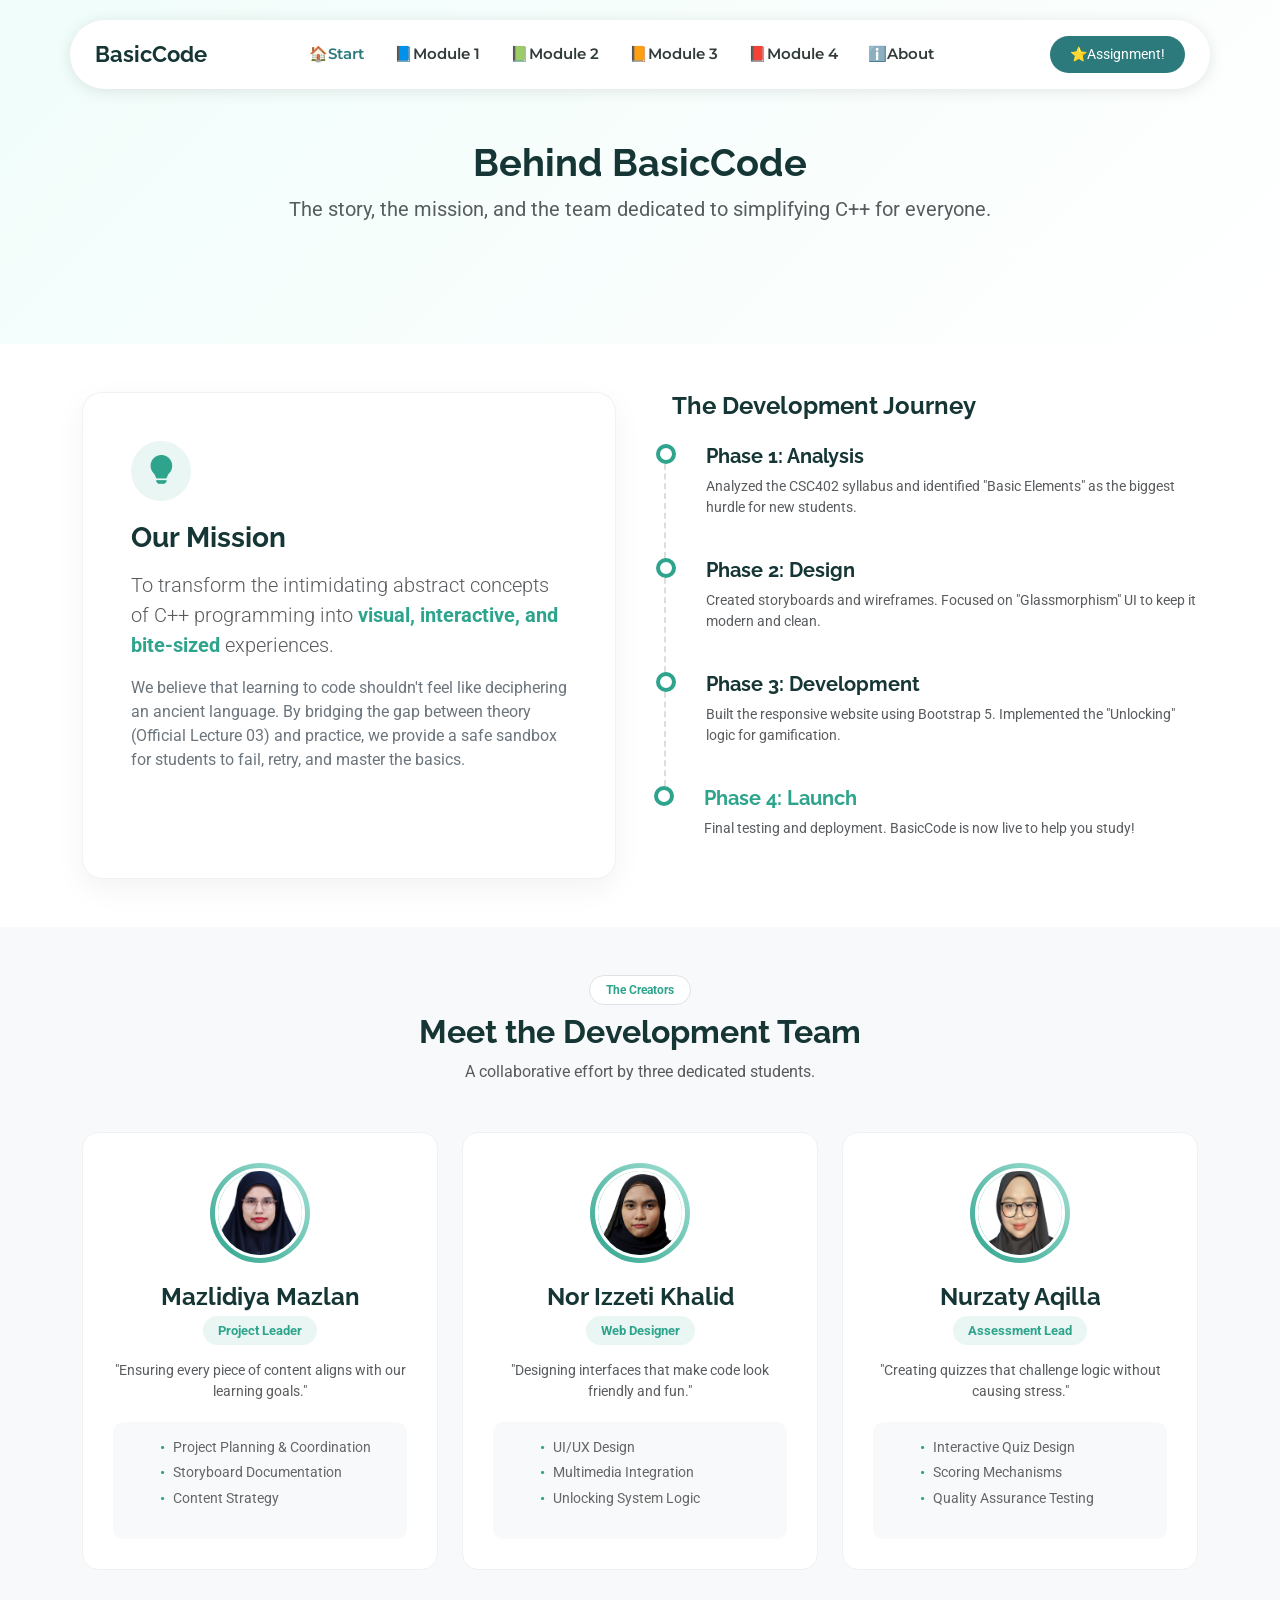
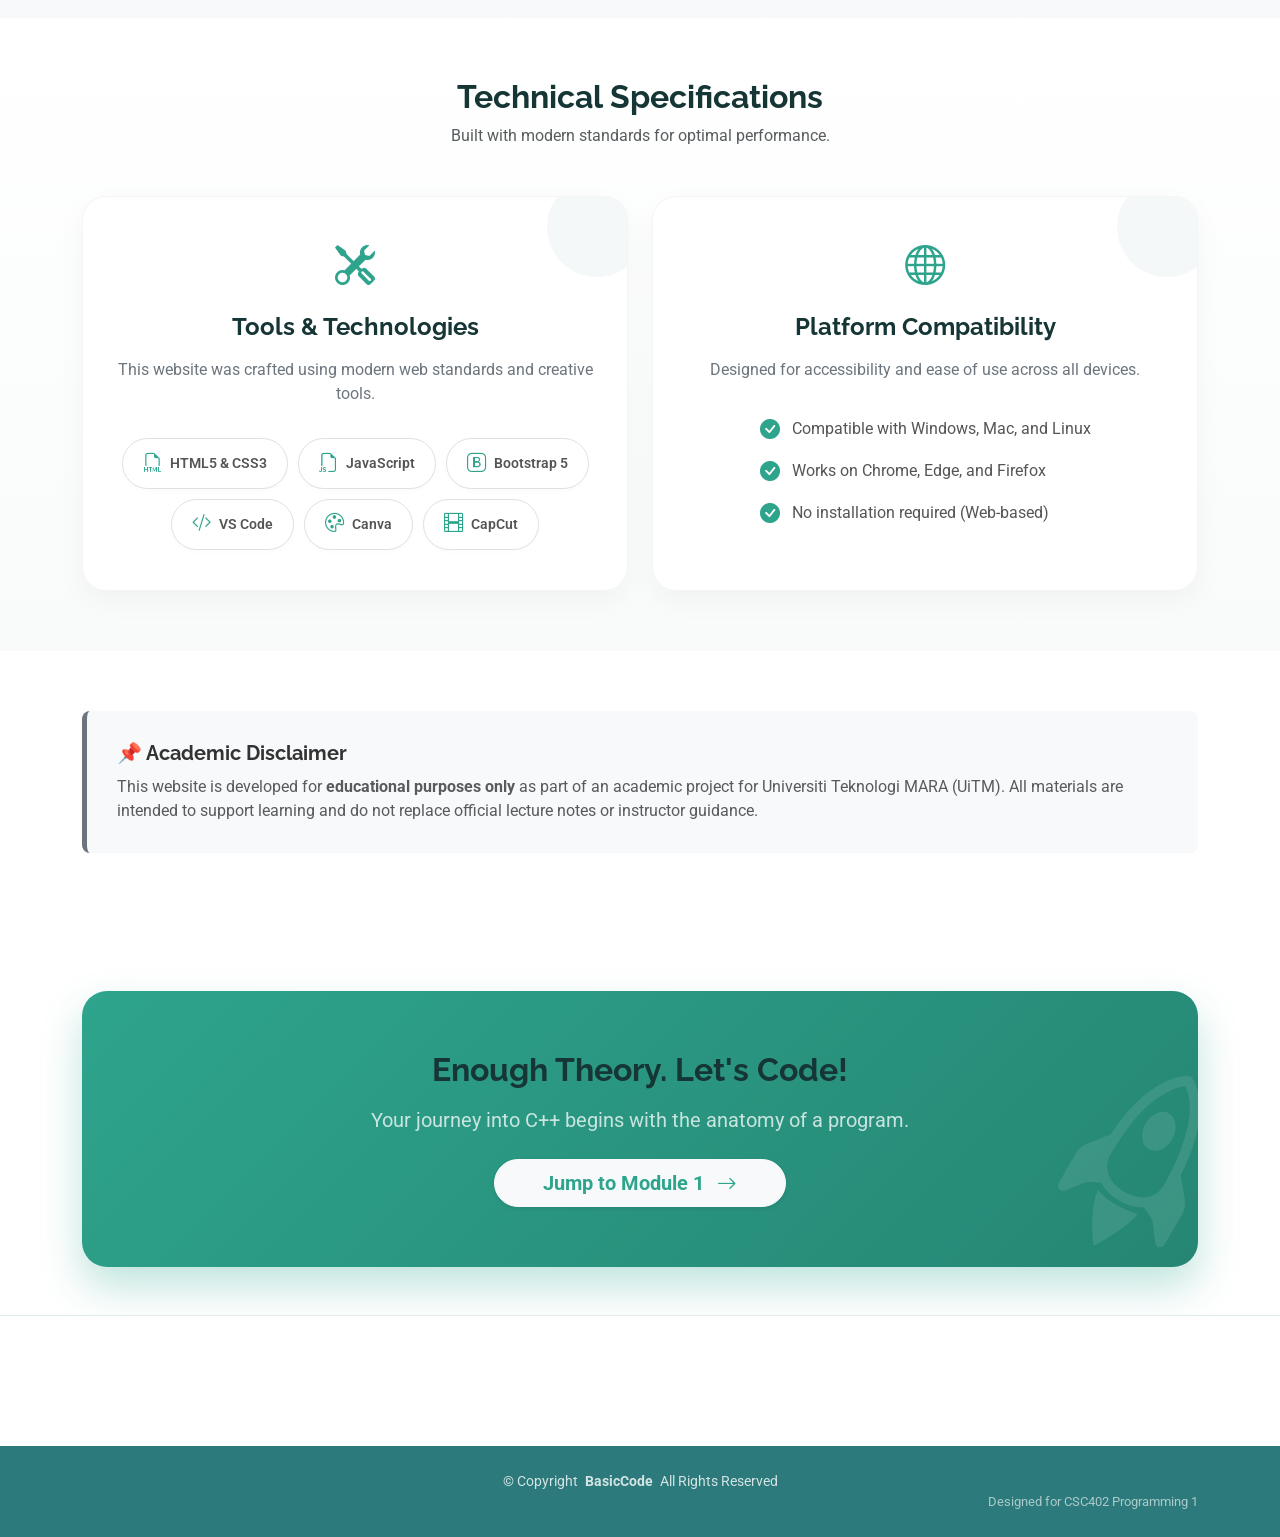
<file: about.html>
<!DOCTYPE html>
<html lang="en">

<head>
  <meta charset="utf-8">
  <meta content="width=device-width, initial-scale=1.0" name="viewport">
  <title>About</title>
  <meta name="description" content="">
  <meta name="keywords" content="">

  <link href="assets/img/favicon.png" rel="icon">
  <link href="assets/img/apple-touch-icon.png" rel="apple-touch-icon">

  <link href="https://fonts.googleapis.com" rel="preconnect">
  <link href="https://fonts.gstatic.com" rel="preconnect" crossorigin>
  <link href="https://fonts.googleapis.com/css2?family=Roboto:ital,wght@0,100;0,300;0,400;0,500;0,700;0,900;1,100;1,300;1,400;1,500;1,700;1,900&family=Montserrat:ital,wght@0,100;0,200;0,300;0,400;0,500;0,600;0,700;0,800;0,900;1,100;1,200;1,300;1,400;1,500;1,600;1,700;1,800;1,900&family=Raleway:ital,wght@0,100;0,200;0,300;0,400;0,500;0,600;0,700;0,800;0,900;1,100;1,200;1,300;1,400;1,500;1,600;1,700;1,800;1,900&display=swap" rel="stylesheet">

  <link href="assets/vendor/bootstrap/css/bootstrap.min.css" rel="stylesheet">
  <link href="assets/vendor/bootstrap-icons/bootstrap-icons.css" rel="stylesheet">
  <link href="assets/vendor/aos/aos.css" rel="stylesheet">
  <link href="assets/vendor/glightbox/css/glightbox.min.css" rel="stylesheet">
  <link href="assets/vendor/swiper/swiper-bundle.min.css" rel="stylesheet">
  <link href="assets/vendor/drift-zoom/drift-basic.css" rel="stylesheet">

  <link href="assets/css/main.css" rel="stylesheet">

  <style>
    /* --- Jump Section Styles --- */
.jump-card {
    background: linear-gradient(135deg, #2ea48d 0%, #258673 100%);
    border-radius: 25px;
    padding: 60px 40px;
    position: relative;
    overflow: hidden;
    box-shadow: 0 20px 40px rgba(46, 164, 141, 0.3);
}

.jump-btn {
    color: #2ea48d;
    transition: all 0.3s ease;
}
.jump-btn:hover {
    transform: scale(1.05);
    background: #fff;
    box-shadow: 0 10px 20px rgba(0,0,0,0.2);
}

.jump-bg-icon {
    position: absolute;
    right: -20px;
    bottom: -30px;
    font-size: 10rem;
    color: rgba(255, 255, 255, 0.1);
    transform: rotate(-15deg);
    pointer-events: none;
}
    /* =========================================
   LOCK POPUP STYLES 
   ========================================= */
    .popup {
      position: fixed;
      inset: 0;
      background: rgba(0, 0, 0, 0.7);
      display: flex;
      justify-content: center;
      align-items: center;
      z-index: 9999;
      transition: opacity 0.3s ease;
    }

    .popup.hidden {
      display: none;
      opacity: 0;
      pointer-events: none;
    }

    .popup-content {
      background: white;
      padding: 30px;
      border-radius: 15px;
      width: 90%;
      max-width: 400px;
      text-align: center;
      box-shadow: 0 10px 30px rgba(0, 0, 0, 0.3);
      position: relative;
      animation: popIn 0.3s ease-out;
    }

    @keyframes popIn {
      from {
        transform: scale(0.8);
        opacity: 0;
      }

      to {
        transform: scale(1);
        opacity: 1;
      }
    }

    .close-btn {
      position: absolute;
      top: 15px;
      right: 20px;
      font-size: 24px;
      cursor: pointer;
      color: #888;
    }

    .close-btn:hover {
      color: #ff4444;
    }

    .popup-content h3 {
      color: #e74c3c;
      margin-bottom: 15px;
      font-weight: 700;
    }

    .popup-content p {
      color: #555;
      margin-bottom: 20px;
    }

    .popup-btn-ok {
      background-color: #2ea48d;
      color: white;
      border: none;
      padding: 10px 25px;
      border-radius: 50px;
      font-weight: 600;
      cursor: pointer;
      transition: 0.3s;
    }

    .popup-btn-ok:hover {
      background-color: #258673;
      transform: translateY(-2px);
    }

    /* Team Card Styles */
    .team-preview .team-member {
      position: relative;
      height: 400px;
      width: 100%;
      background-color: #ffffff;
      border: 1px solid #e0e0e0;
      border-radius: 15px;
      display: flex;
      align-items: center;
      justify-content: center;
      overflow: hidden;
      perspective: 1000px;
      transition: all 0.8s cubic-bezier(0.175, 0.885, 0.32, 1.275);
      box-shadow: 0 5px 15px rgba(0, 0, 0, 0.05);
    }

    .team-preview .team-member:hover {
      transform: scale(1.05);
      box-shadow: 0 8px 16px rgba(0, 0, 0, 0.2);
      border-color: #22c55e;
      background-color: #ffffff;
    }

    .team-preview .team-member .initial-view {
      width: 100%;
      display: flex;
      flex-direction: column;
      align-items: center;
      justify-content: center;
      transition: all 0.6s cubic-bezier(0.175, 0.885, 0.32, 1.275);
    }

    .team-preview .team-member:hover .initial-view {
      transform: scale(0);
      opacity: 0;
    }

    .team-preview .team-member .member-details {
      position: absolute;
      top: 0;
      left: 0;
      width: 100%;
      height: 100%;
      padding: 25px;
      box-sizing: border-box;
      background-color: #ffffff;
      transform: rotateX(-90deg);
      transform-origin: bottom;
      transition: all 0.6s cubic-bezier(0.175, 0.885, 0.32, 1.275);
      display: flex;
      flex-direction: column;
      justify-content: center;
      text-align: left;
    }

    .team-preview .team-member:hover .member-details {
      transform: rotateX(0deg);
    }

    .team-preview .member-image {
      width: 120px;
      height: 120px;
      border-radius: 50%;
      overflow: hidden;
      margin-bottom: 1.5rem;
      border: 4px solid var(--accent-color);
    }

    .team-preview .member-image img {
      width: 100%;
      height: 100%;
      object-fit: cover;
    }

    .team-preview h5 {
      font-weight: 700;
      margin-bottom: 5px;
      color: var(--heading-color);
      font-size: 1.25rem;
    }

    .team-preview span {
      color: var(--accent-color);
      font-size: 0.9rem;
      font-weight: 500;
    }

    .member-details h4 {
      color: #22c55e;
      font-weight: 700;
      margin-bottom: 15px;
      border-bottom: 1px solid #eee;
      padding-bottom: 10px;
      font-size: 1.1rem;
    }

    .member-details ul {
      list-style: none;
      padding-left: 0;
      margin: 0;
    }

    .member-details ul li {
      font-size: 0.9rem;
      margin-bottom: 8px;
      color: #555;
      padding-left: 20px;
      position: relative;
    }

    .member-details ul li::before {
      content: "✓";
      color: #22c55e;
      position: absolute;
      left: 0;
      font-weight: bold;
    }

    /* Learning Objectives */
    .learning-objectives {
      background-color: #f9fbfb;
      padding: 80px 0;
    }

    .objective-card {
      background: white;
      padding: 30px 25px;
      border-radius: 20px;
      position: relative;
      overflow: hidden;
      height: 100%;
      border: 1px solid rgba(0, 0, 0, 0.05);
      box-shadow: 0 10px 30px rgba(0, 0, 0, 0.05);
      transition: all 0.4s ease;
      z-index: 1;
    }

    .objective-card:hover {
      transform: translateY(-10px);
      box-shadow: 0 20px 40px rgba(0, 0, 0, 0.12);
    }

    .card-number {
      position: absolute;
      top: -10px;
      right: 15px;
      font-size: 5rem;
      font-weight: 900;
      color: rgba(0, 0, 0, 0.03);
      z-index: -1;
      font-family: var(--heading-font);
      transition: color 0.3s;
    }

    .objective-card:hover .card-number {
      color: rgba(0, 0, 0, 0.08);
    }

    .objective-card .icon-wrapper {
      width: 60px;
      height: 60px;
      border-radius: 50%;
      display: flex;
      align-items: center;
      justify-content: center;
      font-size: 1.5rem;
      margin-bottom: 20px;
      transition: transform 0.4s cubic-bezier(0.175, 0.885, 0.32, 1.275);
    }

    .objective-card:hover .icon-wrapper {
      transform: scale(1.1) rotate(5deg);
    }

    .objective-card h3 {
      font-size: 1.25rem;
      font-weight: 700;
      margin-bottom: 15px;
      color: var(--heading-color);
    }

    .objective-card p {
      font-size: 0.95rem;
      color: #6c757d;
      line-height: 1.6;
      margin-bottom: 15px;
    }

    .progress-line {
      position: absolute;
      bottom: 0;
      left: 0;
      width: 0%;
      height: 4px;
      transition: width 0.5s ease;
    }

    .objective-card:hover .progress-line {
      width: 100%;
    }

    .card-blue .icon-wrapper { background: rgba(13, 110, 253, 0.1); color: #0d6efd; }
    .card-blue .progress-line { background: #0d6efd; }
    .card-teal .icon-wrapper { background: rgba(44, 122, 123, 0.1); color: var(--accent-color); }
    .card-teal .progress-line { background: var(--accent-color); }
    .card-orange .icon-wrapper { background: rgba(253, 126, 20, 0.1); color: #fd7e14; }
    .card-orange .progress-line { background: #fd7e14; }
    .card-purple .icon-wrapper { background: rgba(111, 66, 193, 0.1); color: #6f42c1; }
    .card-purple .progress-line { background: #6f42c1; }

    /* Intro Card */
    .intro-card {
      background: #ffffff;
      border-radius: 20px;
      box-shadow: 0 15px 40px rgba(0, 0, 0, 0.08);
      border: 1px solid rgba(0, 0, 0, 0.05);
      padding: 40px 20px;
      position: relative;
    }

    .code-bg-pattern {
      position: absolute;
      top: 0;
      right: 0;
      width: 100%;
      height: 100%;
      z-index: 1;
      pointer-events: none;
      opacity: 0.05;
      overflow: hidden;
      display: flex;
      flex-wrap: wrap;
      justify-content: space-around;
      align-items: center;
      font-family: monospace;
      font-size: 5rem;
      color: var(--heading-color);
    }

    .bg-accent {
      background-color: var(--accent-color);
      color: white;
      font-weight: 500;
      letter-spacing: 0.5px;
    }

    .intro-title {
      font-weight: 800;
      color: var(--heading-color);
    }

    .highlight-text {
      color: var(--accent-color);
      position: relative;
      display: inline-block;
    }

    .highlight-text::after {
      content: '';
      position: absolute;
      bottom: 2px;
      left: 0;
      width: 100%;
      height: 8px;
      background-color: rgba(44, 122, 123, 0.2);
      z-index: -1;
      border-radius: 4px;
    }

    .features-stack {
      display: flex;
      flex-direction: column;
      gap: 20px;
    }

    .feature-pill {
      display: flex;
      align-items: center;
      background: white;
      padding: 15px 20px;
      border-radius: 15px;
      box-shadow: 0 5px 15px rgba(0, 0, 0, 0.05);
      transition: all 0.3s cubic-bezier(0.175, 0.885, 0.32, 1.275);
      border-left: 5px solid transparent;
      cursor: default;
    }

    .feature-pill:hover {
      transform: translateX(-10px) scale(1.02);
      box-shadow: 0 8px 25px rgba(0, 0, 0, 0.1);
    }

    .feature-pill .icon-box {
      font-size: 2rem;
      margin-right: 20px;
      display: flex;
      align-items: center;
    }

    .feature-pill .text-box h5 {
      margin: 0;
      font-size: 1.1rem;
      font-weight: 700;
      color: var(--heading-color);
    }

    .feature-pill .text-box small {
      color: #6c757d;
      font-size: 0.9rem;
    }

    .pill-video { border-left-color: #ff5722; }
    .pill-video .icon-box { color: #ff5722; }
    .pill-notes { border-left-color: #2c7a7b; }
    .pill-notes .icon-box { color: #2c7a7b; }
    .pill-quiz { border-left-color: #673ab7; }
    .pill-quiz .icon-box { color: #673ab7; }

    .section-badge {
      display: inline-flex;
      align-items: center;
      gap: 10px;
      background-color: rgba(46, 164, 141, 0.1);
      color: #2ea48d;
      padding: 8px 16px;
      border-radius: 50px;
      font-weight: 600;
      font-size: 0.9rem;
      margin-bottom: 20px;
    }

    .about .card {
      border: none;
      border-radius: 20px;
      background: linear-gradient(145deg, #ffffff, #f0fdfa);
      transition: transform 0.3s ease, box-shadow 0.3s ease;
    }

    .about .card:hover {
      transform: translateY(-5px);
      box-shadow: 0 15px 30px rgba(46, 164, 141, 0.1) !important;
    }

    .about .icon-box {
      width: 80px;
      height: 80px;
      display: flex;
      align-items: center;
      justify-content: center;
      background-color: #fff;
      border-radius: 50%;
      box-shadow: 0 5px 15px rgba(0, 0, 0, 0.05);
      margin: 0 auto 15px auto;
    }

    .about .bi-check-circle-fill {
      color: #2ea48d;
    }

    /* Tools & Technologies */
    .tools-section {
      background: linear-gradient(to bottom, #ffffff, #f9fbfb);
    }

    .interactive-card {
      background: #ffffff;
      border-radius: 24px;
      padding: 40px 30px;
      height: 100%;
      text-align: center;
      position: relative;
      border: 1px solid rgba(0, 0, 0, 0.04);
      box-shadow: 0 10px 30px rgba(0, 0, 0, 0.04);
      transition: all 0.4s cubic-bezier(0.175, 0.885, 0.32, 1.275);
      overflow: hidden;
    }

    .interactive-card:hover {
      transform: translateY(-10px);
      box-shadow: 0 20px 50px rgba(46, 164, 141, 0.15);
      border-color: #2ea48d;
    }

    .interactive-card::before {
      content: '';
      position: absolute;
      top: -20px;
      right: -20px;
      width: 100px;
      height: 100px;
      background: var(--accent-color);
      opacity: 0.05;
      border-radius: 50%;
      transition: all 0.5s ease;
    }

    .interactive-card:hover::before {
      transform: scale(1.5);
      opacity: 0.1;
    }

    .interactive-card h3 {
      font-size: 1.5rem;
      font-weight: 700;
      color: var(--heading-color);
      margin-bottom: 1rem;
    }

    .interactive-card p {
      color: #6c757d;
      margin-bottom: 2rem;
    }

    .tech-badge-container {
      display: flex;
      flex-wrap: wrap;
      justify-content: center;
      gap: 10px;
    }

    .tech-badge {
      display: inline-flex;
      align-items: center;
      padding: 10px 20px;
      margin: 0;
      background: #ffffff;
      border: 1px solid #e0e0e0;
      border-radius: 50px;
      color: #555;
      font-weight: 600;
      font-size: 0.9rem;
      transition: all 0.3s ease;
      box-shadow: 0 2px 5px rgba(0, 0, 0, 0.02);
    }

    .tech-badge i {
      margin-right: 8px;
      color: #2ea48d;
      font-size: 1.2rem;
    }

    .tech-badge:hover {
      transform: translateY(-3px);
      border-color: #2ea48d;
      color: #2ea48d;
      box-shadow: 0 5px 15px rgba(46, 164, 141, 0.15);
    }

    .custom-check-list {
      list-style: none;
      padding: 0;
      margin: 0;
      display: inline-block;
      text-align: left;
    }

    .custom-check-list li {
      margin-bottom: 12px;
      color: #555;
      font-size: 1rem;
      display: flex;
      align-items: center;
    }

    .custom-check-list li i {
      color: #2ea48d;
      font-size: 1.25rem;
      margin-right: 12px;
      flex-shrink: 0;
    }

    /* FAQ */
    #faq .accordion-item {
      border: 1px solid #e0e0e0;
      border-radius: 10px;
      margin-bottom: 15px;
      overflow: hidden;
      background-color: #fff;
    }

    #faq .accordion-button {
      font-weight: 600;
      color: #333;
      background-color: #fff;
      box-shadow: none;
      padding: 20px;
    }

    #faq .accordion-button:not(.collapsed) {
      color: #2ea48d;
      background-color: #f0fdfa;
    }

    #faq .accordion-button:focus {
      box-shadow: none;
      border-color: rgba(46, 164, 141, 0.5);
    }

    #faq .accordion-body {
      font-size: 0.95rem;
      color: #666;
      line-height: 1.6;
    }

    /* Disclaimer */
    .disclaimer-box {
      background-color: #f8f9fa;
      border-left: 5px solid #6c757d;
      padding: 30px;
      border-radius: 8px;
      margin-bottom: 30px;
    }

    .disclaimer-box h5 {
      font-weight: 700;
      color: #333;
      margin-bottom: 10px;
    }

    
    /* --- General Page Styling --- */
    .page-title {
        background: linear-gradient(135deg, #f0fdfa 0%, #ffffff 100%);
        padding: 60px 0 40px;
        margin-bottom: 0;
    }
    .text-accent { color: #2ea48d; }
    
    /* --- Mission Card --- */
    .mission-card {
        background: #fff;
        border-radius: 20px;
        box-shadow: 0 10px 30px rgba(0,0,0,0.05);
        overflow: hidden;
        border: 1px solid rgba(0,0,0,0.05);
    }
    .mission-icon {
        width: 60px; height: 60px;
        background: rgba(46, 164, 141, 0.1);
        color: #2ea48d;
        border-radius: 50%;
        display: flex; align-items: center; justify-content: center;
        font-size: 1.8rem;
        margin-bottom: 20px;
    }

    /* --- Timeline Section (New) --- */
    .timeline-step {
        position: relative;
        padding-bottom: 40px;
        padding-left: 40px;
        border-left: 2px dashed #ddd;
    }
    .timeline-step:last-child { border-left: none; }
    .timeline-step::before {
        content: '';
        position: absolute;
        left: -10px; top: 0;
        width: 20px; height: 20px;
        border-radius: 50%;
        background: #fff;
        border: 4px solid #2ea48d;
    }
    .timeline-step:hover::before {
        background: #2ea48d;
        box-shadow: 0 0 0 5px rgba(46, 164, 141, 0.2);
        transition: all 0.3s ease;
    }

    /* --- Team Profile Cards (Redesigned) --- */
    .team-card {
        background: #ffffff;
        border-radius: 16px;
        padding: 30px;
        text-align: center;
        transition: all 0.4s ease;
        border: 1px solid #f0f0f0;
        position: relative;
        overflow: hidden;
    }
    .team-card:hover {
        transform: translateY(-10px);
        box-shadow: 0 20px 40px rgba(0,0,0,0.08);
        border-color: #2ea48d;
    }
    .team-card::before {
        content: "";
        position: absolute;
        top: 0; left: 0; width: 100%; height: 5px;
        background: #2ea48d;
        transform: scaleX(0);
        transition: transform 0.4s ease;
    }
    .team-card:hover::before { transform: scaleX(1); }
    
    .member-img-box {
        width: 100px; height: 100px;
        margin: 0 auto 20px;
        border-radius: 50%;
        padding: 5px;
        background: linear-gradient(45deg, #2ea48d, #a7e2d6);
    }
    .member-img-box img {
        width: 100%; height: 100%;
        border-radius: 50%;
        object-fit: cover;
        border: 3px solid #fff;
    }
    .role-badge {
        background: rgba(46, 164, 141, 0.1);
        color: #2ea48d;
        padding: 5px 15px;
        border-radius: 20px;
        font-size: 0.8rem;
        font-weight: 700;
        display: inline-block;
        margin-bottom: 15px;
    }
    .task-list {
        text-align: left;
        background: #f8f9fa;
        padding: 15px;
        border-radius: 10px;
        margin-top: 20px;
    }
    .task-list li {
        font-size: 0.85rem;
        color: #666;
        margin-bottom: 5px;
        list-style: none;
        display: flex;
        align-items: start;
    }
    .task-list li::before {
        content: "•";
        color: #2ea48d;
        font-weight: bold;
        margin-right: 8px;
    }

    /* --- Existing Styles Preserved for Tech Specs --- */
    .tools-section { background: linear-gradient(to bottom, #ffffff, #f9fbfb); }
    .interactive-card {
        background: #ffffff; border-radius: 24px; padding: 40px 30px; height: 100%;
        text-align: center; position: relative; border: 1px solid rgba(0, 0, 0, 0.04);
        box-shadow: 0 10px 30px rgba(0, 0, 0, 0.04); transition: all 0.4s cubic-bezier(0.175, 0.885, 0.32, 1.275);
    }
    .interactive-card:hover { transform: translateY(-10px); box-shadow: 0 20px 50px rgba(46, 164, 141, 0.15); border-color: #2ea48d; }
    .tech-badge-container { display: flex; flex-wrap: wrap; justify-content: center; gap: 10px; }
    .tech-badge { display: inline-flex; align-items: center; padding: 10px 20px; margin: 0; background: #ffffff; border: 1px solid #e0e0e0; border-radius: 50px; color: #555; font-weight: 600; font-size: 0.9rem; transition: all 0.3s ease; box-shadow: 0 2px 5px rgba(0, 0, 0, 0.02); }
    .tech-badge i { margin-right: 8px; color: #2ea48d; font-size: 1.2rem; }
    .custom-check-list { list-style: none; padding: 0; margin: 0; display: inline-block; text-align: left; }
    .custom-check-list li { margin-bottom: 12px; color: #555; font-size: 1rem; display: flex; align-items: center; }
    .custom-check-list li i { color: #2ea48d; font-size: 1.25rem; margin-right: 12px; flex-shrink: 0; }
    
    /* Disclaimer & Popup */
    .disclaimer-box { background-color: #f8f9fa; border-left: 5px solid #6c757d; padding: 30px; border-radius: 8px; margin-bottom: 30px; }
    .popup { position: fixed; inset: 0; background: rgba(0,0,0,0.5); display: flex; justify-content: center; align-items: center; z-index: 9999; }
    .popup.hidden { display: none; }
    .popup-content { background: white; padding: 20px; border-radius: 10px; width: 320px; text-align: center; box-shadow: 0 0 10px rgba(0,0,0,0.2); }
    .close-btn { float: right; font-size: 20px; cursor: pointer; }


  </style>
</head>

<body class="about-page">

  <header id="header" class="header d-flex align-items-center fixed-top">
    <div class="header-container container-fluid container-xl position-relative d-flex align-items-center justify-content-between">

      <a href="index.html" class="logo d-flex align-items-center me-auto me-xl-0">
        <h1 class="sitename">BasicCode</h1>
      </a>

      <nav id="navmenu" class="navmenu">
        <ul>
          <li><a href="index.html" class="active">🏠Start</a></li>
          <li><a href="module1.html">📘Module 1</a></li>
          <li><a href="module2.html"> 📗Module 2</a></li>
          <li><a href="module3.html">📙Module 3</a></li>
          <li><a href="module4.html">📕Module 4</a></li>
          <li><a href="about.html">ℹ️About</a></li>
        </ul>
        <i class="mobile-nav-toggle d-xl-none bi bi-list"></i>
      </nav>

      <a class="btn-getstarted" href="assignment.html">⭐Assignment!</a>

    </div>
  </header>

  <main class="main">

    <div class="page-title">
      <div class="heading">
        <div class="container">
          <div class="row d-flex justify-content-center text-center">
            <div class="col-lg-8">
              <h1 class="heading-title display-4 fw-bold">Behind BasicCode</h1>
              <p class="mb-0 text-muted fs-5">
                The story, the mission, and the team dedicated to simplifying C++ for everyone.
              </p>
            </div>
          </div>
        </div>
      </div>
    </div>

    <section class="section py-5">
      <div class="container" data-aos="fade-up">
        <div class="row g-5">
          <div class="col-lg-6">
            <div class="mission-card p-5 h-100">
              <div class="mission-icon">
                <i class="bi bi-lightbulb-fill"></i>
              </div>
              <h3 class="fw-bold mb-3">Our Mission</h3>
              <p class="lead text-muted">
                To transform the intimidating abstract concepts of C++ programming into 
                <span class="text-accent fw-bold">visual, interactive, and bite-sized</span> experiences.
              </p>
              <p class="text-secondary">
                We believe that learning to code shouldn't feel like deciphering an ancient language. 
                By bridging the gap between theory (Official Lecture 03) and practice, we provide a 
                safe sandbox for students to fail, retry, and master the basics.
              </p>
            </div>
          </div>

          <div class="col-lg-6">
            <h4 class="fw-bold mb-4 ps-2">The Development Journey</h4>
            <div class="timeline-step" data-aos="fade-left" data-aos-delay="100">
              <h5 class="fw-bold">Phase 1: Analysis</h5>
              <p class="small text-muted mb-0">Analyzed the CSC402 syllabus and identified "Basic Elements" as the biggest hurdle for new students.</p>
            </div>
            <div class="timeline-step" data-aos="fade-left" data-aos-delay="200">
              <h5 class="fw-bold">Phase 2: Design</h5>
              <p class="small text-muted mb-0">Created storyboards and wireframes. Focused on "Glassmorphism" UI to keep it modern and clean.</p>
            </div>
            <div class="timeline-step" data-aos="fade-left" data-aos-delay="300">
              <h5 class="fw-bold">Phase 3: Development</h5>
              <p class="small text-muted mb-0">Built the responsive website using Bootstrap 5. Implemented the "Unlocking" logic for gamification.</p>
            </div>
            <div class="timeline-step" data-aos="fade-left" data-aos-delay="400">
              <h5 class="fw-bold text-accent">Phase 4: Launch</h5>
              <p class="small text-muted mb-0">Final testing and deployment. BasicCode is now live to help you study!</p>
            </div>
          </div>
        </div>
      </div>
    </section>

    

    <section class="section bg-light py-5">
      <div class="container" data-aos="fade-up">
        <div class="section-header text-center mb-5">
          <span class="badge bg-white border text-accent px-3 py-2 rounded-pill fw-bold mb-2">The Creators</span>
          <h2 class="fw-bold">Meet the Development Team</h2>
          <p class="text-muted">A collaborative effort by three dedicated students.</p>
        </div>

        <div class="row g-4 justify-content-center">
          
          <div class="col-md-6 col-lg-4" data-aos="zoom-in" data-aos-delay="100">
            <div class="team-card">
              <div class="member-img-box">
                <img src="assets/img/lidiya.png" alt="Mazlidiya">
              </div>
              <h4 class="fw-bold mb-1">Mazlidiya Mazlan</h4>
              <span class="role-badge">Project Leader</span>
              <p class="small text-muted">"Ensuring every piece of content aligns with our learning goals."</p>
              
              <div class="task-list">
                <ul>
                  <li>Project Planning & Coordination</li>
                  <li>Storyboard Documentation</li>
                  <li>Content Strategy</li>
                </ul>
              </div>
            </div>
          </div>

          <div class="col-md-6 col-lg-4" data-aos="zoom-in" data-aos-delay="200">
            <div class="team-card">
              <div class="member-img-box">
                <img src="assets/img/izzet.png" alt="Nor Izzeti">
              </div>
              <h4 class="fw-bold mb-1">Nor Izzeti Khalid</h4>
              <span class="role-badge">Web Designer</span>
              <p class="small text-muted">"Designing interfaces that make code look friendly and fun."</p>
              
              <div class="task-list">
                <ul>
                  <li>UI/UX Design</li>
                  <li>Multimedia Integration</li>
                  <li>Unlocking System Logic</li>
                </ul>
              </div>
            </div>
          </div>

          <div class="col-md-6 col-lg-4" data-aos="zoom-in" data-aos-delay="300">
            <div class="team-card">
              <div class="member-img-box">
                <img src="assets/img/zaty.png" alt="Nurzaty">
              </div>
              <h4 class="fw-bold mb-1">Nurzaty Aqilla</h4>
              <span class="role-badge">Assessment Lead</span>
              <p class="small text-muted">"Creating quizzes that challenge logic without causing stress."</p>
              
              <div class="task-list">
                <ul>
                  <li>Interactive Quiz Design</li>
                  <li>Scoring Mechanisms</li>
                  <li>Quality Assurance Testing</li>
                </ul>
              </div>
            </div>
          </div>

        </div>
      </div>
    </section>

    <section class="section tools-section">
      <div class="container" data-aos="fade-up">
        <div class="section-header text-center mb-5">
          <h2 class="fw-bold">Technical Specifications</h2>
          <p class="text-muted">Built with modern standards for optimal performance.</p>
        </div>

        <div class="row gy-5 justify-content-center">
          <div class="col-lg-6 col-md-10" data-aos="fade-right" data-aos-delay="100">
            <div class="interactive-card">
              <div class="icon-box mb-3">
                <i class="bi bi-tools fs-1" style="color: #2ea48d;"></i>
              </div>
              <h3>Tools & Technologies</h3>
              <p>This website was crafted using modern web standards and creative tools.</p>
              <div class="tech-badge-container">
                <div class="tech-badge"><i class="bi bi-filetype-html"></i> HTML5 & CSS3</div>
                <div class="tech-badge"><i class="bi bi-filetype-js"></i> JavaScript</div>
                <div class="tech-badge"><i class="bi bi-bootstrap"></i> Bootstrap 5</div>
                <div class="tech-badge"><i class="bi bi-code-slash"></i> VS Code</div>
                <div class="tech-badge"><i class="bi bi-palette"></i> Canva</div>
                <div class="tech-badge"><i class="bi bi-film"></i> CapCut</div>
              </div>
            </div>
          </div>

          <div class="col-lg-6 col-md-10" data-aos="fade-left" data-aos-delay="200">
            <div class="interactive-card">
              <div class="icon-box mb-3">
                <i class="bi bi-globe fs-1" style="color: #2ea48d;"></i>
              </div>
              <h3>Platform Compatibility</h3>
              <p>Designed for accessibility and ease of use across all devices.</p>
              <ul class="custom-check-list">
                <li><i class="bi bi-check-circle-fill"></i> Compatible with Windows, Mac, and Linux</li>
                <li><i class="bi bi-check-circle-fill"></i> Works on Chrome, Edge, and Firefox</li>
                <li><i class="bi bi-check-circle-fill"></i> No installation required (Web-based)</li>
              </ul>
            </div>
          </div>
        </div>
      </div>
    </section>

    <section class="section">
      <div class="container" data-aos="fade-up">
        <div class="disclaimer-box">
          <h5>📌 Academic Disclaimer</h5>
          <p class="mb-0 text-muted">
            This website is developed for <strong>educational purposes only</strong> as part of an academic project for Universiti Teknologi MARA (UiTM). All materials are intended to support learning and do not replace official lecture notes or instructor guidance.
          </p>
        </div>
      </div>
    </section>

    <section class="section py-5">
  <div class="container" data-aos="zoom-in">
    <div class="jump-card text-center text-white">
      <div class="jump-content">
        <h2 class="fw-bold mb-3">Enough Theory. Let's Code!</h2>
        <p class="mb-4 opacity-75 fs-5">Your journey into C++ begins with the anatomy of a program.</p>
        <a href="module1.html" class="btn btn-light btn-lg rounded-pill px-5 fw-bold shadow-sm jump-btn">
          Jump to Module 1 <i class="bi bi-arrow-right ms-2"></i>
        </a>
      </div>
      <div class="jump-bg-icon"><i class="bi bi-rocket-takeoff"></i></div>
    </div>
  </div>
</section>

  </main>

  <footer id="footer" class="footer position-relative">
    <div class="footer-bottom">
      <div class="container">
        <div class="row align-items-center text-center">
          <div class="col-lg-12">
            <div class="copyright">
              <p>© <span>Copyright</span> <strong class="px-1 sitename">BasicCode</strong> <span>All Rights Reserved</span></p>
            </div>
            <div class="credits">
              Designed for CSC402 Programming 1
            </div>
          </div>
        </div>
      </div>
    </div>
  </footer>

  <a href="#" id="scroll-top" class="scroll-top d-flex align-items-center justify-content-center"><i class="bi bi-arrow-up-short"></i></a>

  <div id="preloader"></div>

  <div id="popup" class="popup hidden">
    <div class="popup-content">
      <span class="close-btn" id="closePopup">&times;</span>
      <div style="font-size: 3rem; margin-bottom: 10px;">🔒</div>
      <h3 id="popup-title">Module Locked</h3>
      <p id="popup-message">Please complete the previous module to proceed.</p>
      <button class="popup-btn-ok" onclick="document.getElementById('popup').classList.add('hidden')">Got it!</button>
    </div>
  </div>

  <script src="assets/vendor/bootstrap/js/bootstrap.bundle.min.js"></script>
  <script src="assets/vendor/php-email-form/validate.js"></script>
  <script src="assets/vendor/aos/aos.js"></script>
  <script src="assets/vendor/purecounter/purecounter_vanilla.js"></script>
  <script src="assets/vendor/glightbox/js/glightbox.min.js"></script>
  <script src="assets/vendor/swiper/swiper-bundle.min.js"></script>
  <script src="assets/vendor/drift-zoom/Drift.min.js"></script>

  <script src="assets/js/main.js"></script>

  <script>
    document.addEventListener('DOMContentLoaded', () => {

      // 1. SETUP POPUP ELEMENTS
      const popup = document.getElementById('popup');
      const popupTitle = document.getElementById('popup-title');
      const popupMessage = document.getElementById('popup-message');
      const closePopup = document.getElementById('closePopup');

      // Close popup logic
      if (closePopup) {
        closePopup.addEventListener('click', () => popup.classList.add('hidden'));
      }

      function showLockPopup(title, msg) {
        popupTitle.innerText = title;
        popupMessage.innerText = msg;
        popup.classList.remove('hidden');
      }

      // 2. CHECK SCORE FROM LOCAL STORAGE
      // We use localStorage so the browser "remembers" the score from Module 1
      const mod1Score = parseInt(localStorage.getItem('module1Score')) || 0;
      const PASS_THRESHOLD = 3; // Minimum score to unlock Module 2

      // 3. LOCKING LOGIC ON NAVIGATION CLICKS
      // Select Navbar links AND the Test Your Skills button
      const protectedLinks = document.querySelectorAll('#navmenu a, .btn-getstarted');

      protectedLinks.forEach(link => {
        link.addEventListener('click', (e) => {
          const href = link.getAttribute('href');

          // Ignore empty links or #
          if (!href || href === '#' || href === 'javascript:void(0)') return;

          // --- RULE 1: MODULE 2 LOCK ---
          if (href.includes('module2')) {
            if (mod1Score < PASS_THRESHOLD) {
              e.preventDefault(); // Stop navigation
              showLockPopup("Module 2 Locked", "You must score at least 3/5 in Module 1 to unlock this.");
            }
          }

          // --- RULE 2: MODULE 3 & 4 LOCK (Hard Locked) ---
          else if (href.includes('module3') || href.includes('module4')) {
            e.preventDefault();
            showLockPopup("Coming Soon", "This module is currently locked until you complete the previous modules.");
          }

          // --- RULE 3: ASSIGNMENT LOCK ---
          else if (href.includes('assignment')) {
            e.preventDefault();
            showLockPopup("Assignment Locked", "Master all 4 modules before taking the final assignment!");
          }

          // Note: index.html, about.html, and module1.html are always allowed.
        });
      });

    });
  </script>

</body>

</html>
</file>
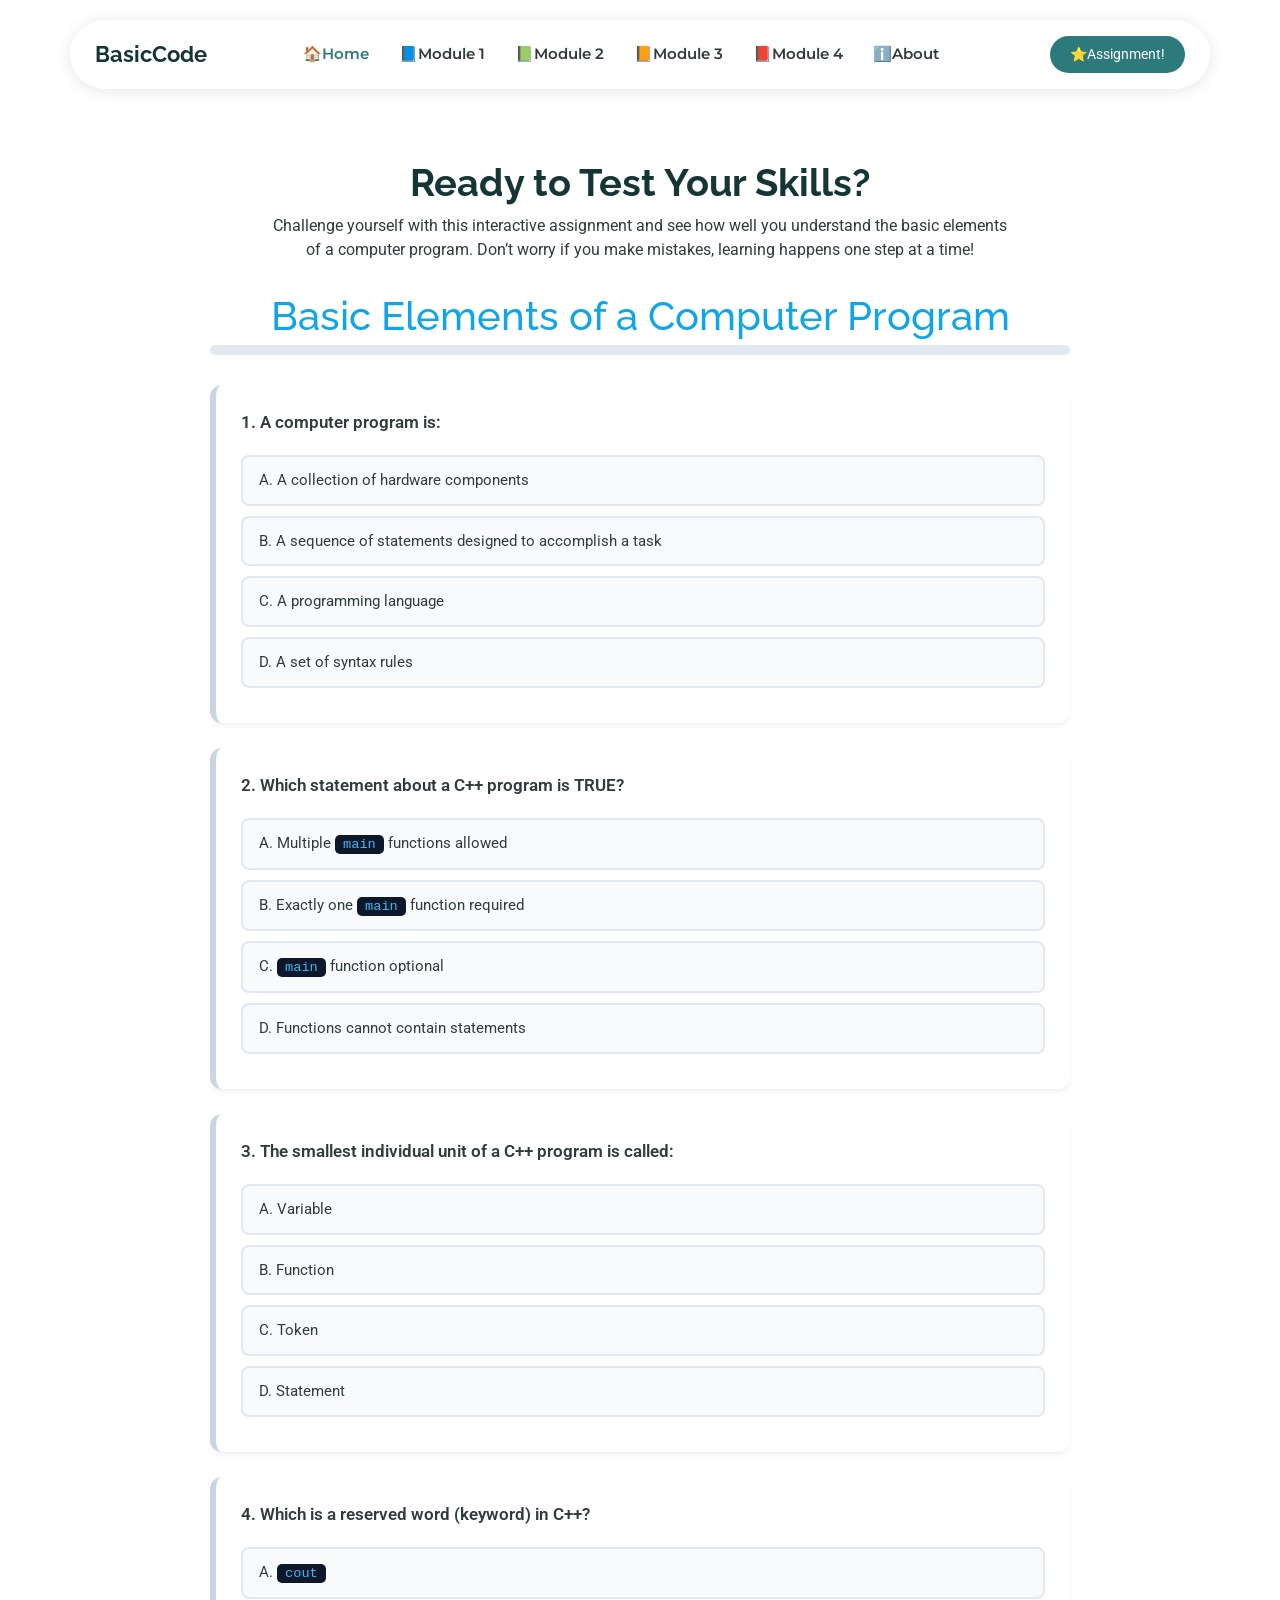
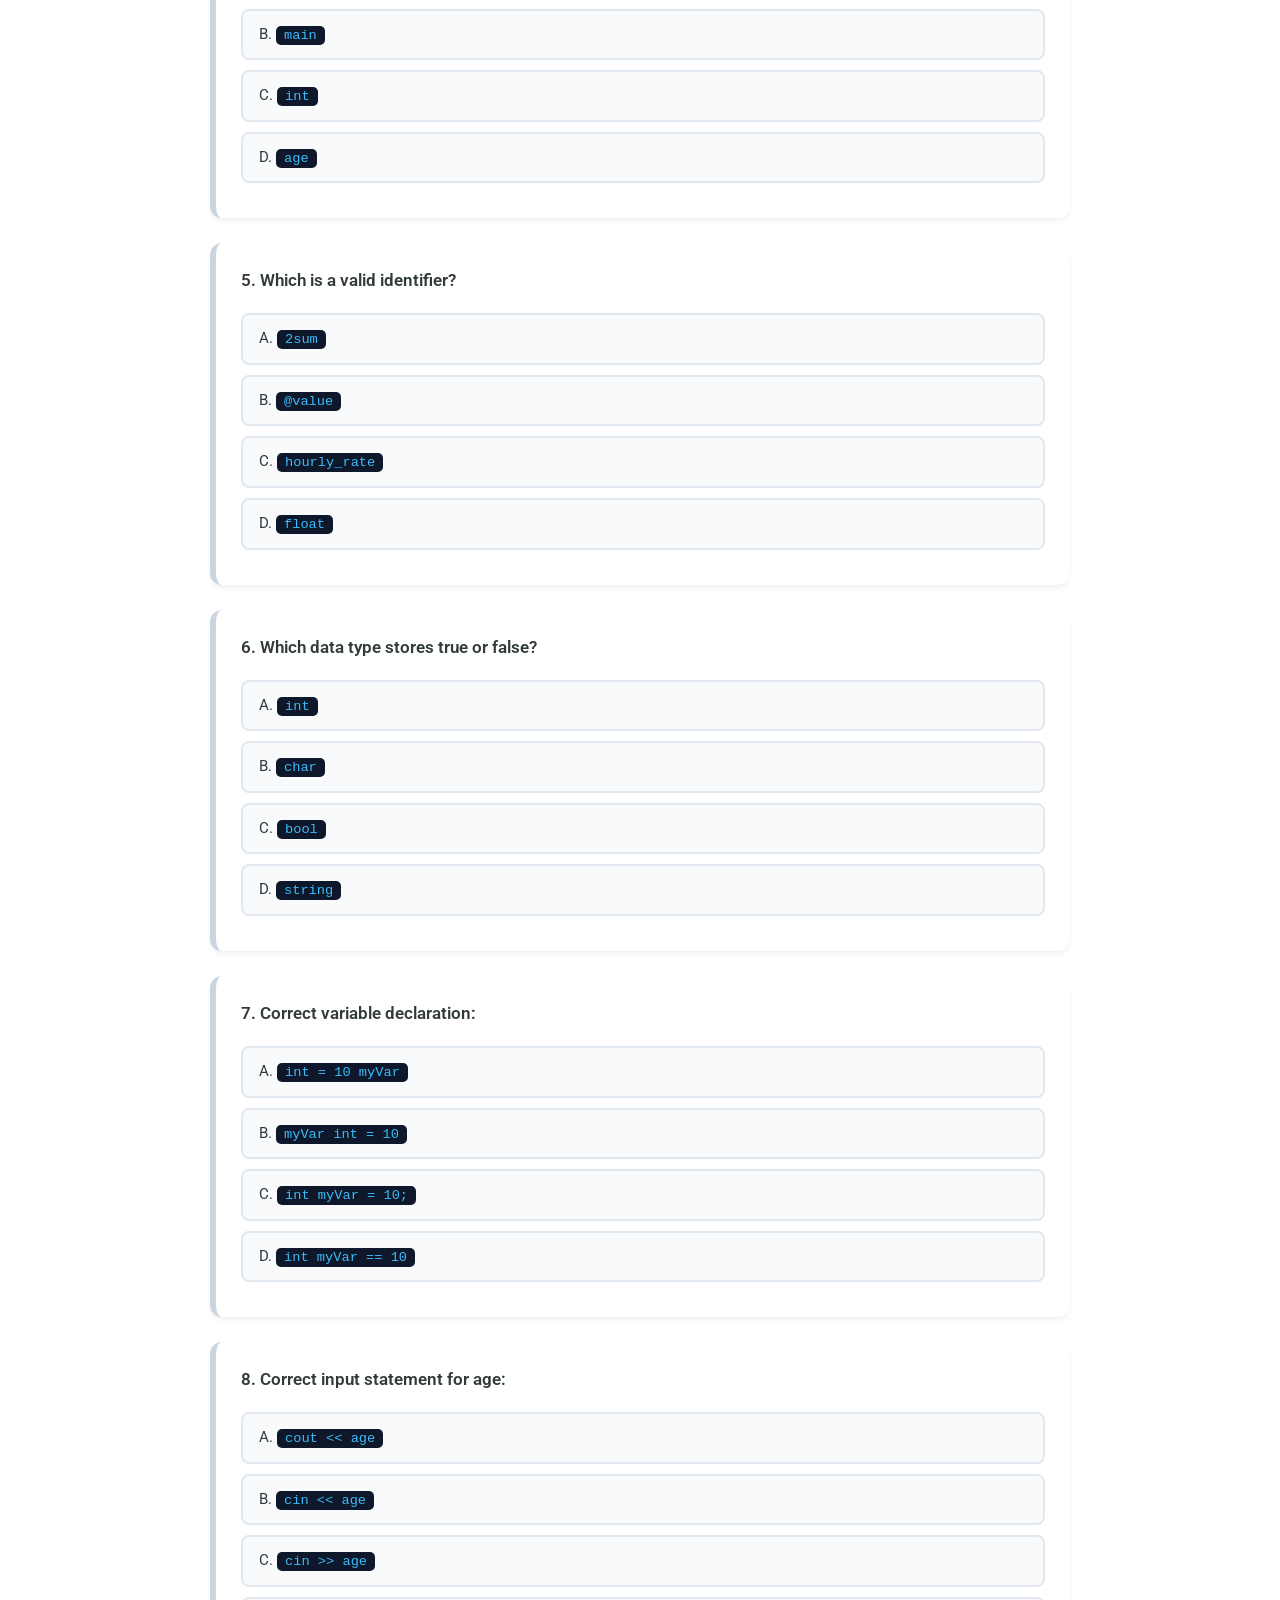
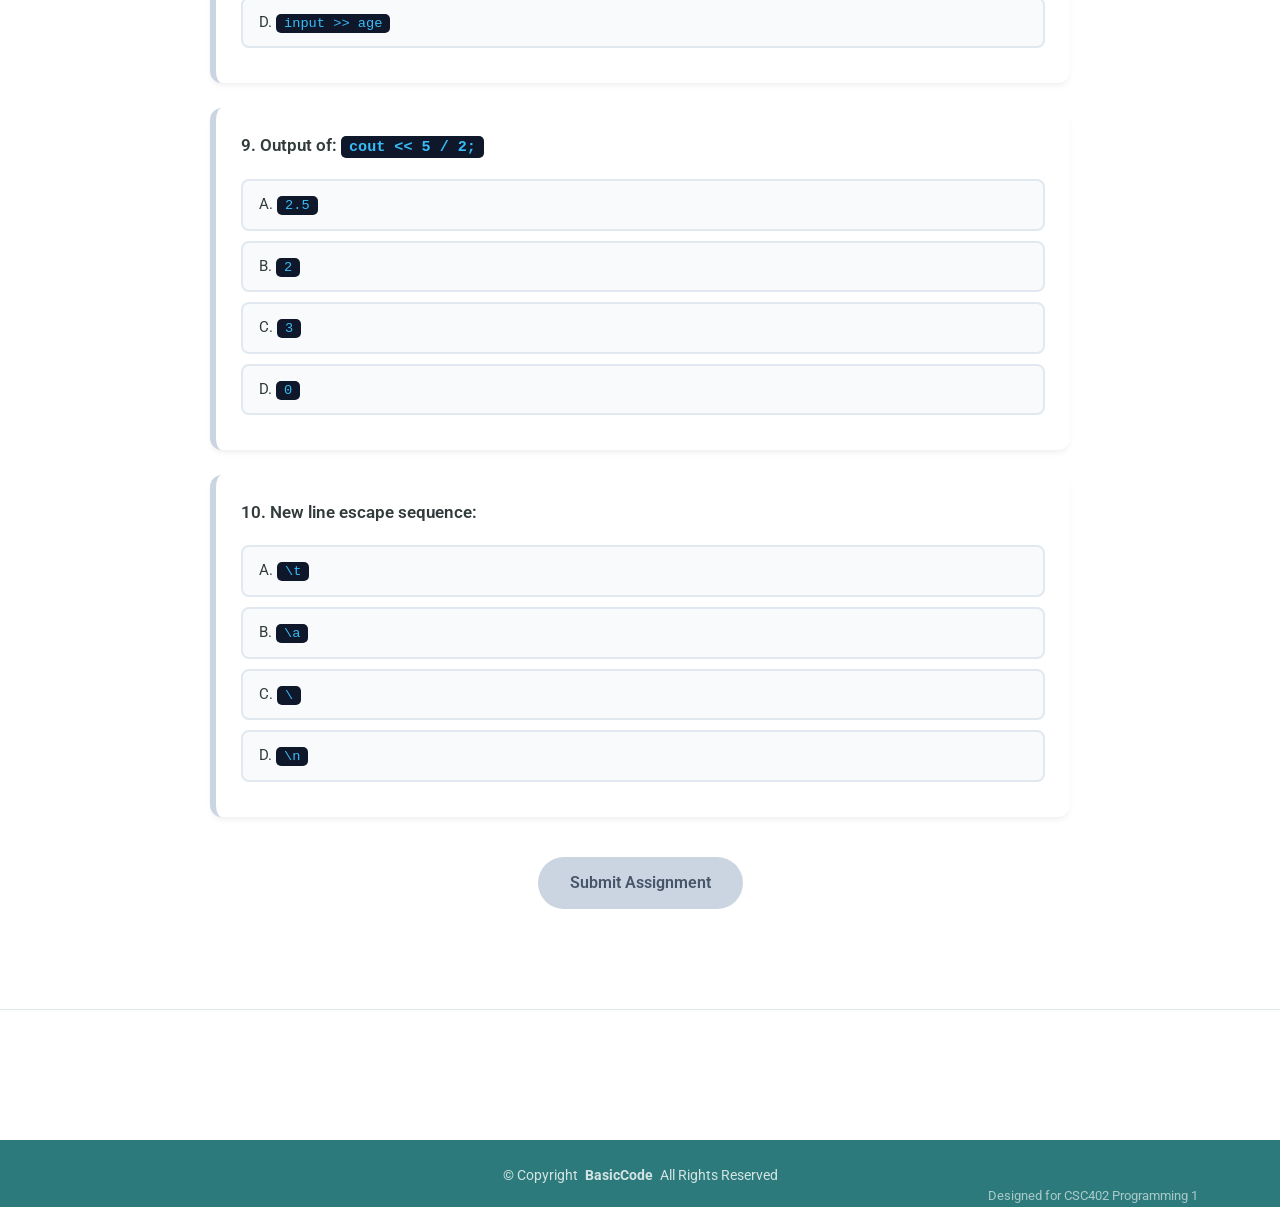
<file: assignment.html>
<!DOCTYPE html>
<html lang="en">

<head>
  <style>
/* ===== Global Styles (Renamed Classes) ===== */
body {
    background: #f1f5f9;
    color: #334155;
    font-family: "Inter", sans-serif;
    margin: 0;
}

/* === SPACER FIX: Overriding external template styles to reduce gap === */
.page-title {
    padding-bottom: 0 !important;
    margin-bottom: 0 !important;
}
.page-title .heading {
    padding-bottom: 20px !important; /* Reduced bottom space of the intro text */
}

/* Renamed: container -> quiz-wrapper-main */
.quiz-wrapper-main {
    max-width: 900px;
    margin: auto;
    /* FIX: Reduced top padding to 0 to remove the large gap */
    padding: 0px 20px 40px 20px; 
}

.quiz-wrapper-main h1 {
    text-align: center;
    color: #0ea5e9;
    margin-bottom: 5px;
    /* FIX: Ensure the title doesn't push itself down too far */
    margin-top: 10px; 
}

/* Renamed: subtitle -> sub-header-text-xyz */
.sub-header-text-xyz {
    text-align: center;
    color: #64748b;
    margin-bottom: 40px;
    font-size: 0.95rem;
}

/* ===== Coding Snippet Style ===== */
.quiz-wrapper-main code {
    background: #0f172a; /* Dark background */
    color: #38bdf8;      /* Cyan code text */
    font-family: "Fira Code", monospace;
    padding: 2px 8px;
    border-radius: 5px;
    font-size: 0.9em;
}

/* ===== Progress Bar (Renamed) ===== */
/* Renamed: progress-container -> prog-track-box */
.prog-track-box {
    background: #e2e8f0;
    border-radius: 20px;
    overflow: hidden;
    margin-bottom: 30px;
    height: 10px;
}

/* Renamed: progress-bar -> prog-fill-line */
.prog-fill-line {
    height: 100%;
    width: 0%;
    background: linear-gradient(90deg, #22c55e, #0ea5e9);
    transition: width 0.4s ease;
}

/* ===== Card Styling (Renamed) ===== */
/* Renamed: card -> question-block-item */
.question-block-item {
    background: #ffffff;
    border-left: 6px solid #cbd5e1;
    padding: 25px;
    border-radius: 12px;
    margin-bottom: 25px;
    box-shadow: 0 4px 6px -1px rgba(0, 0, 0, 0.05), 0 2px 4px -1px rgba(0, 0, 0, 0.03);
    
    /* Animation settings */
    opacity: 0;
    transform: translateY(20px);
    animation: anim-fade-up-custom 0.6s forwards;
}

.question-block-item:nth-child(n) {
    animation-delay: calc(0.1s * var(--i));
}

@keyframes anim-fade-up-custom {
    to {
        opacity: 1;
        transform: translateY(0);
    }
}

/* Feedback borders (Renamed) */
.question-block-item.status-right-answer { border-left-color: #22c55e; }
.question-block-item.status-wrong-answer { border-left-color: #ef4444; }

/* Renamed: question -> q-text-bold */
.q-text-bold {
    margin-bottom: 20px;
    font-weight: 600;
    font-size: 1.05rem;
}

/* ===== Options (Renamed) ===== */
/* Renamed: options -> choice-container-div */
.choice-container-div label {
    display: block;
    padding: 12px 16px;
    margin-bottom: 10px;
    border-radius: 8px;
    background: #f8fafc;
    border: 2px solid #e2e8f0;
    cursor: pointer;
    transition: all 0.2s ease;
    font-size: 0.95rem;
}

.choice-container-div label:hover {
    background: #f1f5f9;
    border-color: #cbd5e1;
}

.choice-container-div input { display: none; }

.choice-container-div input:checked + label {
    background: #0ea5e9;
    color: white;
    border-color: #0ea5e9;
}

.choice-container-div input:checked + label code {
    background: rgba(0,0,0,0.2);
    color: #fff;
}

/* After submit (Renamed) */
.choice-correct-green {
    background: #dcfce7 !important;
    border-color: #22c55e !important;
    color: #166534 !important;
}

.choice-wrong-red {
    background: #fee2e2 !important;
    border-color: #ef4444 !important;
    color: #991b1b !important;
}

/* ===== Buttons (Renamed) ===== */
.btn-group-area {
    text-align: center;
    margin-top: 40px;
    margin-bottom: 60px;
}

.btn-group-area button {
    padding: 14px 32px;
    border-radius: 50px;
    border: none;
    font-family: inherit;
    font-weight: 600;
    font-size: 16px;
    cursor: pointer;
    transition: transform 0.2s;
}

.btn-group-area button:active {
    transform: scale(0.98);
}

/* Renamed: submitBtn -> action-btn-submit-99 */
#action-btn-submit-99 {
    background: #cbd5e1;
    color: #475569;
    cursor: not-allowed;
}

/* Renamed: enabled -> state-active-btn */
#action-btn-submit-99.state-active-btn {
    background: #0ea5e9;
    color: white;
    cursor: pointer;
    box-shadow: 0 4px 12px rgba(14, 165, 233, 0.3);
}

/* Renamed: retryBtn -> action-btn-retry-99 */
#action-btn-retry-99 {
    background: #22c55e;
    color: white;
    display: none;
    box-shadow: 0 4px 12px rgba(34, 197, 94, 0.3);
}

/* ===== NEW: Result Card Styling ===== */
.result-card-container-99 {
    background: #ffffff;
    padding: 40px 30px;
    border-radius: 16px;
    box-shadow: 0 4px 20px rgba(0,0,0,0.08);
    text-align: center;
    max-width: 500px;
    margin: 20px auto 0; /* Auto margins to center */
    border: 1px solid #e2e8f0;
    display: none; /* Hidden by default, shown via JS */
    transition: all 0.3s ease;
    animation: popIn 0.5s cubic-bezier(0.175, 0.885, 0.32, 1.275);
}

/* Hover Effect */
.result-card-container-99:hover {
    transform: translateY(-8px);
    box-shadow: 0 15px 35px rgba(14, 165, 233, 0.15);
    border-color: #0ea5e9;
}

/* Score Text inside Card */
#final-score-display {
    font-size: 2.5rem;
    font-weight: 800;
    color: #0ea5e9; /* Theme Blue */
    margin: 0;
    line-height: 1.2;
}

/* Message Text inside Card */
#motivational-msg-text {
    margin-top: 15px;
    font-size: 1.1rem;
    color: #64748b;
    font-weight: 500;
}

@keyframes popIn {
    0% { opacity: 0; transform: scale(0.8) translateY(20px); }
    100% { opacity: 1; transform: scale(1) translateY(0); }
}

/* ===== NEW: Explanation Box Style ===== */
.explanation-box {
    margin-top: 15px;
    padding: 15px;
    background-color: #f0f9ff; /* Very light blue */
    border-left: 5px solid #0ea5e9; /* Matches Theme Blue */
    border-radius: 6px;
    font-size: 0.95rem;
    color: #475569;
    line-height: 1.5;
    display: none; /* Hidden by default */
    animation: slide-in 0.4s ease-out;
}

.explanation-title {
    display: block;
    font-weight: 700;
    color: #0369a1;
    margin-bottom: 5px;
    text-transform: uppercase;
    font-size: 0.8rem;
    letter-spacing: 0.5px;
}

@keyframes slide-in {
    from { opacity: 0; transform: translateY(-5px); }
    to { opacity: 1; transform: translateY(0); }
}
</style>

  <meta charset="utf-8">
  <meta content="width=device-width, initial-scale=1.0" name="viewport">
  <title>Assignment</title>
  <meta name="description" content="">
  <meta name="keywords" content="">

  <link href="assets/img/favicon.png" rel="icon">
  <link href="assets/img/apple-touch-icon.png" rel="apple-touch-icon">

  <link href="https://fonts.googleapis.com" rel="preconnect">
  <link href="https://fonts.gstatic.com" rel="preconnect" crossorigin>
  <link href="https://fonts.googleapis.com/css2?family=Roboto:ital,wght@0,100;0,300;0,400;0,500;0,700;0,900;1,100;1,300;1,400;1,500;1,700;1,900&family=Montserrat:ital,wght@0,100;0,200;0,300;0,400;0,500;0,600;0,700;0,800;0,900;1,100;1,200;1,300;1,400;1,500;1,600;1,700;1,800;1,900&family=Raleway:ital,wght@0,100;0,200;0,300;0,400;0,500;0,600;0,700;0,800;0,900;1,100;1,200;1,300;1,400;1,500;1,600;1,700;1,800;1,900&display=swap" rel="stylesheet">

  <link href="assets/vendor/bootstrap/css/bootstrap.min.css" rel="stylesheet">
  <link href="assets/vendor/bootstrap-icons/bootstrap-icons.css" rel="stylesheet">
  <link href="assets/vendor/aos/aos.css" rel="stylesheet">
  <link href="assets/vendor/glightbox/css/glightbox.min.css" rel="stylesheet">
  <link href="assets/vendor/swiper/swiper-bundle.min.css" rel="stylesheet">
  <link href="assets/vendor/drift-zoom/drift-basic.css" rel="stylesheet">

  <link href="assets/css/main.css" rel="stylesheet">

  </head>

<body class="about-page">

  <header id="header" class="header d-flex align-items-center fixed-top">
    <div class="header-container container-fluid container-xl position-relative d-flex align-items-center justify-content-between">

      <a href="index.html" class="logo d-flex align-items-center me-auto me-xl-0">
        <h1 class="sitename">BasicCode</h1>
      </a>

      <nav id="navmenu" class="navmenu">
        <ul>
          <li><a href="index.html" class="active">🏠Home</a></li>
        
          <li><a href="module1.html">📘Module 1</a></li>
          <li><a href="module2.html"> 📗Module 2</a></li>
          <li><a href="module3.html">📙Module 3</a></li>
          <li><a href="module4.html">📕Module 4</a></li>
          <li><a href="about.html">ℹ️About</a></li>
        </ul>
        <i class="mobile-nav-toggle d-xl-none bi bi-list"></i>
      </nav>

      <a class="btn-getstarted" href="assignment.html">⭐Assignment!</a>

    </div>
  </header>

  <main class="main">

    <div class="page-title">
      <div class="heading">
        <div class="container">
          <div class="row d-flex justify-content-center text-center">
            <div class="col-lg-8">
              <h1 class="heading-title">Ready to Test Your Skills?</h1>
              <p class="mb-0">
                Challenge yourself with this interactive assignment and see how well you understand the basic 
                elements of a computer program. Don’t worry if you make mistakes, learning happens one step at a time!
              </p>
            </div>
          </div>
        </div>
      </div>
      
    </div><div class="quiz-wrapper-main">
    <h1>Basic Elements of a Computer Program</h1>
    <div class="prog-track-box">
        <div class="prog-fill-line" id="prog-fill-line"></div>
    </div>

    <div id="quiz-content-area"></div>

    <div class="btn-group-area">
        <button id="action-btn-submit-99" disabled>Submit Assignment</button>
        <button id="action-btn-retry-99" onclick="resetQuizUnique()">Try Again</button>
    </div>

    <div id="result-card-container-99" class="result-card-container-99">
        <div id="final-score-display"></div>
        <div id="motivational-msg-text"></div>
    </div>
</div>

<script>
// ADDED: "e" field for Explanations
const questions = [
    {
        q: "A computer program is:", 
        o: ["A collection of hardware components", "A sequence of statements designed to accomplish a task", "A programming language", "A set of syntax rules"], 
        a: 1,
        e: "A computer program is defined as a sequence of statements (instructions) whose objective is to accomplish a specific task."
    },
    {
        q: "Which statement about a C++ program is TRUE?", 
        o: ["Multiple <code>main</code> functions allowed", "Exactly one <code>main</code> function required", "<code>main</code> function optional", "Functions cannot contain statements"], 
        a: 1,
        e: "Every C++ program must have one and ONLY one function called <code>main</code>. This is where program execution begins."
    },
    {
        q: "The smallest individual unit of a C++ program is called:", 
        o: ["Variable", "Function", "Token", "Statement"], 
        a: 2,
        e: "The smallest individual unit of a program written in any language is called a <strong>token</strong>. Tokens include special symbols, keywords, and identifiers."
    },
    {
        q: "Which is a reserved word (keyword) in C++?", 
        o: ["<code>cout</code>", "<code>main</code>", "<code>int</code>", "<code>age</code>"], 
        a: 2,
        e: "<code>int</code> is a reserved word used to define integer data types. <code>cout</code> is an object, and <code>main</code> is a function name."
    },
    {
        q: "Which is a valid identifier?", 
        o: ["<code>2sum</code>", "<code>@value</code>", "<code>hourly_rate</code>", "<code>float</code>"], 
        a: 2,
        e: "Identifiers must start with a letter or underscore and cannot contain special chars like <code>@</code>. <code>2sum</code> starts with a digit, and <code>float</code> is a keyword."
    },
    {
        q: "Which data type stores true or false?", 
        o: ["<code>int</code>", "<code>char</code>", "<code>bool</code>", "<code>string</code>"], 
        a: 2,
        e: "The <code>bool</code> data type is designed to store logical values: <strong>true</strong> or <strong>false</strong>."
    },
    {
        q: "Correct variable declaration:", 
        o: ["<code>int = 10 myVar</code>", "<code>myVar int = 10</code>", "<code>int myVar = 10;</code>", "<code>int myVar == 10</code>"], 
        a: 2,
        e: "The syntax is <code>dataType identifier = value;</code>. Therefore, <code>int myVar = 10;</code> is the correct way to declare and initialize a variable."
    },
    {
        q: "Correct input statement for age:", 
        o: ["<code>cout << age</code>", "<code>cin << age</code>", "<code>cin >> age</code>", "<code>input >> age</code>"], 
        a: 2,
        e: "To read data from the user, we use <code>cin</code> combined with the extraction operator <code>>></code>. E.g., <code>cin >> age;</code>."
    },
    {
        q: "Output of: <code>cout << 5 / 2;</code>", 
        o: ["<code>2.5</code>", "<code>2</code>", "<code>3</code>", "<code>0</code>"], 
        a: 1,
        e: "In C++, dividing two integers results in an integer result (truncating the decimal). 5 divided by 2 is 2.5, but the integer result is <strong>2</strong>."
    },
    {
        q: "New line escape sequence:", 
        o: ["<code>\\t</code>", "<code>\\a</code>", "<code>\\</code>", "<code>\\n</code>"], 
        a: 3,
        e: "The escape sequence <code>\\n</code> is used to move the cursor to the beginning of the next line."
    }
];

// Updated Selectors to match new IDs
const quizContainer = document.getElementById("quiz-content-area");
const submitButtonUnique = document.getElementById("action-btn-submit-99");
const progressBarUnique = document.getElementById("prog-fill-line");

questions.forEach((q,i)=>{
    const card = document.createElement("div");
    card.className = "question-block-item";
    card.style.setProperty("--i", i+1);
    card.dataset.answer = q.a;
    
    // UPDATED HTML GENERATION to include Explanation Box
    card.innerHTML = `<p class="q-text-bold">${i+1}. ${q.q}</p>` +
    q.o.map((opt,j)=>`
    <div class="choice-container-div">
    <input type="radio" name="uniq_q${i}" id="uniq_q${i}_${j}">
    <label for="uniq_q${i}_${j}">${String.fromCharCode(65+j)}. ${opt}</label>
    </div>`).join("") + 
    `<div class="explanation-box">
       <span class="explanation-title">📝 Explanation</span>
       ${q.e}
     </div>`;
    
    quizContainer.appendChild(card);
});

quizContainer.addEventListener("change", updateProgressUnique);

function updateProgressUnique() {
    const answered = new Set();
    document.querySelectorAll("input:checked").forEach(i=>{
        answered.add(i.name);
    });
    const percent = (answered.size / questions.length) * 100;
    progressBarUnique.style.width = percent + "%";
    if (answered.size === questions.length) {
        submitButtonUnique.disabled = false;
        submitButtonUnique.classList.add("state-active-btn");
    }
}

submitButtonUnique.onclick = () => {
    let score = 0;
    document.querySelectorAll(".question-block-item").forEach((card,i)=>{
        const selected = card.querySelector("input:checked");
        const correct = card.dataset.answer;
        const explanationBox = card.querySelector(".explanation-box");
        
        // Remove old status classes if any
        card.classList.remove("status-right-answer", "status-wrong-answer");
        
        if (!selected) return;
        
        const idx = [...card.querySelectorAll("input")].indexOf(selected);
        
        // Add color border to card
        card.classList.add(idx == correct ? "status-right-answer" : "status-wrong-answer");
        
        // Highlight correct answer green
        card.querySelectorAll("label")[correct].classList.add("choice-correct-green");
        
        // Highlight selected wrong answer red
        if (idx != correct) card.querySelectorAll("label")[idx].classList.add("choice-wrong-red");
        
        if (idx == correct) score++;

        // REVEAL EXPLANATION
        explanationBox.style.display = "block";
    });
    
    document.getElementById("final-score-display").innerText = `You scored ${score} / ${questions.length}`;
    
    // ===== UPDATED MESSAGE LOGIC =====
    let message = "";
    if (score === questions.length) {
        message = "Full mark?! That's amazing!🌟";
    } else if (score < 5) {
        message = "Don’t give up! Practice makes perfect💪";
    } else {
        message = "Excellent work! You’re doing great!🚀";
    }
    document.getElementById("motivational-msg-text").innerText = message;
    // =================================
    
    submitButtonUnique.style.display = "none";
    document.getElementById("action-btn-retry-99").style.display = "inline-block";
    
    // SHOW THE RESULT CARD
    document.getElementById("result-card-container-99").style.display = "block";
    
    // Auto scroll to bottom to show score
    window.scrollTo({ top: document.body.scrollHeight, behavior: 'smooth' });
};

function resetQuizUnique() {
    // 1. Scroll to top smoothly
    window.scrollTo({ top: 0, behavior: 'smooth' });

    // 2. Clear all Radio Buttons
    const allRadios = document.querySelectorAll('input[type="radio"]');
    allRadios.forEach(radio => radio.checked = false);

    // 3. Reset Styling on all Cards (remove Green/Red borders, backgrounds AND hide Explanation)
    const allCards = document.querySelectorAll('.question-block-item');
    allCards.forEach(card => {
        card.classList.remove('status-right-answer', 'status-wrong-answer');
        
        const allLabels = card.querySelectorAll('label');
        allLabels.forEach(label => {
            label.classList.remove('choice-correct-green', 'choice-wrong-red');
        });

        // HIDE EXPLANATION
        const explanationBox = card.querySelector(".explanation-box");
        explanationBox.style.display = "none";
    });

    // 4. Reset Progress Bar
    progressBarUnique.style.width = "0%";

    // 5. Reset Text (Score and Quote)
    document.getElementById("final-score-display").innerText = "";
    document.getElementById("motivational-msg-text").innerText = "";

    // 6. Hide Result Card
    document.getElementById("result-card-container-99").style.display = "none";

    // 7. Reset Buttons (Hide Retry, Show Submit, Disable Submit)
    const retryBtn = document.getElementById("action-btn-retry-99");
    
    retryBtn.style.display = "none";
    submitButtonUnique.style.display = "inline-block";
    submitButtonUnique.disabled = true;
    submitButtonUnique.classList.remove("state-active-btn");
}
</script>

  </main>

  <footer id="footer" class="footer position-relative">
    <div class="footer-bottom">
      <div class="container">
        <div class="row align-items-center text-center">
          <div class="col-lg-12">
            <div class="copyright">
              <p>© <span>Copyright</span> <strong class="px-1 sitename">BasicCode</strong> <span>All Rights Reserved</span></p>
            </div>
            <div class="credits">
              Designed for CSC402 Programming 1
            </div>
          </div>
        </div>
      </div>
    </div>
  </footer>

  <a href="#" id="scroll-top" class="scroll-top d-flex align-items-center justify-content-center"><i class="bi bi-arrow-up-short"></i></a>

  <div id="preloader"></div>

  <script src="assets/vendor/bootstrap/js/bootstrap.bundle.min.js"></script>
  <script src="assets/vendor/php-email-form/validate.js"></script>
  <script src="assets/vendor/aos/aos.js"></script>
  <script src="assets/vendor/purecounter/purecounter_vanilla.js"></script>
  <script src="assets/vendor/glightbox/js/glightbox.min.js"></script>
  <script src="assets/vendor/swiper/swiper-bundle.min.js"></script>
  <script src="assets/vendor/drift-zoom/Drift.min.js"></script>

  <script src="assets/js/main.js"></script>

</body>

</html>
</file>
<file: assets/vendor/drift-zoom/drift-basic.css>
@keyframes drift-fadeZoomIn {
  0% {
    transform: scale(1.5);
    opacity: 0;
  }
  100% {
    transform: scale(1);
    opacity: 1;
  }
}

@keyframes drift-fadeZoomOut {
  0% {
    transform: scale(1);
    opacity: 1;
  }
  15% {
    transform: scale(1.1);
    opacity: 1;
  }
  100% {
    transform: scale(0.5);
    opacity: 0;
  }
}

@keyframes drift-loader-rotate {
  0% {
    transform: translate(-50%, -50%) rotate(0);
  }
  50% {
    transform: translate(-50%, -50%) rotate(-180deg);
  }
  100% {
    transform: translate(-50%, -50%) rotate(-360deg);
  }
}

@keyframes drift-loader-before {
  0% {
    transform: scale(1);
  }
  10% {
    transform: scale(1.2) translateX(6px);
  }
  25% {
    transform: scale(1.3) translateX(8px);
  }
  40% {
    transform: scale(1.2) translateX(6px);
  }
  50% {
    transform: scale(1);
  }
  60% {
    transform: scale(0.8) translateX(6px);
  }
  75% {
    transform: scale(0.7) translateX(8px);
  }
  90% {
    transform: scale(0.8) translateX(6px);
  }
  100% {
    transform: scale(1);
  }
}

@keyframes drift-loader-after {
  0% {
    transform: scale(1);
  }
  10% {
    transform: scale(1.2) translateX(-6px);
  }
  25% {
    transform: scale(1.3) translateX(-8px);
  }
  40% {
    transform: scale(1.2) translateX(-6px);
  }
  50% {
    transform: scale(1);
  }
  60% {
    transform: scale(0.8) translateX(-6px);
  }
  75% {
    transform: scale(0.7) translateX(-8px);
  }
  90% {
    transform: scale(0.8) translateX(-6px);
  }
  100% {
    transform: scale(1);
  }
}

@-webkit-keyframes drift-fadeZoomIn {
  0% {
    -webkit-transform: scale(1.5);
    opacity: 0;
  }
  100% {
    -webkit-transform: scale(1);
    opacity: 1;
  }
}

@-webkit-keyframes drift-fadeZoomOut {
  0% {
    -webkit-transform: scale(1);
    opacity: 1;
  }
  15% {
    -webkit-transform: scale(1.1);
    opacity: 1;
  }
  100% {
    -webkit-transform: scale(0.5);
    opacity: 0;
  }
}

@-webkit-keyframes drift-loader-rotate {
  0% {
    -webkit-transform: translate(-50%, -50%) rotate(0);
  }
  50% {
    -webkit-transform: translate(-50%, -50%) rotate(-180deg);
  }
  100% {
    -webkit-transform: translate(-50%, -50%) rotate(-360deg);
  }
}

@-webkit-keyframes drift-loader-before {
  0% {
    -webkit-transform: scale(1);
  }
  10% {
    -webkit-transform: scale(1.2) translateX(6px);
  }
  25% {
    -webkit-transform: scale(1.3) translateX(8px);
  }
  40% {
    -webkit-transform: scale(1.2) translateX(6px);
  }
  50% {
    -webkit-transform: scale(1);
  }
  60% {
    -webkit-transform: scale(0.8) translateX(6px);
  }
  75% {
    -webkit-transform: scale(0.7) translateX(8px);
  }
  90% {
    -webkit-transform: scale(0.8) translateX(6px);
  }
  100% {
    -webkit-transform: scale(1);
  }
}

@-webkit-keyframes drift-loader-after {
  0% {
    -webkit-transform: scale(1);
  }
  10% {
    -webkit-transform: scale(1.2) translateX(-6px);
  }
  25% {
    -webkit-transform: scale(1.3) translateX(-8px);
  }
  40% {
    -webkit-transform: scale(1.2) translateX(-6px);
  }
  50% {
    -webkit-transform: scale(1);
  }
  60% {
    -webkit-transform: scale(0.8) translateX(-6px);
  }
  75% {
    -webkit-transform: scale(0.7) translateX(-8px);
  }
  90% {
    -webkit-transform: scale(0.8) translateX(-6px);
  }
  100% {
    -webkit-transform: scale(1);
  }
}

.drift-zoom-pane {
  background: rgba(0, 0, 0, 0.5);
  /* This is required because of a bug that causes border-radius to not
  work with child elements in certain cases. */
  transform: translate3d(0, 0, 0);
  -webkit-transform: translate3d(0, 0, 0);
}

.drift-zoom-pane.drift-opening {
  animation: drift-fadeZoomIn 180ms ease-out;
  -webkit-animation: drift-fadeZoomIn 180ms ease-out;
}

.drift-zoom-pane.drift-closing {
  animation: drift-fadeZoomOut 210ms ease-in;
  -webkit-animation: drift-fadeZoomOut 210ms ease-in;
}

.drift-zoom-pane.drift-inline {
  position: absolute;
  width: 150px;
  height: 150px;
  border-radius: 75px;
  box-shadow: 0 6px 18px rgba(0, 0, 0, 0.3);
}

.drift-loading .drift-zoom-pane-loader {
  display: block;
  position: absolute;
  top: 50%;
  left: 50%;
  transform: translate(-50%, -50%);
  -webkit-transform: translate(-50%, -50%);
  width: 66px;
  height: 20px;
  animation: drift-loader-rotate 1800ms infinite linear;
  -webkit-animation: drift-loader-rotate 1800ms infinite linear;
}

.drift-zoom-pane-loader:before,
.drift-zoom-pane-loader:after {
  content: "";
  display: block;
  width: 20px;
  height: 20px;
  position: absolute;
  top: 50%;
  margin-top: -10px;
  border-radius: 20px;
  background: rgba(255, 255, 255, 0.9);
}

.drift-zoom-pane-loader:before {
  left: 0;
  animation: drift-loader-before 1800ms infinite linear;
  -webkit-animation: drift-loader-before 1800ms infinite linear;
}

.drift-zoom-pane-loader:after {
  right: 0;
  animation: drift-loader-after 1800ms infinite linear;
  -webkit-animation: drift-loader-after 1800ms infinite linear;
  animation-delay: -900ms;
  -webkit-animation-delay: -900ms;
}

.drift-bounding-box {
  background-color: rgba(0, 0, 0, 0.4);
}
</file>
<file: assets/css/main.css>
/**
* Template Name: TheProperty
* Template URL: https://bootstrapmade.com/theproperty-bootstrap-real-estate-template/
* Updated: Aug 05 2025 with Bootstrap v5.3.7
* Author: BootstrapMade.com
* License: https://bootstrapmade.com/license/
*/

@charset "UTF-8";

/*--------------------------------------------------------------
# Font & Color Variables
# Help: https://bootstrapmade.com/color-system/
--------------------------------------------------------------*/
/* Fonts */
:root {
  --default-font: "Roboto",  system-ui, -apple-system, "Segoe UI", Roboto, "Helvetica Neue", Arial, "Noto Sans", "Liberation Sans", sans-serif, "Apple Color Emoji", "Segoe UI Emoji", "Segoe UI Symbol", "Noto Color Emoji";
  --heading-font: "Raleway",  sans-serif;
  --nav-font: "Montserrat",  sans-serif;
}

/* Global Colors - The following color variables are used throughout the website. Updating them here will change the color scheme of the entire website */
:root { 
  --background-color: #ffffff; /* Background color for the entire website, including individual sections */
  --default-color: #323b3b; /* Default color used for the majority of the text content across the entire website */
  --heading-color: #163535; /* Color for headings, subheadings and title throughout the website */
  --accent-color: #2c7a7b; /* Accent color that represents your brand on the website. It's used for buttons, links, and other elements that need to stand out */
  --surface-color: #ffffff; /* The surface color is used as a background of boxed elements within sections, such as cards, icon boxes, or other elements that require a visual separation from the global background. */
  --contrast-color: #ffffff; /* Contrast color for text, ensuring readability against backgrounds of accent, heading, or default colors. */
}

/* Nav Menu Colors - The following color variables are used specifically for the navigation menu. They are separate from the global colors to allow for more customization options */
:root {
  --nav-color: #323b3b;  /* The default color of the main navmenu links */
  --nav-hover-color: #2c7a7b; /* Applied to main navmenu links when they are hovered over or active */
  --nav-mobile-background-color: #ffffff; /* Used as the background color for mobile navigation menu */
  --nav-dropdown-background-color: #ffffff; /* Used as the background color for dropdown items that appear when hovering over primary navigation items */
  --nav-dropdown-color: #323b3b; /* Used for navigation links of the dropdown items in the navigation menu. */
  --nav-dropdown-hover-color: #2c7a7b; /* Similar to --nav-hover-color, this color is applied to dropdown navigation links when they are hovered over. */
}

/* Color Presets - These classes override global colors when applied to any section or element, providing reuse of the sam color scheme. */

.light-background {
  --background-color: #eaf9f9;
  --surface-color: #ffffff;
}

.dark-background {
  --background-color: #081b12;
  --default-color: #ffffff;
  --heading-color: #ffffff;
  --surface-color: #1f3028;
  --contrast-color: #ffffff;
}

.accent-background {
  --background-color: #077f46;
  --default-color: #ffffff;
  --heading-color: #ffffff;
  --accent-color: #ffffff;
  --surface-color: #2a8f5f;
  --contrast-color: #ffffff;
}

/* Smooth scroll */
:root {
  scroll-behavior: smooth;
}

/*--------------------------------------------------------------
# General Styling & Shared Classes
--------------------------------------------------------------*/
body {
  color: var(--default-color);
  background-color: var(--background-color);
  font-family: var(--default-font);
}

a {
  color: var(--accent-color);
  text-decoration: none;
  transition: 0.3s;
}

a:hover {
  color: color-mix(in srgb, var(--accent-color), transparent 25%);
  text-decoration: none;
}

h1,
h2,
h3,
h4,
h5,
h6 {
  color: var(--heading-color);
  font-family: var(--heading-font);
}

/* PHP Email Form Messages
------------------------------*/
.php-email-form .error-message {
  display: none;
  background: #df1529;
  color: #ffffff;
  text-align: left;
  padding: 15px;
  margin-bottom: 24px;
  font-weight: 600;
}

.php-email-form .sent-message {
  display: none;
  color: #ffffff;
  background: #059652;
  text-align: center;
  padding: 15px;
  margin-bottom: 24px;
  font-weight: 600;
}

.php-email-form .loading {
  display: none;
  background: var(--surface-color);
  text-align: center;
  padding: 15px;
  margin-bottom: 24px;
}

.php-email-form .loading:before {
  content: "";
  display: inline-block;
  border-radius: 50%;
  width: 24px;
  height: 24px;
  margin: 0 10px -6px 0;
  border: 3px solid var(--accent-color);
  border-top-color: var(--surface-color);
  animation: php-email-form-loading 1s linear infinite;
}

@keyframes php-email-form-loading {
  0% {
    transform: rotate(0deg);
  }

  100% {
    transform: rotate(360deg);
  }
}

/*--------------------------------------------------------------
# Global Header
--------------------------------------------------------------*/
.header {
  --background-color: rgba(255, 255, 255, 0);
  color: var(--default-color);
  background-color: var(--background-color);
  padding: 20px 0;
  transition: all 0.5s;
  z-index: 997;
}

.header .header-container {
  background: var(--surface-color);
  border-radius: 50px;
  padding: 5px 25px;
  box-shadow: 0px 2px 15px rgba(0, 0, 0, 0.1);
}

.header .logo {
  line-height: 1;
}

.header .logo img {
  max-height: 36px;
  margin-right: 8px;
}

.header .logo h1 {
  font-size: 22px;
  margin: 0;
  font-weight: 700;
  color: var(--heading-color);
}

.header .btn-getstarted,
.header .btn-getstarted:focus {
  color: var(--contrast-color);
  background: var(--accent-color);
  font-size: 14px;
  padding: 8px 20px;
  margin: 0 0 0 30px;
  border-radius: 50px;
  transition: 0.3s;
}

.header .btn-getstarted:hover,
.header .btn-getstarted:focus:hover {
  color: var(--contrast-color);
  background: color-mix(in srgb, var(--accent-color), transparent 15%);
}

@media (max-width: 1200px) {
  .header {
    padding-top: 10px;
  }

  .header .header-container {
    margin-left: 10px;
    margin-right: 10px;
    padding: 10px 5px 10px 15px;
  }

  .header .logo {
    order: 1;
  }

  .header .btn-getstarted {
    order: 2;
    margin: 0 10px 0 0;
    padding: 6px 15px;
  }

  .header .navmenu {
    order: 3;
  }
}

/*--------------------------------------------------------------
# Navigation Menu
--------------------------------------------------------------*/
/* Navmenu - Desktop */
@media (min-width: 1200px) {
  .navmenu {
    padding: 0;
  }

  .navmenu ul {
    margin: 0;
    padding: 0;
    display: flex;
    list-style: none;
    align-items: center;
  }

  .navmenu li {
    position: relative;
  }

  .navmenu a,
  .navmenu a:focus {
    color: var(--nav-color);
    padding: 18px 15px;
    font-size: 15px;
    font-family: var(--nav-font);
    font-weight: 600;
    display: flex;
    align-items: center;
    justify-content: space-between;
    white-space: nowrap;
    transition: 0.3s;
  }

  .navmenu a i,
  .navmenu a:focus i {
    font-size: 12px;
    line-height: 0;
    margin-left: 5px;
    transition: 0.3s;
  }

  .navmenu li:last-child a {
    padding-right: 0;
  }

  .navmenu li:hover>a,
  .navmenu .active,
  .navmenu .active:focus {
    color: var(--nav-hover-color);
  }

  .navmenu .dropdown ul {
    margin: 0;
    padding: 10px 0;
    background: var(--nav-dropdown-background-color);
    display: block;
    position: absolute;
    visibility: hidden;
    left: 14px;
    top: 130%;
    opacity: 0;
    transition: 0.3s;
    border-radius: 4px;
    z-index: 99;
    box-shadow: 0px 0px 30px rgba(0, 0, 0, 0.1);
  }

  .navmenu .dropdown ul li {
    min-width: 200px;
  }

  .navmenu .dropdown ul a {
    padding: 10px 20px;
    font-size: 15px;
    text-transform: none;
    color: var(--nav-dropdown-color);
  }

  .navmenu .dropdown ul a i {
    font-size: 12px;
  }

  .navmenu .dropdown ul a:hover,
  .navmenu .dropdown ul .active:hover,
  .navmenu .dropdown ul li:hover>a {
    color: var(--nav-dropdown-hover-color);
  }

  .navmenu .dropdown:hover>ul {
    opacity: 1;
    top: 100%;
    visibility: visible;
  }

  .navmenu .dropdown .dropdown ul {
    top: 0;
    left: -90%;
    visibility: hidden;
  }

  .navmenu .dropdown .dropdown:hover>ul {
    opacity: 1;
    top: 0;
    left: -100%;
    visibility: visible;
  }
}

/* Navmenu - Mobile */
@media (max-width: 1199px) {
  .mobile-nav-toggle {
    color: var(--nav-color);
    font-size: 28px;
    line-height: 0;
    margin-right: 10px;
    cursor: pointer;
    transition: color 0.3s;
  }

  .navmenu {
    padding: 0;
    z-index: 9997;
  }

  .navmenu ul {
    display: none;
    list-style: none;
    position: absolute;
    inset: 60px 20px 20px 20px;
    padding: 10px 0;
    margin: 0;
    border-radius: 6px;
    background-color: var(--nav-mobile-background-color);
    overflow-y: auto;
    transition: 0.3s;
    z-index: 9998;
    box-shadow: 0px 0px 30px rgba(0, 0, 0, 0.1);
  }

  .navmenu a,
  .navmenu a:focus {
    color: var(--nav-dropdown-color);
    padding: 10px 20px;
    font-family: var(--nav-font);
    font-size: 17px;
    font-weight: 500;
    display: flex;
    align-items: center;
    justify-content: space-between;
    white-space: nowrap;
    transition: 0.3s;
  }

  .navmenu a i,
  .navmenu a:focus i {
    font-size: 12px;
    line-height: 0;
    margin-left: 5px;
    width: 30px;
    height: 30px;
    display: flex;
    align-items: center;
    justify-content: center;
    border-radius: 50%;
    transition: 0.3s;
    background-color: color-mix(in srgb, var(--accent-color), transparent 90%);
  }

  .navmenu a i:hover,
  .navmenu a:focus i:hover {
    background-color: var(--accent-color);
    color: var(--contrast-color);
  }

  .navmenu a:hover,
  .navmenu .active,
  .navmenu .active:focus {
    color: var(--nav-dropdown-hover-color);
  }

  .navmenu .active i,
  .navmenu .active:focus i {
    background-color: var(--accent-color);
    color: var(--contrast-color);
    transform: rotate(180deg);
  }

  .navmenu .dropdown ul {
    position: static;
    display: none;
    z-index: 99;
    padding: 10px 0;
    margin: 10px 20px;
    background-color: var(--nav-dropdown-background-color);
    border: 1px solid color-mix(in srgb, var(--default-color), transparent 90%);
    box-shadow: none;
    transition: all 0.5s ease-in-out;
  }

  .navmenu .dropdown ul ul {
    background-color: rgba(33, 37, 41, 0.1);
  }

  .navmenu .dropdown>.dropdown-active {
    display: block;
    background-color: rgba(33, 37, 41, 0.03);
  }

  .mobile-nav-active {
    overflow: hidden;
  }

  .mobile-nav-active .mobile-nav-toggle {
    color: #fff;
    position: absolute;
    font-size: 32px;
    top: 15px;
    right: 15px;
    margin-right: 0;
    z-index: 9999;
  }

  .mobile-nav-active .navmenu {
    position: fixed;
    overflow: hidden;
    inset: 0;
    background: rgba(33, 37, 41, 0.8);
    transition: 0.3s;
  }

  .mobile-nav-active .navmenu>ul {
    display: block;
  }
}

/*--------------------------------------------------------------
# Global Footer
--------------------------------------------------------------*/
.footer {
  color: var(--default-color);
  background: var(--background-color);
  font-size: 14px;
  padding: 80px 0 0;
  position: relative;
  border-top: 1px solid color-mix(in srgb, var(--accent-color), transparent 85%);
}

.footer .footer-content .logo {
  line-height: 1;
}

.footer .footer-content .logo span {
  color: var(--heading-color);
  font-size: 28px;
  font-weight: 700;
  letter-spacing: 0.5px;
  font-family: var(--heading-font);
}

.footer .footer-content p {
  font-size: 15px;
  line-height: 1.6;
  color: color-mix(in srgb, var(--default-color), transparent 15%);
}

.footer .newsletter-form {
  margin-top: 30px;
}

.footer .newsletter-form h5 {
  color: var(--heading-color);
  font-size: 16px;
  font-weight: 600;
  margin-bottom: 15px;
  font-family: var(--heading-font);
}

.footer .newsletter-form .input-group {
  position: relative;
  display: flex;
  border-radius: 50px;
  overflow: hidden;
  box-shadow: 0 2px 10px color-mix(in srgb, var(--default-color), transparent 90%);
}

.footer .newsletter-form input[type=email] {
  flex: 1;
  padding: 12px 20px;
  border: none;
  background-color: var(--surface-color);
  color: var(--default-color);
  font-size: 14px;
}

.footer .newsletter-form input[type=email]:focus {
  outline: none;
  box-shadow: none;
}

.footer .newsletter-form input[type=email]::placeholder {
  color: color-mix(in srgb, var(--default-color), transparent 60%);
}

.footer .newsletter-form .btn-subscribe {
  background-color: var(--accent-color);
  color: var(--contrast-color);
  border: none;
  padding: 12px 20px;
  cursor: pointer;
  transition: 0.3s;
}

.footer .newsletter-form .btn-subscribe:hover {
  background-color: color-mix(in srgb, var(--accent-color), black 10%);
}

.footer .newsletter-form .btn-subscribe i {
  font-size: 16px;
}

.footer .newsletter-form .loading,
.footer .newsletter-form .error-message,
.footer .newsletter-form .sent-message {
  font-size: 13px;
  margin-top: 8px;
}

.footer h4 {
  color: var(--heading-color);
  font-size: 18px;
  font-weight: 600;
  margin-bottom: 25px;
  position: relative;
  font-family: var(--heading-font);
}

.footer h4:after {
  content: "";
  position: absolute;
  left: 0;
  bottom: -8px;
  width: 30px;
  height: 2px;
  background-color: var(--accent-color);
}

.footer .footer-links ul {
  list-style: none;
  padding: 0;
  margin: 0;
}

.footer .footer-links ul li {
  padding: 8px 0;
  display: flex;
  align-items: center;
  transition: 0.3s;
}

.footer .footer-links ul li:hover {
  transform: translateX(5px);
}

.footer .footer-links ul a {
  color: color-mix(in srgb, var(--default-color), transparent 25%);
  text-decoration: none;
  display: flex;
  align-items: center;
  font-size: 14px;
  transition: 0.3s;
}

.footer .footer-links ul a:hover {
  color: var(--accent-color);
}

.footer .footer-links ul a i {
  margin-right: 8px;
  font-size: 12px;
  color: var(--accent-color);
}

.footer .footer-contact .contact-item {
  display: flex;
  align-items: flex-start;
  margin-bottom: 20px;
}

.footer .footer-contact .contact-item .contact-icon {
  width: 40px;
  height: 40px;
  background-color: color-mix(in srgb, var(--accent-color), transparent 90%);
  border-radius: 50%;
  display: flex;
  align-items: center;
  justify-content: center;
  margin-right: 15px;
  flex-shrink: 0;
}

.footer .footer-contact .contact-item .contact-icon i {
  color: var(--accent-color);
  font-size: 16px;
}

.footer .footer-contact .contact-item .contact-info p {
  margin: 0;
  color: color-mix(in srgb, var(--default-color), transparent 20%);
  font-size: 14px;
  line-height: 1.5;
}

.footer .social-links {
  display: flex;
  gap: 12px;
  margin-top: 25px;
}

.footer .social-links a {
  width: 42px;
  height: 42px;
  background-color: color-mix(in srgb, var(--default-color), transparent 92%);
  color: color-mix(in srgb, var(--default-color), transparent 30%);
  display: flex;
  align-items: center;
  justify-content: center;
  border-radius: 50%;
  transition: 0.3s;
  text-decoration: none;
}

.footer .social-links a:hover {
  background-color: var(--accent-color);
  color: var(--contrast-color);
  transform: translateY(-3px);
}

.footer .social-links a i {
  font-size: 16px;
}

.footer .footer-bottom {
  margin-top: 50px;
  padding: 25px 0;
  background-color: var(--accent-color);
  color: var(--contrast-color);
}

.footer .footer-bottom .copyright p {
  margin: 0;
  font-size: 14px;
  color: color-mix(in srgb, var(--contrast-color), transparent 20%);
}

@media (max-width: 991px) {
  .footer .footer-bottom .copyright p {
    text-align: center;
    margin-bottom: 15px;
  }
}

.footer .footer-bottom .footer-bottom-links {
  text-align: right;
  margin-bottom: 8px;
}

@media (max-width: 991px) {
  .footer .footer-bottom .footer-bottom-links {
    text-align: center;
    margin-bottom: 10px;
  }
}

.footer .footer-bottom .footer-bottom-links a {
  color: color-mix(in srgb, var(--contrast-color), transparent 30%);
  font-size: 13px;
  margin-left: 20px;
  text-decoration: none;
}

.footer .footer-bottom .footer-bottom-links a:first-child {
  margin-left: 0;
}

.footer .footer-bottom .footer-bottom-links a:hover {
  color: var(--contrast-color);
}

@media (max-width: 991px) {
  .footer .footer-bottom .footer-bottom-links a {
    margin: 0 10px;
  }
}

.footer .footer-bottom .credits {
  text-align: right;
  font-size: 13px;
  color: color-mix(in srgb, var(--contrast-color), transparent 40%);
}

@media (max-width: 991px) {
  .footer .footer-bottom .credits {
    text-align: center;
  }
}

.footer .footer-bottom .credits a {
  color: var(--contrast-color);
  text-decoration: none;
}

.footer .footer-bottom .credits a:hover {
  text-decoration: underline;
}

@media (max-width: 768px) {
  .footer {
    padding: 60px 0 0;
  }

  .footer .footer-content {
    text-align: center;
    margin-bottom: 40px;
  }

  .footer .footer-links,
  .footer .footer-contact {
    margin-bottom: 40px;
  }
}

input[type=text],
input[type=email],
textarea {
  color: var(--default-color);
  background-color: var(--surface-color);
  font-size: 14px;
  border-color: color-mix(in srgb, var(--default-color), transparent 80%);
}

input[type=text]:focus,
input[type=email]:focus,
textarea:focus {
  border-color: var(--accent-color);
}

input[type=text]::placeholder,
input[type=email]::placeholder,
textarea::placeholder {
  color: color-mix(in srgb, var(--default-color), transparent 70%);
}

/*--------------------------------------------------------------
# Preloader
--------------------------------------------------------------*/
#preloader {
  position: fixed;
  inset: 0;
  z-index: 9999;
  overflow: hidden;
  background-color: var(--background-color);
  transition: all 0.6s ease-out;
  width: 100%;
  height: 100vh;
}

#preloader:before,
#preloader:after {
  content: "";
  position: absolute;
  border: 4px solid var(--accent-color);
  border-radius: 50%;
  animation: animate-preloader 2s cubic-bezier(0, 0.2, 0.8, 1) infinite;
}

#preloader:after {
  animation-delay: -0.5s;
}

@keyframes animate-preloader {
  0% {
    width: 10px;
    height: 10px;
    top: calc(50% - 5px);
    left: calc(50% - 5px);
    opacity: 1;
  }

  100% {
    width: 72px;
    height: 72px;
    top: calc(50% - 36px);
    left: calc(50% - 36px);
    opacity: 0;
  }
}

/*--------------------------------------------------------------
# Scroll Top Button
--------------------------------------------------------------*/
.scroll-top {
  position: fixed;
  visibility: hidden;
  opacity: 0;
  right: 15px;
  bottom: -15px;
  z-index: 99999;
  background-color: color-mix(in srgb, var(--accent-color) 90%, white 15%);
  width: 44px;
  height: 44px;
  border-radius: 50px;
  transition: all 0.4s;
}

.scroll-top i {
  font-size: 24px;
  color: var(--contrast-color);
  line-height: 0;
}

.scroll-top:hover {
  background-color: color-mix(in srgb, var(--accent-color) 90%, white 25%);
  color: var(--contrast-color);
}

.scroll-top.active {
  visibility: visible;
  opacity: 1;
  bottom: 15px;
}

/*--------------------------------------------------------------
# Disable aos animation delay on mobile devices
--------------------------------------------------------------*/
@media screen and (max-width: 768px) {
  [data-aos-delay] {
    transition-delay: 0 !important;
  }
}

/*--------------------------------------------------------------
# Global Page Titles & Breadcrumbs
--------------------------------------------------------------*/
.page-title {
  color: var(--default-color);
  background-color: var(--background-color);
  position: relative;
  padding-top: 80px;
}

.page-title .heading {
  padding: 80px 0;
}

.page-title .heading h1 {
  font-size: 38px;
  font-weight: 700;
}

.page-title nav {
  background-color: color-mix(in srgb, var(--default-color), transparent 96%);
  padding: 20px 0;
}

.page-title nav ol {
  display: flex;
  flex-wrap: wrap;
  list-style: none;
  padding: 0;
  margin: 0;
  font-size: 16px;
  font-weight: 400;
}

.page-title nav ol li+li {
  padding-left: 10px;
}

.page-title nav ol li+li::before {
  content: "/";
  display: inline-block;
  padding-right: 10px;
  color: color-mix(in srgb, var(--default-color), transparent 70%);
}

/*--------------------------------------------------------------
# Global Sections
--------------------------------------------------------------*/
section,
.section {
  color: var(--default-color);
  background-color: var(--background-color);
  padding: 60px 0;
  scroll-margin-top: 90px;
  overflow: clip;
}

@media (max-width: 1199px) {

  section,
  .section {
    scroll-margin-top: 66px;
  }
}

/*--------------------------------------------------------------
# Global Section Titles
--------------------------------------------------------------*/
.section-title {
  text-align: center;
  padding-bottom: 60px;
  position: relative;
}

.section-title h2 {
  font-size: 32px;
  font-weight: 700;
  margin-bottom: 20px;
  padding-bottom: 20px;
  position: relative;
}

.section-title h2:before {
  content: "";
  position: absolute;
  display: block;
  width: 160px;
  height: 1px;
  background: color-mix(in srgb, var(--default-color), transparent 60%);
  left: 0;
  right: 0;
  bottom: 1px;
  margin: auto;
}

.section-title h2::after {
  content: "";
  position: absolute;
  display: block;
  width: 60px;
  height: 3px;
  background: var(--accent-color);
  left: 0;
  right: 0;
  bottom: 0;
  margin: auto;
}

.section-title p {
  margin-bottom: 0;
}

/*--------------------------------------------------------------
# Hero Section
--------------------------------------------------------------*/
.hero {
  position: relative;
  background: linear-gradient(135deg, color-mix(in srgb, var(--accent-color), transparent 95%) 0%, color-mix(in srgb, var(--background-color), transparent 5%) 100%);
  padding: 10px 0 -10px;
  min-height: 100vh;
  display: flex;
  align-items: center;
}

@media (max-width: 1200px) {
  .hero {
    padding: 100px 0 60px;
  }
}

.hero .hero-content {
  width: 100%;
}

.hero .hero-badge {
  display: inline-flex;
  align-items: center;
  gap: 8px;
  background: var(--accent-color);
  color: var(--contrast-color);
  padding: 8px 16px;
  border-radius: 25px;
  font-size: 14px;
  font-weight: 600;
  margin-bottom: 24px;
}

.hero .hero-badge i {
  font-size: 12px;
}

.hero .hero-text h1 {
  font-size: 3.5rem;
  font-weight: 700;
  margin-bottom: 24px;
  line-height: 1.2;
}

@media (max-width: 768px) {
  .hero .hero-text h1 {
    font-size: 2.5rem;
  }
}

.hero .hero-text p {
  font-size: 1.1rem;
  margin-bottom: 40px;
  color: color-mix(in srgb, var(--default-color), transparent 20%);
  line-height: 1.7;
}

.hero .search-form {
  background: var(--surface-color);
  padding: 32px;
  border-radius: 16px;
  box-shadow: 0 20px 40px color-mix(in srgb, var(--default-color), transparent 90%);
  margin-bottom: 40px;
  backdrop-filter: blur(10px);
  border: 1px solid color-mix(in srgb, var(--default-color), transparent 90%);
}

.hero .search-form .form-floating .form-control,
.hero .search-form .form-floating .form-select {
  color: var(--default-color);
  background-color: transparent;
  border: 1px solid color-mix(in srgb, var(--default-color), transparent 85%);
  border-radius: 8px;
  font-size: 14px;
  height: 56px;
}

.hero .search-form .form-floating .form-control:focus,
.hero .search-form .form-floating .form-select:focus {
  border-color: var(--accent-color);
  box-shadow: 0 0 0 0.25rem color-mix(in srgb, var(--accent-color), transparent 75%);
}

.hero .search-form .form-floating .form-control::placeholder,
.hero .search-form .form-floating .form-select::placeholder {
  color: color-mix(in srgb, var(--default-color), transparent 70%);
}

.hero .search-form .form-floating label {
  color: color-mix(in srgb, var(--default-color), transparent 30%);
  font-size: 14px;
}

.hero .search-form .btn-search {
  background: var(--accent-color);
  color: var(--contrast-color);
  border: none;
  padding: 16px 32px;
  font-size: 16px;
  font-weight: 600;
  border-radius: 8px;
  transition: all 0.3s ease;
  display: flex;
  align-items: center;
  justify-content: center;
  gap: 8px;
}

.hero .search-form .btn-search:hover {
  background: color-mix(in srgb, var(--accent-color), transparent 10%);
  transform: translateY(-2px);
  box-shadow: 0 8px 20px color-mix(in srgb, var(--accent-color), transparent 70%);
}

.hero .search-form .btn-search i {
  font-size: 16px;
}

.hero .hero-stats .stat-item {
  text-align: center;
  padding: 16px;
}

.hero .hero-stats .stat-item h3 {
  font-size: 2rem;
  font-weight: 700;
  margin-bottom: 8px;
  color: var(--accent-color);
}

.hero .hero-stats .stat-item p {
  font-size: 14px;
  color: color-mix(in srgb, var(--default-color), transparent 30%);
  margin: 0;
  font-weight: 500;
}

.hero .hero-images {
  position: relative;
}

.hero .hero-images .image-stack {
  position: relative;
  height: 600px;
}

.hero .hero-images .image-stack .main-image {
  position: relative;
  border-radius: 20px;
  overflow: hidden;
  box-shadow: 0 25px 50px color-mix(in srgb, var(--default-color), transparent 80%);
}

.hero .hero-images .image-stack .main-image img {
  width: 100%;
  height: 500px;
  object-fit: cover;
}

.hero .hero-images .image-stack .main-image .property-tag {
  position: absolute;
  top: 20px;
  right: 20px;
  background: var(--surface-color);
  padding: 12px 16px;
  border-radius: 12px;
  backdrop-filter: blur(10px);
  border: 1px solid color-mix(in srgb, var(--default-color), transparent 90%);
}

.hero .hero-images .image-stack .main-image .property-tag .price {
  display: block;
  font-size: 18px;
  font-weight: 700;
  color: var(--accent-color);
  margin-bottom: 4px;
}

.hero .hero-images .image-stack .main-image .property-tag .type {
  font-size: 12px;
  color: color-mix(in srgb, var(--default-color), transparent 30%);
  text-transform: uppercase;
  font-weight: 600;
}

.hero .hero-images .image-stack .secondary-image {
  position: absolute;
  top: -40px;
  left: 40px;
  width: 200px;
  height: 200px;
  border-radius: 16px;
  overflow: hidden;
  box-shadow: 0 15px 30px color-mix(in srgb, var(--default-color), transparent 85%);
  border: 4px solid var(--surface-color);
}

.hero .hero-images .image-stack .secondary-image img {
  width: 100%;
  height: 100%;
  object-fit: cover;
}

.hero .hero-images .image-stack .floating-card {
  position: absolute;
  bottom: 40px;
  left: 40px;
  background: var(--surface-color);
  padding: 20px;
  border-radius: 16px;
  box-shadow: 0 20px 40px color-mix(in srgb, var(--default-color), transparent 85%);
  backdrop-filter: blur(10px);
  border: 1px solid color-mix(in srgb, var(--default-color), transparent 90%);
  width: 280px;
}

.hero .hero-images .image-stack .floating-card .agent-info {
  display: flex;
  align-items: center;
  gap: 12px;
}

.hero .hero-images .image-stack .floating-card .agent-info .agent-avatar {
  width: 50px;
  height: 50px;
  border-radius: 50%;
  object-fit: cover;
  border: 2px solid var(--accent-color);
}

.hero .hero-images .image-stack .floating-card .agent-info .agent-details {
  flex: 1;
}

.hero .hero-images .image-stack .floating-card .agent-info .agent-details h5 {
  margin: 0 0 4px;
  font-size: 16px;
  font-weight: 600;
}

.hero .hero-images .image-stack .floating-card .agent-info .agent-details p {
  margin: 0 0 8px;
  font-size: 12px;
  color: color-mix(in srgb, var(--default-color), transparent 30%);
}

.hero .hero-images .image-stack .floating-card .agent-info .agent-details .rating {
  display: flex;
  align-items: center;
  gap: 2px;
  font-size: 12px;
}

.hero .hero-images .image-stack .floating-card .agent-info .agent-details .rating i {
  color: #ffc107;
  font-size: 10px;
}

.hero .hero-images .image-stack .floating-card .agent-info .agent-details .rating span {
  margin-left: 6px;
  color: color-mix(in srgb, var(--default-color), transparent 30%);
}

@media (max-width: 992px) {
  .hero .hero-images {
    margin-top: 60px;
  }

  .hero .hero-images .image-stack {
    height: 400px;
  }

  .hero .hero-images .image-stack .main-image img {
    height: 350px;
  }

  .hero .hero-images .image-stack .secondary-image {
    top: -20px;
    left: -40px;
    width: 150px;
    height: 150px;
  }

  .hero .hero-images .image-stack .floating-card {
    bottom: 20px;
    left: -20px;
    width: 250px;
    padding: 16px;
  }

  .hero .search-form {
    padding: 24px;
  }
}

@media (max-width: 576px) {
  .hero .search-form {
    padding: 20px;
    margin-bottom: 30px;
  }

  .hero .hero-stats .stat-item {
    padding: 12px 8px;
  }

  .hero .hero-stats .stat-item h3 {
    font-size: 1.5rem;
  }

  .hero .hero-stats .stat-item p {
    font-size: 13px;
  }

  .hero .hero-images .image-stack {
    height: 300px;
  }

  .hero .hero-images .image-stack .main-image img {
    height: 250px;
  }

  .hero .hero-images .image-stack .main-image .property-tag {
    top: 12px;
    right: 12px;
    padding: 8px 12px;
  }

  .hero .hero-images .image-stack .main-image .property-tag .price {
    font-size: 16px;
  }

  .hero .hero-images .image-stack .secondary-image {
    width: 120px;
    height: 120px;
  }

  .hero .hero-images .image-stack .floating-card {
    bottom: 10px;
    left: 10px;
    width: 220px;
    padding: 12px;
  }

  .hero .hero-images .image-stack .floating-card .agent-details h5 {
    font-size: 14px;
  }

  .hero .hero-images .image-stack .floating-card .agent-details p {
    font-size: 11px;
  }
}

/*--------------------------------------------------------------
# Home About Section
--------------------------------------------------------------*/
.home-about .image-section {
  position: relative;
}

.home-about .image-section .main-image-wrapper {
  position: relative;
  border-radius: 24px;
  overflow: hidden;
  box-shadow: 0 30px 60px rgba(0, 0, 0, 0.15);
}

.home-about .image-section .main-image-wrapper .main-image {
  width: 100%;
  height: 450px;
  object-fit: cover;
}

@media (max-width: 768px) {
  .home-about .image-section .main-image-wrapper .main-image {
    height: 350px;
  }
}

.home-about .image-section .main-image-wrapper .floating-card {
  position: absolute;
  bottom: 2rem;
  right: 2rem;
  background: var(--surface-color);
  border-radius: 20px;
  padding: 1.5rem;
  box-shadow: 0 20px 40px rgba(0, 0, 0, 0.1);
  backdrop-filter: blur(10px);
}

@media (max-width: 768px) {
  .home-about .image-section .main-image-wrapper .floating-card {
    bottom: 1rem;
    right: 1rem;
    padding: 1rem;
  }
}

.home-about .image-section .main-image-wrapper .floating-card .card-content {
  display: flex;
  align-items: center;
  gap: 1rem;
}

.home-about .image-section .main-image-wrapper .floating-card .card-content .icon {
  width: 50px;
  height: 50px;
  background: linear-gradient(135deg, var(--accent-color), color-mix(in srgb, var(--accent-color), black 10%));
  border-radius: 15px;
  display: flex;
  align-items: center;
  justify-content: center;
}

.home-about .image-section .main-image-wrapper .floating-card .card-content .icon i {
  color: var(--contrast-color);
  font-size: 1.3rem;
}

.home-about .image-section .main-image-wrapper .floating-card .card-content .text .number {
  display: block;
  font-size: 1.8rem;
  font-weight: 700;
  color: var(--heading-color);
  line-height: 1;
}

@media (max-width: 768px) {
  .home-about .image-section .main-image-wrapper .floating-card .card-content .text .number {
    font-size: 1.5rem;
  }
}

.home-about .image-section .main-image-wrapper .floating-card .card-content .text .label {
  font-size: 0.85rem;
  color: color-mix(in srgb, var(--default-color), transparent 30%);
  font-weight: 500;
}

.home-about .image-section .secondary-images {
  display: flex;
  gap: 1rem;
  margin-top: 1.5rem;
}

@media (max-width: 576px) {
  .home-about .image-section .secondary-images {
    flex-direction: column;
  }
}

.home-about .image-section .secondary-images .small-image {
  flex: 1;
  border-radius: 16px;
  overflow: hidden;
  box-shadow: 0 15px 30px rgba(0, 0, 0, 0.1);
}

.home-about .image-section .secondary-images .small-image img {
  width: 100%;
  height: 140px;
  object-fit: cover;
  transition: transform 0.3s ease;
}

.home-about .image-section .secondary-images .small-image img:hover {
  transform: scale(1.05);
}

.home-about .content-wrapper {
  padding-right: 2rem;
}

@media (max-width: 992px) {
  .home-about .content-wrapper {
    padding-right: 0;
    margin-top: 3rem;
  }
}

.home-about .content-wrapper .section-badge {
  display: inline-flex;
  align-items: center;
  gap: 0.5rem;
  background: linear-gradient(135deg, var(--accent-color), color-mix(in srgb, var(--accent-color), black 15%));
  color: var(--contrast-color);
  padding: 0.75rem 1.5rem;
  border-radius: 50px;
  font-size: 0.9rem;
  font-weight: 600;
  margin-bottom: 1.5rem;
}

.home-about .content-wrapper .section-badge i {
  font-size: 1rem;
}

.home-about .content-wrapper h2 {
  font-size: 2.5rem;
  line-height: 1.2;
  font-weight: 700;
  margin-bottom: 1.5rem;
}

@media (max-width: 768px) {
  .home-about .content-wrapper h2 {
    font-size: 2rem;
  }
}

.home-about .content-wrapper p {
  font-size: 1.1rem;
  line-height: 1.8;
  color: color-mix(in srgb, var(--default-color), transparent 20%);
  margin-bottom: 2.5rem;
}

.home-about .content-wrapper .stats-grid {
  display: grid;
  grid-template-columns: repeat(3, 1fr);
  gap: 2rem;
  margin-bottom: 2.5rem;
}

@media (max-width: 576px) {
  .home-about .content-wrapper .stats-grid {
    grid-template-columns: 1fr;
    gap: 1.5rem;
  }
}

.home-about .content-wrapper .stats-grid .stat-item {
  text-align: center;
  padding: 1.5rem 1rem;
  background: var(--surface-color);
  border-radius: 16px;
  border: 1px solid color-mix(in srgb, var(--default-color), transparent 90%);
  transition: all 0.3s ease;
}

.home-about .content-wrapper .stats-grid .stat-item:hover {
  transform: translateY(-5px);
  box-shadow: 0 20px 40px rgba(0, 0, 0, 0.1);
}

.home-about .content-wrapper .stats-grid .stat-item .stat-number {
  font-size: 2rem;
  font-weight: 700;
  color: var(--accent-color);
  line-height: 1;
  margin-bottom: 0.5rem;
}

@media (max-width: 768px) {
  .home-about .content-wrapper .stats-grid .stat-item .stat-number {
    font-size: 1.7rem;
  }
}

.home-about .content-wrapper .stats-grid .stat-item .stat-label {
  font-size: 0.9rem;
  color: color-mix(in srgb, var(--default-color), transparent 35%);
  font-weight: 500;
}

.home-about .content-wrapper .features-list {
  margin-bottom: 2.5rem;
}

.home-about .content-wrapper .features-list .feature-item {
  display: flex;
  align-items: center;
  gap: 1rem;
  margin-bottom: 1rem;
  font-size: 1rem;
  color: var(--default-color);
}

.home-about .content-wrapper .features-list .feature-item:last-child {
  margin-bottom: 0;
}

.home-about .content-wrapper .features-list .feature-item i {
  color: var(--accent-color);
  font-size: 1.2rem;
  flex-shrink: 0;
}

.home-about .content-wrapper .cta-wrapper {
  display: flex;
  align-items: center;
  gap: 2rem;
}

@media (max-width: 768px) {
  .home-about .content-wrapper .cta-wrapper {
    flex-direction: column;
    align-items: flex-start;
    gap: 1.5rem;
  }
}

.home-about .content-wrapper .cta-wrapper .btn-primary {
  display: inline-flex;
  align-items: center;
  gap: 0.75rem;
  background: var(--accent-color);
  color: var(--contrast-color);
  padding: 1.2rem 2.5rem;
  border-radius: 50px;
  text-decoration: none;
  font-weight: 600;
  font-size: 1rem;
  transition: all 0.3s ease;
  box-shadow: 0 10px 30px color-mix(in srgb, var(--accent-color), transparent 70%);
}

.home-about .content-wrapper .cta-wrapper .btn-primary:hover {
  background: color-mix(in srgb, var(--accent-color), black 10%);
  transform: translateY(-2px);
  box-shadow: 0 15px 40px color-mix(in srgb, var(--accent-color), transparent 60%);
  color: var(--contrast-color);
}

.home-about .content-wrapper .cta-wrapper .btn-primary:hover i {
  transform: translateX(3px);
}

.home-about .content-wrapper .cta-wrapper .btn-primary i {
  transition: transform 0.3s ease;
  font-size: 1.1rem;
}

.home-about .content-wrapper .cta-wrapper .contact-quick {
  display: flex;
  align-items: center;
  gap: 0.75rem;
}

.home-about .content-wrapper .cta-wrapper .contact-quick i {
  width: 45px;
  height: 45px;
  background: color-mix(in srgb, var(--accent-color), transparent 90%);
  color: var(--accent-color);
  border-radius: 50%;
  display: flex;
  align-items: center;
  justify-content: center;
  font-size: 1.2rem;
}

.home-about .content-wrapper .cta-wrapper .contact-quick .contact-text {
  display: flex;
  flex-direction: column;
}

.home-about .content-wrapper .cta-wrapper .contact-quick .contact-text span {
  font-size: 0.85rem;
  color: color-mix(in srgb, var(--default-color), transparent 40%);
  margin-bottom: 0.1rem;
}

.home-about .content-wrapper .cta-wrapper .contact-quick .contact-text a {
  font-weight: 600;
  color: var(--heading-color);
  text-decoration: none;
  font-size: 1rem;
}

.home-about .content-wrapper .cta-wrapper .contact-quick .contact-text a:hover {
  color: var(--accent-color);
}

/*--------------------------------------------------------------
# Featured Properties Section
--------------------------------------------------------------*/
.featured-properties .grid-featured {
  display: grid;
  grid-template-columns: 2fr 1fr;
  gap: 24px;
}

@media (max-width: 992px) {
  .featured-properties .grid-featured {
    grid-template-columns: 1fr;
  }
}

.featured-properties .highlight-card {
  background-color: var(--surface-color);
  border-radius: 18px;
  box-shadow: 0 6px 28px color-mix(in srgb, var(--default-color), transparent 90%);
  overflow: hidden;
  display: flex;
  flex-direction: column;
  transition: transform 0.3s ease, box-shadow 0.3s ease;
}

.featured-properties .highlight-card:hover {
  transform: translateY(-6px);
  box-shadow: 0 10px 36px color-mix(in srgb, var(--default-color), transparent 85%);
}

.featured-properties .highlight-card .media {
  position: relative;
  height: 360px;
  overflow: hidden;
}

.featured-properties .highlight-card .media .image-link {
  display: block;
  height: 100%;
}

.featured-properties .highlight-card .media .image-link img {
  width: 100%;
  height: 100%;
  object-fit: cover;
  transform: scale(1.02);
  transition: transform 0.6s ease;
}

.featured-properties .highlight-card .media:hover img {
  transform: scale(1.08);
}

.featured-properties .highlight-card .media .badge-set {
  position: absolute;
  top: 16px;
  left: 16px;
  display: flex;
  gap: 8px;
  z-index: 2;
}

.featured-properties .highlight-card .media .badge-set .flag {
  padding: 6px 12px;
  border-radius: 20px;
  font-size: 11px;
  font-weight: 800;
  color: var(--contrast-color);
  text-transform: uppercase;
  letter-spacing: 0.5px;
}

.featured-properties .highlight-card .media .badge-set .flag.featured {
  background: color-mix(in srgb, var(--accent-color), black 10%);
}

.featured-properties .highlight-card .media .badge-set .flag.premium {
  background: color-mix(in srgb, var(--accent-color), blue 25%);
}

.featured-properties .highlight-card .media .quick-specs {
  position: absolute;
  bottom: 16px;
  left: 16px;
  right: 16px;
  display: flex;
  gap: 10px;
  flex-wrap: wrap;
}

.featured-properties .highlight-card .media .quick-specs span {
  display: inline-flex;
  align-items: center;
  gap: 6px;
  padding: 8px 12px;
  border-radius: 16px;
  backdrop-filter: blur(8px);
  color: var(--contrast-color);
  background: color-mix(in srgb, #000, transparent 65%);
  font-size: 12px;
}

.featured-properties .highlight-card .media .quick-specs span i {
  font-size: 14px;
  color: var(--contrast-color);
}

.featured-properties .highlight-card .content {
  padding: 22px;
}

.featured-properties .highlight-card .content .top {
  display: flex;
  align-items: flex-start;
  justify-content: space-between;
  gap: 16px;
  margin-bottom: 12px;
}

.featured-properties .highlight-card .content .top h3 {
  margin: 0 0 6px 0;
  font-weight: 800;
  font-size: 24px;
  line-height: 1.25;
}

.featured-properties .highlight-card .content .top h3 a {
  color: var(--heading-color);
  transition: color 0.3s ease;
}

.featured-properties .highlight-card .content .top h3 a:hover {
  color: var(--accent-color);
}

.featured-properties .highlight-card .content .top .loc {
  display: flex;
  align-items: center;
  gap: 8px;
  font-size: 14px;
  color: color-mix(in srgb, var(--default-color), transparent 30%);
}

.featured-properties .highlight-card .content .top .loc i {
  color: var(--accent-color);
}

.featured-properties .highlight-card .content .top .price {
  background: color-mix(in srgb, var(--accent-color), black 10%);
  color: var(--contrast-color);
  padding: 10px 16px;
  border-radius: 14px;
  font-weight: 800;
  font-size: 20px;
  white-space: nowrap;
}

.featured-properties .highlight-card .content .excerpt {
  color: color-mix(in srgb, var(--default-color), transparent 18%);
  margin: 0 0 18px 0;
  line-height: 1.7;
  font-size: 15px;
}

.featured-properties .highlight-card .content .cta {
  display: flex;
  align-items: center;
  gap: 12px;
  flex-wrap: wrap;
}

.featured-properties .highlight-card .content .cta .btn-main {
  background-color: var(--accent-color);
  color: var(--contrast-color);
  padding: 12px 22px;
  border-radius: 28px;
  font-weight: 700;
  font-size: 13px;
  text-transform: uppercase;
  letter-spacing: 0.4px;
  transition: 0.3s;
}

.featured-properties .highlight-card .content .cta .btn-main:hover {
  background-color: color-mix(in srgb, var(--accent-color), black 15%);
  transform: translateY(-2px);
}

.featured-properties .highlight-card .content .cta .btn-soft {
  border: 2px solid color-mix(in srgb, var(--accent-color), transparent 40%);
  color: var(--accent-color);
  padding: 10px 20px;
  border-radius: 28px;
  font-weight: 700;
  font-size: 13px;
  text-transform: uppercase;
  transition: 0.3s;
}

.featured-properties .highlight-card .content .cta .btn-soft:hover {
  border-color: var(--accent-color);
  background-color: color-mix(in srgb, var(--accent-color), transparent 90%);
}

.featured-properties .highlight-card .content .cta .meta {
  margin-left: auto;
  display: flex;
  gap: 10px;
  align-items: center;
}

.featured-properties .highlight-card .content .cta .meta .status {
  padding: 6px 12px;
  border-radius: 14px;
  font-size: 11px;
  font-weight: 800;
  text-transform: uppercase;
}

.featured-properties .highlight-card .content .cta .meta .status.for-sale {
  color: var(--accent-color);
  background: color-mix(in srgb, var(--accent-color), transparent 85%);
}

.featured-properties .highlight-card .content .cta .meta .listed {
  font-size: 12px;
  color: color-mix(in srgb, var(--default-color), transparent 40%);
}

@media (max-width: 576px) {
  .featured-properties .highlight-card .media {
    height: 280px;
  }

  .featured-properties .highlight-card .content .top {
    flex-direction: column;
  }

  .featured-properties .highlight-card .content .top .price {
    align-self: flex-start;
  }

  .featured-properties .highlight-card .content .cta {
    flex-direction: column;
    align-items: stretch;
  }

  .featured-properties .highlight-card .content .cta .meta {
    margin-left: 0;
    justify-content: space-between;
    width: 100%;
  }
}

.featured-properties .mini-list {
  display: grid;
  gap: 16px;
  grid-template-rows: repeat(3, 1fr);
}

.featured-properties .mini-list .mini-card {
  display: grid;
  grid-template-columns: 120px 1fr;
  gap: 14px;
  background: var(--surface-color);
  border-radius: 14px;
  box-shadow: 0 4px 18px color-mix(in srgb, var(--default-color), transparent 92%);
  overflow: hidden;
  transition: transform 0.3s ease, box-shadow 0.3s ease;
}

.featured-properties .mini-list .mini-card:hover {
  transform: translateY(-3px);
  box-shadow: 0 8px 24px color-mix(in srgb, var(--default-color), transparent 88%);
}

.featured-properties .mini-list .mini-card .thumb {
  position: relative;
  display: block;
  height: 100%;
}

.featured-properties .mini-list .mini-card .thumb img {
  width: 100%;
  height: 100%;
  object-fit: cover;
}

.featured-properties .mini-list .mini-card .thumb .label {
  position: absolute;
  top: 10px;
  left: 10px;
  padding: 4px 10px;
  border-radius: 12px;
  font-size: 10px;
  font-weight: 800;
  color: var(--contrast-color);
  display: inline-flex;
  align-items: center;
  gap: 6px;
}

.featured-properties .mini-list .mini-card .thumb .label.hot {
  background: color-mix(in srgb, var(--accent-color), red 25%);
}

.featured-properties .mini-list .mini-card .thumb .label.new {
  background: color-mix(in srgb, var(--accent-color), green 20%);
}

.featured-properties .mini-list .mini-card .thumb .label.featured {
  background: color-mix(in srgb, var(--accent-color), blue 20%);
}

.featured-properties .mini-list .mini-card .mini-body {
  padding: 14px 14px 12px 0;
}

.featured-properties .mini-list .mini-card .mini-body h4 {
  font-size: 16px;
  font-weight: 800;
  margin: 0 0 6px 0;
}

.featured-properties .mini-list .mini-card .mini-body h4 a {
  color: var(--heading-color);
  transition: 0.3s;
}

.featured-properties .mini-list .mini-card .mini-body h4 a:hover {
  color: var(--accent-color);
}

.featured-properties .mini-list .mini-card .mini-body .mini-loc {
  font-size: 12px;
  color: color-mix(in srgb, var(--default-color), transparent 35%);
  display: flex;
  align-items: center;
  gap: 6px;
  margin-bottom: 8px;
}

.featured-properties .mini-list .mini-card .mini-body .mini-loc i {
  color: var(--accent-color);
}

.featured-properties .mini-list .mini-card .mini-body .mini-specs {
  display: flex;
  gap: 10px;
  font-size: 12px;
  color: color-mix(in srgb, var(--default-color), transparent 25%);
  margin-bottom: 10px;
}

.featured-properties .mini-list .mini-card .mini-body .mini-specs span {
  display: inline-flex;
  align-items: center;
  gap: 4px;
}

.featured-properties .mini-list .mini-card .mini-body .mini-specs span i {
  color: var(--accent-color);
  font-size: 12px;
}

.featured-properties .mini-list .mini-card .mini-body .mini-foot {
  display: flex;
  align-items: center;
  justify-content: space-between;
}

.featured-properties .mini-list .mini-card .mini-body .mini-foot .mini-price {
  font-size: 18px;
  font-weight: 800;
  color: var(--heading-color);
}

.featured-properties .mini-list .mini-card .mini-body .mini-foot .mini-btn {
  padding: 8px 14px;
  border-radius: 18px;
  background: var(--accent-color);
  color: var(--contrast-color);
  font-size: 12px;
  font-weight: 700;
  text-transform: uppercase;
  transition: 0.3s;
}

.featured-properties .mini-list .mini-card .mini-body .mini-foot .mini-btn:hover {
  background: color-mix(in srgb, var(--accent-color), black 12%);
  transform: translateY(-2px);
}

@media (max-width: 992px) {
  .featured-properties .mini-list {
    grid-template-rows: none;
    grid-template-columns: 1fr 1fr;
  }
}

@media (max-width: 576px) {
  .featured-properties .mini-list {
    grid-template-columns: 1fr;
  }

  .featured-properties .mini-list .mini-card {
    grid-template-columns: 100px 1fr;
  }
}

.featured-properties .stack-card {
  background: var(--surface-color);
  border-radius: 16px;
  overflow: hidden;
  height: 100%;
  box-shadow: 0 4px 22px color-mix(in srgb, var(--default-color), transparent 90%);
  transition: transform 0.3s ease, box-shadow 0.3s ease;
}

.featured-properties .stack-card:hover {
  transform: translateY(-4px);
  box-shadow: 0 8px 28px color-mix(in srgb, var(--default-color), transparent 86%);
}

.featured-properties .stack-card .stack-media {
  position: relative;
  height: 200px;
  margin: 0;
}

.featured-properties .stack-card .stack-media img {
  width: 100%;
  height: 100%;
  object-fit: cover;
}

.featured-properties .stack-card .stack-media figcaption {
  position: absolute;
  top: 12px;
  left: 12px;
}

.featured-properties .stack-card .stack-media figcaption .chip {
  padding: 6px 12px;
  border-radius: 14px;
  font-size: 11px;
  font-weight: 800;
  color: var(--contrast-color);
}

.featured-properties .stack-card .stack-media figcaption .chip.exclusive {
  background: color-mix(in srgb, var(--accent-color), blue 25%);
}

.featured-properties .stack-card .stack-media figcaption .chip.hot {
  background: color-mix(in srgb, var(--accent-color), red 22%);
}

.featured-properties .stack-card .stack-media figcaption .chip.new {
  background: color-mix(in srgb, var(--accent-color), green 20%);
}

.featured-properties .stack-card .stack-body {
  padding: 18px;
}

.featured-properties .stack-card .stack-body h5 {
  font-weight: 800;
  font-size: 18px;
  margin-bottom: 6px;
}

.featured-properties .stack-card .stack-body h5 a {
  color: var(--heading-color);
  transition: 0.3s;
}

.featured-properties .stack-card .stack-body h5 a:hover {
  color: var(--accent-color);
}

.featured-properties .stack-card .stack-body .stack-loc {
  display: flex;
  align-items: center;
  gap: 6px;
  color: color-mix(in srgb, var(--default-color), transparent 35%);
  font-size: 13px;
  margin-bottom: 10px;
}

.featured-properties .stack-card .stack-body .stack-loc i {
  color: var(--accent-color);
}

.featured-properties .stack-card .stack-body .stack-specs {
  display: flex;
  gap: 12px;
  color: color-mix(in srgb, var(--default-color), transparent 25%);
  font-size: 12px;
  margin: 0 0 14px 0;
  padding: 0;
  list-style: none;
}

.featured-properties .stack-card .stack-body .stack-specs li {
  display: inline-flex;
  align-items: center;
  gap: 6px;
}

.featured-properties .stack-card .stack-body .stack-specs li i {
  color: var(--accent-color);
  font-size: 12px;
}

.featured-properties .stack-card .stack-body .stack-foot {
  display: flex;
  align-items: center;
  justify-content: space-between;
}

.featured-properties .stack-card .stack-body .stack-foot .stack-price {
  font-weight: 800;
  font-size: 20px;
  color: var(--heading-color);
}

.featured-properties .stack-card .stack-body .stack-foot .stack-link {
  padding: 8px 14px;
  border-radius: 18px;
  border: 2px solid color-mix(in srgb, var(--accent-color), transparent 40%);
  color: var(--accent-color);
  font-weight: 700;
  font-size: 12px;
  text-transform: uppercase;
  transition: 0.3s;
}

.featured-properties .stack-card .stack-body .stack-foot .stack-link:hover {
  border-color: var(--accent-color);
  background: color-mix(in srgb, var(--accent-color), transparent 92%);
}

/*--------------------------------------------------------------
# Featured Services Section
--------------------------------------------------------------*/
.featured-services .service-card {
  background: var(--surface-color);
  border-radius: 20px;
  padding: 40px 24px 32px;
  height: 100%;
  position: relative;
  transition: all 0.4s ease;
  border: 1px solid color-mix(in srgb, var(--default-color), transparent 92%);
  text-align: center;
  overflow: hidden;
}

.featured-services .service-card::before {
  content: "";
  position: absolute;
  top: 0;
  left: 50%;
  transform: translateX(-50%);
  width: 0;
  height: 3px;
  background: var(--accent-color);
  transition: width 0.4s ease;
  border-radius: 0 0 3px 3px;
}

.featured-services .service-card:hover {
  transform: translateY(-10px);
  box-shadow: 0 25px 60px color-mix(in srgb, var(--default-color), transparent 88%);
}

.featured-services .service-card:hover::before {
  width: 60px;
}

.featured-services .service-card:hover .service-icon {
  background: var(--accent-color);
  transform: rotateY(360deg);
}

.featured-services .service-card:hover .service-icon i {
  color: var(--contrast-color);
}

.featured-services .service-card:hover .service-number {
  color: var(--accent-color);
  transform: scale(1.1);
}

.featured-services .service-card.featured {
  background: linear-gradient(135deg, var(--accent-color), color-mix(in srgb, var(--accent-color), black 15%));
  color: var(--contrast-color);
}

.featured-services .service-card.featured::before {
  background: var(--contrast-color);
}

.featured-services .service-card.featured .service-header .service-icon {
  background: var(--contrast-color);
}

.featured-services .service-card.featured .service-header .service-icon i {
  color: var(--accent-color);
}

.featured-services .service-card.featured .service-header .service-number {
  color: var(--contrast-color);
}

.featured-services .service-card.featured .service-content h3 a {
  color: var(--contrast-color);
}

.featured-services .service-card.featured .service-content h3 a:hover {
  color: color-mix(in srgb, var(--contrast-color), transparent 20%);
}

.featured-services .service-card.featured .service-content p {
  color: color-mix(in srgb, var(--contrast-color), transparent 15%);
}

.featured-services .service-card.featured .service-content .service-features li {
  color: var(--contrast-color);
}

.featured-services .service-card.featured .service-content .service-features li i {
  color: var(--contrast-color);
}

.featured-services .service-card.featured .service-btn {
  background: color-mix(in srgb, var(--contrast-color), transparent 80%);
  color: var(--contrast-color);
}

.featured-services .service-card.featured .service-btn:hover {
  background: color-mix(in srgb, var(--contrast-color), transparent 10%);
  color: var(--accent-color);
}

.featured-services .service-card.featured:hover .service-icon {
  background: var(--contrast-color);
}

.featured-services .service-card.featured:hover .service-icon i {
  color: var(--accent-color);
}

.featured-services .service-card .service-header {
  display: flex;
  align-items: center;
  justify-content: space-between;
  margin-bottom: 28px;
}

.featured-services .service-card .service-header .service-icon {
  width: 70px;
  height: 70px;
  background: color-mix(in srgb, var(--accent-color), transparent 88%);
  border-radius: 50%;
  display: flex;
  align-items: center;
  justify-content: center;
  transition: all 0.5s ease;
}

.featured-services .service-card .service-header .service-icon i {
  font-size: 32px;
  color: var(--accent-color);
  transition: color 0.3s ease;
}

.featured-services .service-card .service-header .service-number {
  font-size: 24px;
  font-weight: 800;
  color: color-mix(in srgb, var(--default-color), transparent 70%);
  font-family: var(--heading-font);
  transition: all 0.3s ease;
}

.featured-services .service-card .service-content {
  margin-bottom: 32px;
}

.featured-services .service-card .service-content h3 {
  font-size: 20px;
  font-weight: 700;
  margin-bottom: 16px;
  line-height: 1.3;
}

.featured-services .service-card .service-content h3 a {
  color: var(--heading-color);
  text-decoration: none;
  transition: color 0.3s ease;
}

.featured-services .service-card .service-content h3 a:hover {
  color: var(--accent-color);
}

.featured-services .service-card .service-content p {
  color: color-mix(in srgb, var(--default-color), transparent 25%);
  font-size: 15px;
  line-height: 1.6;
  margin-bottom: 24px;
}

.featured-services .service-card .service-content .service-features {
  list-style: none;
  padding: 0;
  margin: 0;
}

.featured-services .service-card .service-content .service-features li {
  display: flex;
  align-items: center;
  justify-content: flex-start;
  padding: 8px 0;
  font-size: 14px;
  color: var(--default-color);
}

.featured-services .service-card .service-content .service-features li i {
  color: var(--accent-color);
  margin-right: 12px;
  font-size: 16px;
  font-weight: 600;
}

.featured-services .service-card .service-btn {
  display: inline-flex;
  align-items: center;
  gap: 10px;
  padding: 14px 28px;
  background: color-mix(in srgb, var(--accent-color), transparent 92%);
  color: var(--accent-color);
  text-decoration: none;
  border-radius: 50px;
  font-weight: 600;
  font-size: 14px;
  transition: all 0.3s ease;
  border: 1px solid color-mix(in srgb, var(--accent-color), transparent 80%);
}

.featured-services .service-card .service-btn:hover {
  background: var(--accent-color);
  color: var(--contrast-color);
  transform: scale(1.05);
}

.featured-services .service-card .service-btn:hover i {
  transform: translateX(3px);
}

.featured-services .service-card .service-btn i {
  font-size: 16px;
  transition: transform 0.3s ease;
}

.featured-services .btn-all-services {
  display: inline-flex;
  align-items: center;
  gap: 12px;
  padding: 20px 40px;
  background: transparent;
  color: var(--accent-color);
  text-decoration: none;
  border: 2px solid var(--accent-color);
  border-radius: 50px;
  font-weight: 700;
  font-size: 16px;
  transition: all 0.4s ease;
  margin-top: 50px;
  position: relative;
  overflow: hidden;
}

.featured-services .btn-all-services::before {
  content: "";
  position: absolute;
  top: 0;
  left: -100%;
  width: 100%;
  height: 100%;
  background: var(--accent-color);
  transition: left 0.4s ease;
  z-index: -1;
}

.featured-services .btn-all-services:hover {
  color: var(--contrast-color);
  transform: translateY(-3px);
  box-shadow: 0 15px 35px color-mix(in srgb, var(--accent-color), transparent 70%);
}

.featured-services .btn-all-services:hover::before {
  left: 0;
}

.featured-services .btn-all-services:hover i {
  transform: rotate(45deg);
}

.featured-services .btn-all-services i {
  font-size: 20px;
  transition: transform 0.4s ease;
}

@media (max-width: 992px) {
  .featured-services .service-card {
    margin-bottom: 30px;
    padding: 36px 20px 28px;
  }

  .featured-services .service-card .service-header {
    margin-bottom: 24px;
  }

  .featured-services .service-card .service-header .service-icon {
    width: 60px;
    height: 60px;
  }

  .featured-services .service-card .service-header .service-icon i {
    font-size: 28px;
  }

  .featured-services .service-card .service-header .service-number {
    font-size: 22px;
  }

  .featured-services .service-card .service-content {
    margin-bottom: 28px;
  }

  .featured-services .service-card .service-content h3 {
    font-size: 19px;
  }

  .featured-services .service-card .service-content p {
    font-size: 14px;
  }

  .featured-services .service-card .service-content .service-features li {
    font-size: 13px;
  }
}

@media (max-width: 768px) {
  .featured-services .service-card {
    padding: 32px 16px 24px;
  }

  .featured-services .service-card .service-header {
    flex-direction: column;
    gap: 16px;
  }

  .featured-services .service-card .service-header .service-number {
    font-size: 20px;
  }

  .featured-services .service-card .service-content h3 {
    font-size: 18px;
  }

  .featured-services .service-card .service-content .service-features {
    text-align: left;
  }

  .featured-services .btn-all-services {
    padding: 16px 32px;
    font-size: 15px;
    margin-top: 40px;
  }
}

/*--------------------------------------------------------------
# Featured Agents Section
--------------------------------------------------------------*/
.featured-agents .agent-card {
  background: var(--surface-color);
  border-radius: 16px;
  overflow: hidden;
  box-shadow: 0 4px 20px color-mix(in srgb, var(--default-color), transparent 94%);
  transition: all 0.3s ease;
  height: 100%;
  border: 1px solid color-mix(in srgb, var(--default-color), transparent 92%);
}

.featured-agents .agent-card:hover {
  transform: translateY(-8px);
  box-shadow: 0 12px 40px color-mix(in srgb, var(--default-color), transparent 88%);
}

.featured-agents .agent-card:hover .agent-image img {
  transform: scale(1.05);
}

.featured-agents .agent-card:hover .agent-image .agent-overlay {
  opacity: 1;
  visibility: visible;
}

.featured-agents .agent-card:hover .status-badge {
  transform: scale(1.05);
}

.featured-agents .agent-image {
  position: relative;
  height: 280px;
  overflow: hidden;
}

.featured-agents .agent-image img {
  width: 100%;
  height: 100%;
  object-fit: cover;
  transition: transform 0.4s ease;
}

.featured-agents .agent-image .agent-overlay {
  position: absolute;
  inset: 0;
  background: linear-gradient(135deg, color-mix(in srgb, var(--accent-color), transparent 85%) 0%, color-mix(in srgb, var(--heading-color), transparent 85%) 100%);
  display: flex;
  align-items: center;
  justify-content: center;
  opacity: 0;
  visibility: hidden;
  transition: all 0.3s ease;
}

.featured-agents .agent-image .agent-overlay .contact-buttons {
  display: flex;
  gap: 12px;
}

.featured-agents .agent-image .agent-overlay .contact-buttons .btn-contact {
  width: 48px;
  height: 48px;
  background: var(--contrast-color);
  color: var(--accent-color);
  border-radius: 12px;
  display: flex;
  align-items: center;
  justify-content: center;
  font-size: 18px;
  transition: all 0.3s ease;
  box-shadow: 0 4px 12px color-mix(in srgb, var(--default-color), transparent 85%);
}

.featured-agents .agent-image .agent-overlay .contact-buttons .btn-contact:hover {
  background: var(--accent-color);
  color: var(--contrast-color);
  transform: translateY(-2px) scale(1.1);
}

.featured-agents .agent-image .agent-overlay .contact-buttons .btn-contact:nth-child(2):hover {
  background: #dc3545;
}

.featured-agents .agent-image .agent-overlay .contact-buttons .btn-contact:nth-child(3):hover {
  background: #25d366;
}

.featured-agents .agent-image .status-badge {
  position: absolute;
  top: 16px;
  right: 16px;
  padding: 6px 12px;
  border-radius: 20px;
  font-size: 11px;
  font-weight: 700;
  text-transform: uppercase;
  letter-spacing: 0.5px;
  transition: transform 0.3s ease;
}

.featured-agents .agent-image .status-badge.top-agent {
  background: linear-gradient(135deg, #ffd700, #ffb000);
  color: #333;
}

.featured-agents .agent-image .status-badge.certified {
  background: linear-gradient(135deg, var(--accent-color), color-mix(in srgb, var(--accent-color), #0056b3 30%));
  color: var(--contrast-color);
}

.featured-agents .agent-image .status-badge.new-star {
  background: linear-gradient(135deg, #28a745, #20c997);
  color: var(--contrast-color);
}

.featured-agents .agent-info {
  padding: 24px 20px;
}

.featured-agents .agent-meta {
  text-align: center;
  margin-bottom: 20px;
}

.featured-agents .agent-meta .agent-name {
  font-size: 20px;
  font-weight: 700;
  color: var(--heading-color);
  margin-bottom: 4px;
  line-height: 1.2;
}

.featured-agents .agent-meta .agent-title {
  color: var(--accent-color);
  font-size: 14px;
  font-weight: 600;
  margin: 0;
  text-transform: uppercase;
  letter-spacing: 0.3px;
}

.featured-agents .agent-stats {
  display: flex;
  align-items: center;
  justify-content: center;
  gap: 20px;
  margin-bottom: 18px;
  padding: 16px;
  background: color-mix(in srgb, var(--accent-color), transparent 96%);
  border-radius: 12px;
  border: 1px solid color-mix(in srgb, var(--accent-color), transparent 88%);
}

.featured-agents .agent-stats .stat-item {
  text-align: center;
  flex: 1;
}

.featured-agents .agent-stats .stat-item .stat-number {
  display: block;
  font-size: 18px;
  font-weight: 700;
  color: var(--heading-color);
  line-height: 1;
}

.featured-agents .agent-stats .stat-item .stat-label {
  font-size: 11px;
  color: color-mix(in srgb, var(--default-color), transparent 30%);
  font-weight: 600;
  text-transform: uppercase;
  letter-spacing: 0.3px;
}

.featured-agents .agent-stats .stat-divider {
  width: 1px;
  height: 30px;
  background: color-mix(in srgb, var(--default-color), transparent 85%);
}

.featured-agents .location-tag {
  display: flex;
  align-items: center;
  justify-content: center;
  gap: 6px;
  margin-bottom: 16px;
  color: color-mix(in srgb, var(--default-color), transparent 30%);
  font-size: 14px;
  font-weight: 500;
}

.featured-agents .location-tag i {
  color: var(--accent-color);
  font-size: 14px;
}

.featured-agents .specialties {
  display: flex;
  justify-content: center;
  gap: 8px;
  margin-bottom: 20px;
  flex-wrap: wrap;
}

.featured-agents .specialties .specialty-tag {
  background: var(--surface-color);
  color: var(--accent-color);
  padding: 5px 12px;
  border-radius: 16px;
  font-size: 11px;
  font-weight: 600;
  border: 1.5px solid color-mix(in srgb, var(--accent-color), transparent 70%);
  text-transform: uppercase;
  letter-spacing: 0.3px;
}

.featured-agents .profile-link {
  display: block;
  text-align: center;
  background: var(--accent-color);
  color: var(--contrast-color);
  padding: 12px 24px;
  border-radius: 8px;
  text-decoration: none;
  font-weight: 600;
  font-size: 14px;
  transition: all 0.3s ease;
}

.featured-agents .profile-link:hover {
  background: color-mix(in srgb, var(--accent-color), #000 15%);
  color: var(--contrast-color);
  transform: translateY(-1px);
}

.featured-agents .explore-agents-btn {
  display: inline-flex;
  align-items: center;
  gap: 10px;
  background: var(--surface-color);
  color: var(--accent-color);
  border: 2px solid var(--accent-color);
  padding: 14px 32px;
  border-radius: 50px;
  text-decoration: none;
  font-weight: 600;
  font-size: 16px;
  transition: all 0.3s ease;
  position: relative;
  overflow: hidden;
}

.featured-agents .explore-agents-btn::before {
  content: "";
  position: absolute;
  top: 0;
  left: -100%;
  width: 100%;
  height: 100%;
  background: var(--accent-color);
  transition: left 0.3s ease;
  z-index: -1;
}

.featured-agents .explore-agents-btn i {
  font-size: 20px;
  transition: transform 0.3s ease;
}

.featured-agents .explore-agents-btn:hover {
  color: var(--contrast-color);
  transform: translateY(-2px);
}

.featured-agents .explore-agents-btn:hover::before {
  left: 0;
}

.featured-agents .explore-agents-btn:hover i {
  transform: translateX(4px);
}

@media (max-width: 1199px) {
  .featured-agents .col-xl-4 {
    max-width: 400px;
    margin: 0 auto;
  }
}

@media (max-width: 992px) {
  .featured-agents .agent-image {
    height: 240px;
  }

  .featured-agents .agent-info {
    padding: 20px 18px;
  }

  .featured-agents .agent-meta .agent-name {
    font-size: 18px;
  }
}

@media (max-width: 768px) {
  .featured-agents .agent-image {
    height: 220px;
  }

  .featured-agents .agent-image .agent-overlay {
    opacity: 1;
    visibility: visible;
    background: linear-gradient(135deg, color-mix(in srgb, var(--accent-color), transparent 90%) 0%, color-mix(in srgb, var(--heading-color), transparent 90%) 100%);
  }

  .featured-agents .agent-image .agent-overlay .contact-buttons .btn-contact {
    width: 42px;
    height: 42px;
    font-size: 16px;
  }

  .featured-agents .agent-stats {
    gap: 15px;
    padding: 14px;
  }

  .featured-agents .agent-stats .stat-item .stat-number {
    font-size: 16px;
  }

  .featured-agents .explore-agents-btn {
    padding: 12px 28px;
    font-size: 15px;
  }
}

/*--------------------------------------------------------------
# Testimonials Section
--------------------------------------------------------------*/
.testimonials .testimonials-slider {
  width: 100%;
  position: relative;
  padding-bottom: 60px;
}

.testimonials .swiper-wrapper {
  height: auto;
}

.testimonials .testimonial-item {
  background-color: var(--surface-color);
  padding: 40px;
  border-radius: 20px;
}

@media (max-width: 575px) {
  .testimonials .testimonial-item {
    padding: 20px;
  }
}

.testimonials .testimonial-item h2 {
  font-size: 24px;
  font-weight: 600;
  margin-bottom: 20px;
}

.testimonials .testimonial-item p {
  font-size: 16px;
  line-height: 1.8;
  margin-bottom: 30px;
  font-style: italic;
}

.testimonials .testimonial-item .profile {
  gap: 15px;
}

.testimonials .testimonial-item .profile .profile-img {
  width: 60px;
  height: 60px;
  border-radius: 50%;
  object-fit: cover;
}

.testimonials .testimonial-item .profile .profile-info h3 {
  font-size: 18px;
  margin: 0;
  font-weight: 600;
}

.testimonials .testimonial-item .profile .profile-info span {
  font-size: 14px;
  color: color-mix(in srgb, var(--default-color) 70%, transparent);
}

.testimonials .testimonial-item .featured-img-wrapper {
  min-height: 400px;
  position: relative;
  overflow: hidden;
  border-radius: 16px;
}

.testimonials .testimonial-item .featured-img {
  width: 100%;
  height: 100%;
  object-fit: cover;
  position: absolute;
  top: 0;
  left: 0;
}

.testimonials .swiper-navigation {
  position: absolute;
  bottom: 0;
  gap: 10px;
}

.testimonials .swiper-button-prev,
.testimonials .swiper-button-next {
  position: relative;
  left: auto;
  right: auto;
  top: auto;
  margin: 0;
  width: 44px;
  height: 44px;
  background-color: var(--surface-color);
  border-radius: 50%;
  border: 1px solid color-mix(in srgb, var(--default-color) 10%, transparent);
  transition: 0.3s;
}

.testimonials .swiper-button-prev::after,
.testimonials .swiper-button-next::after {
  font-size: 20px;
  color: var(--default-color);
}

.testimonials .swiper-button-prev:hover,
.testimonials .swiper-button-next:hover {
  background-color: var(--accent-color);
  border-color: var(--accent-color);
}

.testimonials .swiper-button-prev:hover::after,
.testimonials .swiper-button-next:hover::after {
  color: var(--contrast-color);
}

/*--------------------------------------------------------------
# Why Us Section
--------------------------------------------------------------*/
.why-us {
  padding: 100px 0;
  background: linear-gradient(135deg, var(--background-color) 0%, var(--surface-color) 100%);
  position: relative;
  overflow: hidden;
}

.why-us::before {
  content: "";
  position: absolute;
  top: 0;
  left: 0;
  right: 0;
  bottom: 0;
  background: url("../img/bg/abstract-bg-3.webp") no-repeat center center;
  background-size: cover;
  opacity: 0.03;
  z-index: 0;
}

.why-us .container {
  position: relative;
  z-index: 1;
}

.why-us .image-showcase {
  position: relative;
}

.why-us .image-showcase .main-image-wrapper {
  position: relative;
  border-radius: 20px;
  overflow: hidden;
  box-shadow: 0 20px 60px rgba(0, 0, 0, 0.15);
}

.why-us .image-showcase .main-image-wrapper .main-image {
  width: 100%;
  height: 500px;
  object-fit: cover;
  transition: transform 0.3s ease;
}

.why-us .image-showcase .main-image-wrapper .image-overlay {
  position: absolute;
  top: 0;
  left: 0;
  right: 0;
  bottom: 0;
  background: linear-gradient(45deg, rgba(0, 0, 0, 0.3), transparent);
  display: flex;
  align-items: center;
  justify-content: center;
  transition: opacity 0.3s ease;
}

.why-us .image-showcase .main-image-wrapper .image-overlay .overlay-content {
  text-align: center;
  color: var(--contrast-color);
  display: flex;
  align-items: center;
}

.why-us .image-showcase .main-image-wrapper .image-overlay .overlay-content .play-icon {
  font-size: 4rem;
  margin-bottom: 1rem;
  transition: transform 0.3s ease;
  cursor: pointer;
}

.why-us .image-showcase .main-image-wrapper .image-overlay .overlay-content .play-icon:hover {
  transform: scale(1.1);
}

.why-us .image-showcase .main-image-wrapper .image-overlay .overlay-content span {
  font-weight: 600;
  font-size: 1.1rem;
  padding: 0 0 15px 10px;
}

.why-us .image-showcase .main-image-wrapper:hover .main-image {
  transform: scale(1.05);
}

.why-us .image-showcase .floating-stats {
  position: absolute;
  top: -30px;
  right: -20px;
  display: flex;
  flex-direction: column;
  gap: 15px;
}

.why-us .image-showcase .floating-stats .stat-badge {
  background: var(--accent-color);
  color: var(--contrast-color);
  padding: 20px;
  border-radius: 15px;
  text-align: center;
  min-width: 120px;
  box-shadow: 0 10px 30px rgba(0, 0, 0, 0.2);
  transform: rotate(5deg);
}

.why-us .image-showcase .floating-stats .stat-badge:nth-child(2) {
  transform: rotate(-3deg);
  background: var(--surface-color);
  color: var(--default-color);
}

.why-us .image-showcase .floating-stats .stat-badge .stat-number {
  display: block;
  font-size: 1.8rem;
  font-weight: 700;
  margin-bottom: 5px;
}

.why-us .image-showcase .floating-stats .stat-badge .stat-text {
  font-size: 0.9rem;
  opacity: 0.9;
}

.why-us .image-showcase .experience-card {
  position: absolute;
  bottom: -25px;
  left: -25px;
  background: var(--surface-color);
  padding: 25px;
  border-radius: 15px;
  box-shadow: 0 15px 40px rgba(0, 0, 0, 0.1);
  display: flex;
  align-items: center;
  gap: 15px;
  max-width: 280px;
}

.why-us .image-showcase .experience-card .card-icon {
  width: 50px;
  height: 50px;
  background: linear-gradient(135deg, var(--accent-color), color-mix(in srgb, var(--accent-color), transparent 30%));
  border-radius: 12px;
  display: flex;
  align-items: center;
  justify-content: center;
  flex-shrink: 0;
}

.why-us .image-showcase .experience-card .card-icon i {
  font-size: 1.5rem;
  color: var(--contrast-color);
}

.why-us .image-showcase .experience-card .card-content h5 {
  font-size: 1.1rem;
  font-weight: 600;
  margin-bottom: 5px;
  color: var(--heading-color);
}

.why-us .image-showcase .experience-card .card-content p {
  font-size: 0.9rem;
  margin: 0;
  color: color-mix(in srgb, var(--default-color), transparent 30%);
}

.why-us .content-wrapper {
  padding-left: 2rem;
}

.why-us .content-wrapper .section-badge {
  display: inline-flex;
  align-items: center;
  background: color-mix(in srgb, var(--accent-color), transparent 90%);
  color: var(--accent-color);
  padding: 10px 20px;
  border-radius: 25px;
  font-weight: 600;
  font-size: 0.9rem;
  margin-bottom: 1.5rem;
}

.why-us .content-wrapper .section-badge i {
  color: var(--accent-color);
}

.why-us .content-wrapper h2 {
  font-size: 2.8rem;
  font-weight: 700;
  line-height: 1.2;
  margin-bottom: 1.5rem;
  color: var(--heading-color);
}

.why-us .content-wrapper .lead-text {
  font-size: 1.2rem;
  line-height: 1.7;
  color: color-mix(in srgb, var(--default-color), transparent 25%);
  margin-bottom: 3rem;
}

.why-us .content-wrapper .benefits-grid {
  display: grid;
  grid-template-columns: repeat(2, 1fr);
  gap: 2rem;
  margin-bottom: 3rem;
}

.why-us .content-wrapper .benefits-grid .benefit-item {
  display: flex;
  align-items: flex-start;
  gap: 1rem;
}

.why-us .content-wrapper .benefits-grid .benefit-item .benefit-icon {
  width: 45px;
  height: 45px;
  background: linear-gradient(135deg, var(--accent-color), color-mix(in srgb, var(--accent-color), transparent 20%));
  border-radius: 10px;
  display: flex;
  align-items: center;
  justify-content: center;
  flex-shrink: 0;
}

.why-us .content-wrapper .benefits-grid .benefit-item .benefit-icon i {
  font-size: 1.2rem;
  color: var(--contrast-color);
}

.why-us .content-wrapper .benefits-grid .benefit-item .benefit-content h4 {
  font-size: 1.1rem;
  font-weight: 600;
  margin-bottom: 0.5rem;
  color: var(--heading-color);
}

.why-us .content-wrapper .benefits-grid .benefit-item .benefit-content p {
  font-size: 0.95rem;
  line-height: 1.6;
  margin: 0;
  color: color-mix(in srgb, var(--default-color), transparent 30%);
}

.why-us .content-wrapper .achievement-highlights {
  display: flex;
  align-items: center;
  gap: 2rem;
  padding: 2rem 0;
  margin-bottom: 2.5rem;
  border: 1px solid color-mix(in srgb, var(--default-color), transparent 85%);
  border-radius: 15px;
  background: var(--surface-color);
  justify-content: center;
}

.why-us .content-wrapper .achievement-highlights .highlight-item {
  text-align: center;
}

.why-us .content-wrapper .achievement-highlights .highlight-item .highlight-number {
  display: block;
  font-size: 2.2rem;
  font-weight: 700;
  color: var(--accent-color);
  margin-bottom: 5px;
}

.why-us .content-wrapper .achievement-highlights .highlight-item .highlight-label {
  font-size: 0.9rem;
  color: color-mix(in srgb, var(--default-color), transparent 30%);
  font-weight: 500;
}

.why-us .content-wrapper .achievement-highlights .highlight-divider {
  width: 1px;
  height: 40px;
  background: color-mix(in srgb, var(--default-color), transparent 85%);
}

.why-us .content-wrapper .action-buttons {
  display: flex;
  gap: 1.5rem;
}

.why-us .content-wrapper .action-buttons .btn {
  padding: 15px 35px;
  font-weight: 600;
  border-radius: 8px;
  transition: all 0.3s ease;
  font-size: 1rem;
}

.why-us .content-wrapper .action-buttons .btn.btn-primary {
  background: linear-gradient(135deg, var(--accent-color), color-mix(in srgb, var(--accent-color), transparent 20%));
  border: none;
  color: var(--contrast-color);
}

.why-us .content-wrapper .action-buttons .btn.btn-primary:hover {
  transform: translateY(-3px);
  box-shadow: 0 10px 30px color-mix(in srgb, var(--accent-color), transparent 70%);
}

.why-us .content-wrapper .action-buttons .btn.btn-outline {
  border: 2px solid var(--accent-color);
  color: var(--accent-color);
  background: transparent;
}

.why-us .content-wrapper .action-buttons .btn.btn-outline:hover {
  background: var(--accent-color);
  color: var(--contrast-color);
  transform: translateY(-3px);
}

@media (max-width: 992px) {
  .why-us {
    padding: 80px 0;
  }

  .why-us .content-wrapper {
    padding-left: 0;
    margin-top: 3rem;
  }

  .why-us .content-wrapper h2 {
    font-size: 2.3rem;
  }

  .why-us .content-wrapper .benefits-grid {
    grid-template-columns: 1fr;
    gap: 1.5rem;
  }

  .why-us .content-wrapper .achievement-highlights {
    flex-direction: column;
    gap: 1.5rem;
  }

  .why-us .content-wrapper .achievement-highlights .highlight-divider {
    width: 40px;
    height: 1px;
  }

  .why-us .content-wrapper .action-buttons {
    flex-direction: column;
    align-items: stretch;
  }

  .why-us .image-showcase .main-image-wrapper .main-image {
    height: 400px;
  }

  .why-us .image-showcase .floating-stats {
    position: relative;
    top: 20px;
    right: 0;
    flex-direction: row;
    justify-content: center;
  }

  .why-us .image-showcase .experience-card {
    position: relative;
    bottom: 0;
    left: 0;
    margin-top: 2rem;
    max-width: 100%;
  }
}

@media (max-width: 576px) {
  .why-us {
    padding: 60px 0;
  }

  .why-us .content-wrapper h2 {
    font-size: 2rem;
  }

  .why-us .content-wrapper .lead-text {
    font-size: 1.1rem;
  }

  .why-us .image-showcase .floating-stats {
    flex-direction: column;
    gap: 10px;
  }

  .why-us .image-showcase .floating-stats .stat-badge {
    min-width: 100px;
    padding: 15px;
  }

  .why-us .image-showcase .floating-stats .stat-badge .stat-number {
    font-size: 1.5rem;
  }
}

/*--------------------------------------------------------------
# Recent Blog Posts Section
--------------------------------------------------------------*/
.recent-blog-posts .post-item {
  background: var(--surface-color);
  box-shadow: 0px 2px 20px rgba(0, 0, 0, 0.1);
  transition: 0.3s;
  border-radius: 5px;
  overflow: hidden;
}

.recent-blog-posts .post-item .post-img img {
  transition: 0.5s;
}

.recent-blog-posts .post-item .post-date {
  background-color: var(--accent-color);
  color: var(--contrast-color);
  position: absolute;
  top: 15px;
  left: 15px;
  border-radius: 5px;
  text-transform: uppercase;
  font-size: 13px;
  padding: 6px 12px;
  font-weight: 600;
}

.recent-blog-posts .post-item .post-content {
  padding: 30px;
}

.recent-blog-posts .post-item .post-title {
  color: var(--heading-color);
  font-size: 20px;
  font-weight: 600;
  transition: 0.3s;
  margin-bottom: 20px;
}

.recent-blog-posts .post-item .readmore {
  color: var(--accent-color);
  display: flex;
  align-items: center;
  font-weight: 700;
  line-height: 1;
  transition: 0.3s;
  text-decoration: underline;
  padding-bottom: 5px;
}

.recent-blog-posts .post-item .readmore i {
  line-height: 0;
  margin-left: 6px;
  font-size: 16px;
}

.recent-blog-posts .post-item:hover .post-title,
.recent-blog-posts .post-item:hover .readmore {
  color: var(--accent-color);
}

.recent-blog-posts .post-item:hover .post-img img {
  transform: scale(1.1);
}

/*--------------------------------------------------------------
# Call To Action Section
--------------------------------------------------------------*/
.call-to-action {
  padding: 100px 0;
  background: linear-gradient(135deg, var(--background-color) 0%, color-mix(in srgb, var(--accent-color), transparent 95%) 100%);
}

.call-to-action .section-badge {
  display: inline-block;
  background: color-mix(in srgb, var(--accent-color), transparent 85%);
  color: var(--accent-color);
  padding: 8px 20px;
  border-radius: 25px;
  font-size: 0.85rem;
  font-weight: 600;
  margin-bottom: 1.5rem;
  letter-spacing: 0.5px;
}

.call-to-action .cta-content h2 {
  font-size: 2.75rem;
  font-weight: 700;
  line-height: 1.2;
  margin-bottom: 1.5rem;
}

@media (max-width: 992px) {
  .call-to-action .cta-content h2 {
    font-size: 2.25rem;
  }
}

@media (max-width: 768px) {
  .call-to-action .cta-content h2 {
    font-size: 1.875rem;
    text-align: center;
  }
}

.call-to-action .cta-content p {
  font-size: 1.15rem;
  line-height: 1.7;
  color: color-mix(in srgb, var(--default-color), transparent 30%);
  margin-bottom: 2rem;
}

@media (max-width: 768px) {
  .call-to-action .cta-content p {
    text-align: center;
    font-size: 1.05rem;
  }
}

.call-to-action .benefits-list {
  margin-bottom: 2.5rem;
}

.call-to-action .benefits-list .benefit-item {
  display: flex;
  align-items: center;
  gap: 12px;
  margin-bottom: 12px;
}

@media (max-width: 768px) {
  .call-to-action .benefits-list .benefit-item {
    justify-content: flex-start;
  }
}

.call-to-action .benefits-list .benefit-item i {
  color: var(--accent-color);
  font-size: 1.25rem;
  flex-shrink: 0;
}

.call-to-action .benefits-list .benefit-item span {
  font-size: 1rem;
  font-weight: 500;
  color: var(--default-color);
}

.call-to-action .cta-actions {
  display: flex;
  gap: 1.25rem;
  flex-wrap: wrap;
}

@media (max-width: 768px) {
  .call-to-action .cta-actions {
    justify-content: center;
  }
}

.call-to-action .cta-actions .btn {
  padding: 14px 28px;
  font-weight: 600;
  font-size: 1rem;
  border-radius: 8px;
  text-decoration: none;
  transition: all 0.3s ease;
  display: inline-flex;
  align-items: center;
  gap: 8px;
  position: relative;
  overflow: hidden;
  border: 2px solid transparent;
}

.call-to-action .cta-actions .btn::before {
  content: "";
  position: absolute;
  inset: 0;
  background: linear-gradient(45deg, transparent, rgba(255, 255, 255, 0.2), transparent);
  transform: translateX(-100%);
  transition: transform 0.6s;
}

.call-to-action .cta-actions .btn:hover::before {
  transform: translateX(100%);
}

.call-to-action .cta-actions .btn.btn-primary {
  background-color: var(--accent-color);
  color: var(--contrast-color);
  border-color: var(--accent-color);
}

.call-to-action .cta-actions .btn.btn-primary:hover {
  background-color: color-mix(in srgb, var(--accent-color), black 15%);
  transform: translateY(-3px);
  box-shadow: 0 10px 25px color-mix(in srgb, var(--accent-color), transparent 70%);
}

.call-to-action .cta-actions .btn.btn-secondary {
  background-color: var(--surface-color);
  color: var(--accent-color);
  border-color: color-mix(in srgb, var(--accent-color), transparent 60%);
}

.call-to-action .cta-actions .btn.btn-secondary:hover {
  background-color: var(--accent-color);
  color: var(--contrast-color);
  border-color: var(--accent-color);
  transform: translateY(-3px);
  box-shadow: 0 8px 20px color-mix(in srgb, var(--accent-color), transparent 75%);
}

@media (max-width: 576px) {
  .call-to-action .cta-actions .btn {
    width: 100%;
    justify-content: center;
    max-width: 280px;
  }
}

.call-to-action .cta-visual {
  position: relative;
}

@media (max-width: 992px) {
  .call-to-action .cta-visual {
    margin-bottom: 3rem;
  }
}

.call-to-action .cta-visual .main-image {
  position: relative;
  border-radius: 20px;
  overflow: hidden;
  box-shadow: 0 20px 40px color-mix(in srgb, var(--default-color), transparent 85%);
}

.call-to-action .cta-visual .main-image img {
  width: 100%;
  height: 450px;
  object-fit: cover;
  transition: transform 0.3s ease;
}

@media (max-width: 768px) {
  .call-to-action .cta-visual .main-image img {
    height: 300px;
  }
}

.call-to-action .cta-visual .main-image:hover img {
  transform: scale(1.05);
}

.call-to-action .cta-visual .main-image .overlay-badge {
  position: absolute;
  top: 25px;
  left: 25px;
  background: var(--surface-color);
  padding: 12px 20px;
  border-radius: 50px;
  display: flex;
  align-items: center;
  gap: 8px;
  box-shadow: 0 8px 25px color-mix(in srgb, var(--default-color), transparent 85%);
}

.call-to-action .cta-visual .main-image .overlay-badge i {
  color: #FFD700;
  font-size: 1.1rem;
}

.call-to-action .cta-visual .main-image .overlay-badge span {
  font-size: 0.9rem;
  font-weight: 600;
  color: var(--default-color);
}

.call-to-action .cta-visual .floating-stats {
  position: absolute;
  bottom: -30px;
  right: 25px;
  display: flex;
  flex-direction: column;
  gap: 15px;
}

@media (max-width: 992px) {
  .call-to-action .cta-visual .floating-stats {
    position: relative;
    bottom: auto;
    right: auto;
    flex-direction: row;
    justify-content: center;
    margin-top: 20px;
  }
}

@media (max-width: 576px) {
  .call-to-action .cta-visual .floating-stats {
    flex-direction: column;
    align-items: center;
  }
}

.call-to-action .cta-visual .floating-stats .stat-card {
  background: var(--surface-color);
  padding: 20px;
  border-radius: 15px;
  display: flex;
  align-items: center;
  gap: 15px;
  box-shadow: 0 10px 30px color-mix(in srgb, var(--default-color), transparent 88%);
  transition: transform 0.3s ease;
  min-width: 200px;
}

.call-to-action .cta-visual .floating-stats .stat-card:hover {
  transform: translateY(-5px);
}

.call-to-action .cta-visual .floating-stats .stat-card .stat-icon {
  width: 50px;
  height: 50px;
  background: color-mix(in srgb, var(--accent-color), transparent 85%);
  border-radius: 12px;
  display: flex;
  align-items: center;
  justify-content: center;
  flex-shrink: 0;
}

.call-to-action .cta-visual .floating-stats .stat-card .stat-icon i {
  color: var(--accent-color);
  font-size: 1.5rem;
}

.call-to-action .cta-visual .floating-stats .stat-card .stat-info {
  display: flex;
  flex-direction: column;
}

.call-to-action .cta-visual .floating-stats .stat-card .stat-info .stat-number {
  font-size: 1.5rem;
  font-weight: 700;
  color: var(--heading-color);
  line-height: 1;
}

.call-to-action .cta-visual .floating-stats .stat-card .stat-info .stat-label {
  font-size: 0.85rem;
  color: color-mix(in srgb, var(--default-color), transparent 40%);
  font-weight: 500;
}

@media (max-width: 768px) {
  .call-to-action {
    padding: 80px 0;
  }

  .call-to-action .cta-content {
    text-align: center;
  }

  .call-to-action .cta-content .benefits-list {
    text-align: left;
    max-width: 400px;
    margin: 0 auto 2.5rem auto;
  }
}

/*--------------------------------------------------------------
# About Section
--------------------------------------------------------------*/
.about .intro-content .section-badge {
  display: inline-flex;
  align-items: center;
  gap: 0.5rem;
  background: color-mix(in srgb, var(--accent-color), transparent 92%);
  color: var(--accent-color);
  padding: 0.5rem 1.2rem;
  border-radius: 25px;
  font-size: 0.9rem;
  font-weight: 600;
  margin-bottom: 1.5rem;
  border: 1px solid color-mix(in srgb, var(--accent-color), transparent 85%);
}

.about .intro-content .section-badge i {
  font-size: 1rem;
}

.about .intro-content h2 {
  font-size: 3.2rem;
  line-height: 1.2;
  margin-bottom: 1.5rem;
  color: var(--heading-color);
}

@media (max-width: 768px) {
  .about .intro-content h2 {
    font-size: 2.4rem;
  }
}

.about .intro-content .lead-text {
  font-size: 1.25rem;
  color: color-mix(in srgb, var(--default-color), transparent 20%);
  line-height: 1.7;
  margin-bottom: 1.2rem;
}

.about .intro-content p {
  color: color-mix(in srgb, var(--default-color), transparent 30%);
  line-height: 1.7;
  margin-bottom: 2rem;
}

.about .founder-highlight {
  background: var(--surface-color);
  border-radius: 15px;
  padding: 1.5rem;
  border-left: 4px solid var(--accent-color);
  margin-top: 2rem;
}

.about .founder-highlight .founder-image {
  width: 60px;
  height: 60px;
  border-radius: 50%;
  overflow: hidden;
  float: left;
  margin-right: 1rem;
  margin-bottom: 1rem;
  border: 3px solid color-mix(in srgb, var(--accent-color), transparent 80%);
}

.about .founder-highlight .founder-image img {
  width: 100%;
  height: 100%;
  object-fit: cover;
}

.about .founder-highlight .founder-info {
  overflow: hidden;
}

.about .founder-highlight .founder-info blockquote {
  font-style: italic;
  font-size: 1rem;
  color: color-mix(in srgb, var(--default-color), transparent 25%);
  margin-bottom: 1rem;
  line-height: 1.6;
}

.about .founder-highlight .founder-info .founder-details h5 {
  margin: 0;
  font-size: 1.1rem;
  color: var(--heading-color);
}

.about .founder-highlight .founder-info .founder-details span {
  font-size: 0.9rem;
  color: var(--accent-color);
  font-weight: 500;
}

.about .visual-section {
  position: relative;
}

.about .visual-section .main-image {
  position: relative;
  border-radius: 20px;
  overflow: hidden;
  box-shadow: 0 25px 50px rgba(0, 0, 0, 0.15);
}

.about .visual-section .main-image img {
  width: 100%;
  height: 450px;
  object-fit: cover;
  transition: transform 0.3s ease;
}

.about .visual-section .main-image img:hover {
  transform: scale(1.02);
}

@media (max-width: 768px) {
  .about .visual-section .main-image img {
    height: 350px;
  }
}

.about .visual-section .experience-badge {
  position: absolute;
  top: 25px;
  right: 25px;
  background: var(--surface-color);
  padding: 1.2rem;
  border-radius: 15px;
  text-align: center;
  box-shadow: 0 10px 30px rgba(0, 0, 0, 0.2);
  border: 2px solid var(--accent-color);
}

.about .visual-section .experience-badge .badge-number {
  font-size: 1.8rem;
  font-weight: 700;
  color: var(--accent-color);
  line-height: 1;
  margin-bottom: 0.3rem;
}

.about .visual-section .experience-badge .badge-text {
  font-size: 0.8rem;
  color: var(--heading-color);
  font-weight: 600;
  text-transform: uppercase;
  letter-spacing: 0.5px;
}

.about .visual-section .overlay-image {
  position: absolute;
  bottom: -30px;
  left: -30px;
  width: 200px;
  border-radius: 15px;
  overflow: hidden;
  box-shadow: 0 20px 40px rgba(0, 0, 0, 0.25);
  border: 4px solid var(--surface-color);
}

@media (max-width: 992px) {
  .about .visual-section .overlay-image {
    display: none;
  }
}

.about .visual-section .overlay-image img {
  width: 100%;
  height: 150px;
  object-fit: cover;
}

.about .achievements-grid {
  background: linear-gradient(135deg, var(--surface-color), color-mix(in srgb, var(--surface-color), var(--accent-color) 5%));
  border-radius: 20px;
  padding: 3rem 2rem;
  margin: 5rem 0;
  border: 1px solid color-mix(in srgb, var(--default-color), transparent 95%);
}

.about .achievements-grid .achievement-item {
  padding: 1.5rem;
}

.about .achievements-grid .achievement-item .achievement-icon {
  width: 80px;
  height: 80px;
  background: color-mix(in srgb, var(--accent-color), transparent 88%);
  border-radius: 20px;
  display: flex;
  align-items: center;
  justify-content: center;
  margin: 0 auto 1.5rem;
  transition: all 0.3s ease;
}

.about .achievements-grid .achievement-item .achievement-icon i {
  font-size: 2rem;
  color: var(--accent-color);
}

.about .achievements-grid .achievement-item .achievement-icon:hover {
  background: var(--accent-color);
  transform: translateY(-5px);
}

.about .achievements-grid .achievement-item .achievement-icon:hover i {
  color: var(--contrast-color);
}

.about .achievements-grid .achievement-item .achievement-number {
  font-size: 3rem;
  font-weight: 700;
  color: var(--heading-color);
  line-height: 1;
  margin-bottom: 0.5rem;
}

@media (max-width: 768px) {
  .about .achievements-grid .achievement-item .achievement-number {
    font-size: 2.5rem;
  }
}

.about .achievements-grid .achievement-item .achievement-label {
  color: color-mix(in srgb, var(--default-color), transparent 35%);
  font-size: 1rem;
  font-weight: 500;
  text-transform: uppercase;
  letter-spacing: 0.5px;
}

.about .timeline-section {
  margin: 5rem 0;
}

.about .timeline-section .section-header h3 {
  font-size: 2.5rem;
  color: var(--heading-color);
  margin-bottom: 1rem;
}

.about .timeline-section .section-header p {
  font-size: 1.1rem;
  color: color-mix(in srgb, var(--default-color), transparent 30%);
  max-width: 600px;
  margin: 0 auto;
}

.about .timeline-section .timeline {
  position: relative;
  padding: 2rem 0;
}

.about .timeline-section .timeline .timeline-item {
  display: flex;
  align-items: center;
  margin-bottom: 3rem;
  position: relative;
}

@media (max-width: 768px) {
  .about .timeline-section .timeline .timeline-item {
    padding-left: 60px;
    flex-direction: column;
    align-items: flex-start;
  }
}

.about .timeline-section .timeline .timeline-item:nth-child(even) {
  flex-direction: row-reverse;
}

@media (max-width: 768px) {
  .about .timeline-section .timeline .timeline-item:nth-child(even) {
    flex-direction: column;
    align-items: flex-start;
  }
}

.about .timeline-section .timeline .timeline-item:nth-child(even) .timeline-content {
  text-align: right;
  padding-right: 2rem;
  padding-left: 0;
}

@media (max-width: 768px) {
  .about .timeline-section .timeline .timeline-item:nth-child(even) .timeline-content {
    text-align: left;
    padding-right: 0;
  }
}

.about .timeline-section .timeline .timeline-item .timeline-year {
  width: 120px;
  height: 120px;
  background: var(--accent-color);
  color: var(--contrast-color);
  border-radius: 50%;
  display: flex;
  align-items: center;
  justify-content: center;
  font-size: 1.2rem;
  font-weight: 700;
  box-shadow: 0 10px 30px rgba(0, 0, 0, 0.15);
  position: relative;
  z-index: 2;
}

@media (max-width: 768px) {
  .about .timeline-section .timeline .timeline-item .timeline-year {
    position: absolute;
    left: -40px;
    width: 80px;
    height: 80px;
    font-size: 1rem;
  }
}

.about .timeline-section .timeline .timeline-item .timeline-content {
  flex: 1;
  padding-left: 2rem;
}

@media (max-width: 768px) {
  .about .timeline-section .timeline .timeline-item .timeline-content {
    padding-left: 0;
    margin-top: 1rem;
  }
}

.about .timeline-section .timeline .timeline-item .timeline-content h4 {
  font-size: 1.4rem;
  color: var(--heading-color);
  margin-bottom: 0.8rem;
}

.about .timeline-section .timeline .timeline-item .timeline-content p {
  color: color-mix(in srgb, var(--default-color), transparent 30%);
  line-height: 1.6;
  margin: 0;
}

.about .team-preview {
  text-align: center;
  margin: 5rem 0;
}

.about .team-preview h3 {
  font-size: 2.5rem;
  color: var(--heading-color);
  margin-bottom: 1rem;
}

.about .team-preview .team-description {
  font-size: 1.1rem;
  color: color-mix(in srgb, var(--default-color), transparent 30%);
  margin-bottom: 3rem;
  
  /* CHANGE THIS LINE */
  max-width: 100%; /* Was 600px */
  
  margin-left: auto;
  margin-right: auto;
}


.about .team-preview .team-member {
  background: var(--surface-color);
  border: 1px solid color-mix(in srgb, var(--default-color), transparent 95%);
  border-radius: 15px;
  padding: 2rem 1.5rem;
  transition: all 0.3s ease;
  height: 100%;

  
}

.about .team-preview .team-member:hover {
  transform: translateY(-10px);
  box-shadow: 0 20px 40px rgba(0, 0, 0, 0.1);
}

.about .team-preview .team-member .member-image {
  width: 100px;
  height: 100px;
  border-radius: 50%;
  overflow: hidden;
  margin: 0 auto 1.5rem;
  border: 4px solid var(--accent-color);
}

.about .team-preview .team-member .member-image img {
  width: 100%;
  height: 100%;
  object-fit: cover;
}

.about .team-preview .team-member .member-info h5 {
  color: var(--heading-color);
  margin-bottom: 0.5rem;
  font-size: 1.2rem;
}

.about .team-preview .team-member .member-info span {
  color: var(--accent-color);
  font-size: 0.9rem;
  font-weight: 500;
}

.about .team-preview .view-team-btn {
  display: inline-block;
  margin-top: 2rem;
  padding: 1rem 2.5rem;
  background: var(--accent-color);
  color: var(--contrast-color);
  text-decoration: none;
  border-radius: 50px;
  font-weight: 600;
  text-transform: uppercase;
  letter-spacing: 0.5px;
  transition: all 0.3s ease;
}

.about .team-preview .view-team-btn:hover {
  background: color-mix(in srgb, var(--accent-color), black 15%);
  transform: translateY(-3px);
  box-shadow: 0 10px 20px rgba(0, 0, 0, 0.2);
  color: var(--contrast-color);
}

/*--------------------------------------------------------------
# Properties Section
--------------------------------------------------------------*/
.properties .properties-header .view-toggle .view-btn {
  border-color: color-mix(in srgb, var(--default-color), transparent 70%);
  color: var(--default-color);
  transition: all 0.3s ease;
}

.properties .properties-header .view-toggle .view-btn.active {
  background-color: var(--accent-color);
  border-color: var(--accent-color);
  color: var(--contrast-color);
}

.properties .properties-header .view-toggle .view-btn:hover:not(.active) {
  border-color: var(--accent-color);
  color: var(--accent-color);
}

.properties .properties-header .sort-dropdown .form-select {
  border-color: color-mix(in srgb, var(--default-color), transparent 70%);
  color: var(--default-color);
  font-size: 14px;
  background-color: transparent;
}

.properties .properties-header .sort-dropdown .form-select:focus {
  border-color: var(--accent-color);
  box-shadow: 0 0 0 0.2rem color-mix(in srgb, var(--accent-color), transparent 85%);
}

.properties .properties-grid {
  display: none;
}

.properties .properties-grid.active {
  display: block;
}

.properties .properties-list {
  display: none;
}

.properties .properties-list.active {
  display: block;
}

.properties .property-card {
  background-color: var(--surface-color);
  border-radius: 12px;
  overflow: hidden;
  box-shadow: 0 4px 20px color-mix(in srgb, var(--default-color), transparent 90%);
  transition: all 0.3s ease;
  height: 100%;
}

.properties .property-card:hover {
  transform: translateY(-5px);
  box-shadow: 0 8px 30px color-mix(in srgb, var(--default-color), transparent 80%);
}

.properties .property-card .property-image {
  position: relative;
  overflow: hidden;
}

.properties .property-card .property-image img {
  transition: transform 0.3s ease;
  width: 100%;
  height: 250px;
  object-fit: cover;
}

.properties .property-card .property-image:hover img {
  transform: scale(1.05);
}

.properties .property-card .property-image .property-badges {
  position: absolute;
  top: 15px;
  left: 15px;
  z-index: 2;
}

.properties .property-card .property-image .property-badges .badge {
  margin-right: 5px;
  margin-bottom: 5px;
  padding: 5px 10px;
  font-size: 12px;
  font-weight: 600;
  border-radius: 20px;
}

.properties .property-card .property-image .property-badges .badge.featured {
  background-color: #ff6b35;
  color: white;
}

.properties .property-card .property-image .property-badges .badge.new {
  background-color: #10b981;
  color: white;
}

.properties .property-card .property-image .property-badges .badge.for-sale {
  background-color: var(--accent-color);
  color: white;
}

.properties .property-card .property-image .property-badges .badge.for-rent {
  background-color: #8b5cf6;
  color: white;
}

.properties .property-card .property-image .property-badges .badge.open-house {
  background-color: #f59e0b;
  color: white;
}

.properties .property-card .property-image .property-overlay {
  position: absolute;
  top: 15px;
  right: 15px;
  display: flex;
  flex-direction: column;
  gap: 8px;
  opacity: 0;
  transition: opacity 0.3s ease;
}

.properties .property-card .property-image .property-overlay button {
  width: 35px;
  height: 35px;
  border-radius: 50%;
  border: none;
  background-color: white;
  color: var(--default-color);
  display: flex;
  align-items: center;
  justify-content: center;
  box-shadow: 0 2px 8px color-mix(in srgb, var(--default-color), transparent 85%);
  transition: all 0.3s ease;
}

.properties .property-card .property-image .property-overlay button:hover {
  background-color: var(--accent-color);
  color: white;
}

.properties .property-card .property-image .property-overlay button.favorite-btn:hover {
  background-color: #ef4444;
  color: white;
}

.properties .property-card .property-image:hover .property-overlay {
  opacity: 1;
}

.properties .property-card .property-content {
  padding: 20px;
}

.properties .property-card .property-content .property-price {
  font-size: 24px;
  font-weight: 700;
  color: var(--accent-color);
  margin-bottom: 8px;
}

.properties .property-card .property-content .property-price span {
  font-size: 16px;
  font-weight: 500;
  color: var(--default-color);
}

.properties .property-card .property-content .property-title {
  font-size: 18px;
  font-weight: 600;
  color: var(--heading-color);
  margin-bottom: 8px;
  line-height: 1.3;
}

.properties .property-card .property-content .property-location {
  color: color-mix(in srgb, var(--default-color), transparent 30%);
  font-size: 14px;
  margin-bottom: 15px;
}

.properties .property-card .property-content .property-location i {
  margin-right: 5px;
  color: var(--accent-color);
}

.properties .property-card .property-content .property-features {
  display: flex;
  gap: 15px;
  margin-bottom: 20px;
}

.properties .property-card .property-content .property-features span {
  font-size: 13px;
  color: var(--default-color);
  display: flex;
  align-items: center;
  gap: 5px;
}

.properties .property-card .property-content .property-features span i {
  color: var(--accent-color);
  font-size: 14px;
}

.properties .property-card .property-content .property-agent {
  display: flex;
  align-items: center;
  gap: 10px;
  margin-bottom: 20px;
  padding: 12px 15px;
  background-color: color-mix(in srgb, var(--surface-color), var(--default-color) 3%);
  border-radius: 8px;
}

.properties .property-card .property-content .property-agent .agent-avatar {
  width: 40px;
  height: 40px;
  border-radius: 50%;
  object-fit: cover;
}

.properties .property-card .property-content .property-agent .agent-info {
  flex: 1;
}

.properties .property-card .property-content .property-agent .agent-info strong {
  font-size: 14px;
  color: var(--heading-color);
  display: block;
}

.properties .property-card .property-content .property-agent .agent-info .agent-contact small {
  color: color-mix(in srgb, var(--default-color), transparent 30%);
  font-size: 12px;
}

.properties .property-card .property-content .property-agent .agent-info .agent-contact small i {
  margin-right: 3px;
}

.properties .property-card .property-content .btn {
  font-size: 14px;
  font-weight: 600;
  padding: 12px 20px;
  border-radius: 8px;
  background-color: var(--accent-color);
  border-color: var(--accent-color);
  transition: all 0.3s ease;
}

.properties .property-list-item {
  background-color: var(--surface-color);
  border-radius: 12px;
  padding: 20px;
  margin-bottom: 20px;
  box-shadow: 0 4px 20px color-mix(in srgb, var(--default-color), transparent 90%);
  transition: all 0.3s ease;
}

.properties .property-list-item:hover {
  box-shadow: 0 8px 30px color-mix(in srgb, var(--default-color), transparent 80%);
}

.properties .property-list-item .property-image {
  position: relative;
  overflow: hidden;
  border-radius: 8px;
}

.properties .property-list-item .property-image img {
  width: 100%;
  height: 160px;
  object-fit: cover;
  transition: transform 0.3s ease;
}

.properties .property-list-item .property-image:hover img {
  transform: scale(1.05);
}

.properties .property-list-item .property-image .property-badges {
  position: absolute;
  top: 10px;
  left: 10px;
}

.properties .property-list-item .property-image .property-badges .badge {
  padding: 4px 8px;
  font-size: 11px;
  font-weight: 600;
  border-radius: 15px;
}

.properties .property-list-item .property-image .property-badges .badge.featured {
  background-color: #ff6b35;
  color: white;
}

.properties .property-list-item .property-image .property-badges .badge.new {
  background-color: #10b981;
  color: white;
}

.properties .property-list-item .property-image .property-badges .badge.for-rent {
  background-color: #8b5cf6;
  color: white;
}

.properties .property-list-item .property-image .property-badges .badge.open-house {
  background-color: #f59e0b;
  color: white;
}

.properties .property-list-item .property-content .property-price {
  font-size: 20px;
  font-weight: 700;
  color: var(--accent-color);
}

.properties .property-list-item .property-content .property-price span {
  font-size: 14px;
  font-weight: 500;
  color: var(--default-color);
}

.properties .property-list-item .property-content .property-title {
  font-size: 18px;
  font-weight: 600;
  color: var(--heading-color);
  line-height: 1.3;
}

.properties .property-list-item .property-content .property-location {
  color: color-mix(in srgb, var(--default-color), transparent 30%);
  font-size: 14px;
}

.properties .property-list-item .property-content .property-location i {
  margin-right: 5px;
  color: var(--accent-color);
}

.properties .property-list-item .property-content .property-features {
  display: flex;
  gap: 15px;
}

.properties .property-list-item .property-content .property-features span {
  font-size: 13px;
  color: var(--default-color);
  display: flex;
  align-items: center;
  gap: 5px;
}

.properties .property-list-item .property-content .property-features span i {
  color: var(--accent-color);
  font-size: 14px;
}

.properties .property-list-item .property-content .property-agent {
  display: flex;
  align-items: center;
  gap: 8px;
}

.properties .property-list-item .property-content .property-agent .agent-avatar {
  width: 30px;
  height: 30px;
  border-radius: 50%;
  object-fit: cover;
}

.properties .property-list-item .property-content .property-agent span {
  font-size: 14px;
  color: var(--heading-color);
  font-weight: 500;
}

.properties .property-list-item .property-content .property-actions {
  display: flex;
  gap: 10px;
}

.properties .property-list-item .property-content .property-actions .btn-sm {
  padding: 6px 12px;
  font-size: 13px;
}

.properties .property-list-item .property-content .property-actions .btn-outline-secondary {
  border-color: color-mix(in srgb, var(--default-color), transparent 70%);
  color: var(--default-color);
}

.properties .property-list-item .property-content .property-actions .btn-outline-secondary:hover {
  background-color: #ef4444;
  border-color: #ef4444;
  color: white;
}

.properties .properties-sidebar .filter-widget {
  background-color: var(--surface-color);
  padding: 25px;
  border-radius: 12px;
  box-shadow: 0 4px 20px color-mix(in srgb, var(--default-color), transparent 90%);
}

.properties .properties-sidebar .filter-widget .filter-title {
  color: var(--heading-color);
  font-size: 18px;
  font-weight: 600;
  margin-bottom: 20px;
  padding-bottom: 10px;
  border-bottom: 2px solid color-mix(in srgb, var(--accent-color), transparent 80%);
}

.properties .properties-sidebar .filter-widget .filter-section {
  margin-bottom: 20px;
}

.properties .properties-sidebar .filter-widget .filter-section .form-label {
  font-weight: 600;
  color: var(--heading-color);
  margin-bottom: 8px;
  font-size: 14px;
}

.properties .properties-sidebar .filter-widget .filter-section .form-select,
.properties .properties-sidebar .filter-widget .filter-section .form-control {
  border-color: color-mix(in srgb, var(--default-color), transparent 70%);
  font-size: 14px;
  background-color: transparent;
  color: var(--default-color);
}

.properties .properties-sidebar .filter-widget .filter-section .form-select:focus,
.properties .properties-sidebar .filter-widget .filter-section .form-control:focus {
  border-color: var(--accent-color);
  box-shadow: 0 0 0 0.2rem color-mix(in srgb, var(--accent-color), transparent 85%);
}

.properties .properties-sidebar .filter-widget .filter-section .form-select::placeholder,
.properties .properties-sidebar .filter-widget .filter-section .form-control::placeholder {
  color: color-mix(in srgb, var(--default-color), transparent 50%);
}

.properties .properties-sidebar .filter-widget .filter-section .bedroom-filter,
.properties .properties-sidebar .filter-widget .filter-section .bathroom-filter {
  display: flex;
  gap: 5px;
  flex-wrap: wrap;
}

.properties .properties-sidebar .filter-widget .filter-section .bedroom-filter .filter-btn,
.properties .properties-sidebar .filter-widget .filter-section .bathroom-filter .filter-btn {
  border-color: color-mix(in srgb, var(--default-color), transparent 70%);
  color: var(--default-color);
  font-size: 13px;
  padding: 5px 12px;
}

.properties .properties-sidebar .filter-widget .filter-section .bedroom-filter .filter-btn.active,
.properties .properties-sidebar .filter-widget .filter-section .bathroom-filter .filter-btn.active {
  background-color: var(--accent-color);
  border-color: var(--accent-color);
  color: white;
}

.properties .properties-sidebar .filter-widget .filter-section .bedroom-filter .filter-btn:hover:not(.active),
.properties .properties-sidebar .filter-widget .filter-section .bathroom-filter .filter-btn:hover:not(.active) {
  border-color: var(--accent-color);
  color: var(--accent-color);
}

.properties .properties-sidebar .filter-widget .filter-section .features-filter .form-check {
  margin-bottom: 8px;
}

.properties .properties-sidebar .filter-widget .filter-section .features-filter .form-check .form-check-input:checked {
  background-color: var(--accent-color);
  border-color: var(--accent-color);
}

.properties .properties-sidebar .filter-widget .filter-section .features-filter .form-check .form-check-input:focus {
  border-color: var(--accent-color);
  box-shadow: 0 0 0 0.2rem color-mix(in srgb, var(--accent-color), transparent 85%);
}

.properties .properties-sidebar .filter-widget .filter-section .features-filter .form-check .form-check-label {
  font-size: 14px;
  color: var(--default-color);
}

.properties .properties-sidebar .filter-widget .btn-primary {
  background-color: var(--accent-color);
  border-color: var(--accent-color);
  padding: 12px 20px;
  font-weight: 600;
}

.properties .properties-sidebar .filter-widget .btn-primary:hover {
  background-color: color-mix(in srgb, var(--accent-color), transparent 15%);
  border-color: color-mix(in srgb, var(--accent-color), transparent 15%);
}

.properties .properties-sidebar .featured-properties {
  background-color: var(--surface-color);
  padding: 25px;
  border-radius: 12px;
  box-shadow: 0 4px 20px color-mix(in srgb, var(--default-color), transparent 90%);
}

.properties .properties-sidebar .featured-properties h5 {
  color: var(--heading-color);
  font-weight: 600;
  margin-bottom: 20px;
}

.properties .properties-sidebar .featured-properties .featured-item {
  padding: 15px 0;
  border-bottom: 1px solid color-mix(in srgb, var(--default-color), transparent 90%);
}

.properties .properties-sidebar .featured-properties .featured-item:last-child {
  border-bottom: none;
}

.properties .properties-sidebar .featured-properties .featured-item img {
  border-radius: 6px;
  height: 60px;
  object-fit: cover;
}

.properties .properties-sidebar .featured-properties .featured-item h6 {
  color: var(--heading-color);
  font-size: 14px;
  font-weight: 600;
}

.properties .properties-sidebar .featured-properties .featured-item .text-muted {
  color: color-mix(in srgb, var(--default-color), transparent 50%) !important;
}

.properties .properties-sidebar .featured-properties .featured-item .text-primary {
  color: var(--accent-color) !important;
  font-weight: 600;
  font-size: 14px;
}

.properties .pagination .page-link {
  color: var(--default-color);
  border-color: color-mix(in srgb, var(--default-color), transparent 70%);
  padding: 10px 15px;
  background-color: transparent;
}

.properties .pagination .page-link:hover {
  color: var(--accent-color);
  border-color: var(--accent-color);
  background-color: color-mix(in srgb, var(--accent-color), transparent 90%);
}

.properties .pagination .page-item.active .page-link {
  background-color: var(--accent-color);
  border-color: var(--accent-color);
  color: white;
}

.properties .pagination .page-item.disabled .page-link {
  color: color-mix(in srgb, var(--default-color), transparent 50%);
  border-color: color-mix(in srgb, var(--default-color), transparent 80%);
}

@media (max-width: 992px) {
  .properties .properties-sidebar {
    margin-top: 40px;
  }
}

@media (max-width: 768px) {
  .properties .properties-header .d-flex {
    flex-direction: column;
    gap: 15px;
    align-items: stretch !important;
  }

  .properties .properties-header .view-toggle {
    justify-content: center;
  }

  .properties .property-card .property-content {
    padding: 15px;
  }

  .properties .property-card .property-content .property-features {
    gap: 10px;
    flex-wrap: wrap;
  }

  .properties .property-list-item .row {
    flex-direction: column;
  }

  .properties .property-list-item .property-content {
    margin-top: 15px;
  }

  .properties .property-list-item .property-content .d-flex:first-child {
    flex-direction: column;
    align-items: flex-start !important;
    gap: 10px;
  }

  .properties .property-list-item .property-content .property-actions {
    margin-top: 15px;
  }
}

/*--------------------------------------------------------------
# Property Details Section
--------------------------------------------------------------*/
.property-details .property-gallery .main-image-container {
  position: relative;
  margin-bottom: 20px;
  overflow: hidden;
  border-radius: 12px;
}

.property-details .property-gallery .main-image-container .main-property-image {
  width: 100%;
  height: 500px;
  object-fit: cover;
  cursor: zoom-in;
}

.property-details .property-gallery .main-image-container .image-zoom-container {
  position: absolute;
  top: 0;
  right: -100%;
  width: 100%;
  height: 100%;
  background-color: var(--surface-color);
  border: 1px solid color-mix(in srgb, var(--default-color), transparent 85%);
  z-index: 10;
}

@media (max-width: 768px) {
  .property-details .property-gallery .main-image-container .image-zoom-container {
    display: none;
  }
}

.property-details .property-gallery .main-image-container .image-nav-btn {
  position: absolute;
  top: 50%;
  transform: translateY(-50%);
  background-color: color-mix(in srgb, var(--surface-color), transparent 10%);
  border: none;
  border-radius: 50%;
  width: 45px;
  height: 45px;
  display: flex;
  align-items: center;
  justify-content: center;
  color: var(--default-color);
  font-size: 18px;
  cursor: pointer;
  transition: all 0.3s ease;
  z-index: 5;
  backdrop-filter: blur(10px);
}

.property-details .property-gallery .main-image-container .image-nav-btn:hover {
  background-color: var(--accent-color);
  color: var(--contrast-color);
}

.property-details .property-gallery .main-image-container .image-nav-btn.prev-image {
  left: 15px;
}

.property-details .property-gallery .main-image-container .image-nav-btn.next-image {
  right: 15px;
}

.property-details .property-gallery .thumbnail-gallery {
  display: flex;
  gap: 10px;
  flex-wrap: wrap;
}

.property-details .property-gallery .thumbnail-gallery .thumbnail-item {
  flex: 1;
  min-width: 100px;
  border-radius: 8px;
  overflow: hidden;
  cursor: pointer;
  border: 2px solid transparent;
  transition: all 0.3s ease;
}

.property-details .property-gallery .thumbnail-gallery .thumbnail-item.active {
  border-color: var(--accent-color);
}

.property-details .property-gallery .thumbnail-gallery .thumbnail-item:hover {
  border-color: color-mix(in srgb, var(--accent-color), transparent 50%);
}

.property-details .property-gallery .thumbnail-gallery .thumbnail-item img {
  width: 100%;
  height: 80px;
  object-fit: cover;
}

.property-details .property-description {
  margin-top: 40px;
  padding: 30px 0;
  border-top: 1px solid color-mix(in srgb, var(--default-color), transparent 85%);
}

.property-details .property-description h3 {
  margin-bottom: 20px;
  font-size: 24px;
  font-weight: 600;
}

.property-details .property-description p {
  margin-bottom: 15px;
  line-height: 1.7;
  color: color-mix(in srgb, var(--default-color), transparent 10%);
}

.property-details .property-amenities {
  margin-top: 40px;
  padding: 30px 0;
  border-top: 1px solid color-mix(in srgb, var(--default-color), transparent 85%);
}

.property-details .property-amenities h3 {
  margin-bottom: 30px;
  font-size: 24px;
  font-weight: 600;
}

.property-details .property-amenities h4 {
  margin-bottom: 20px;
  font-size: 18px;
  font-weight: 500;
  color: var(--heading-color);
}

.property-details .property-amenities .features-list {
  list-style: none;
  padding: 0;
  margin: 0;
}

.property-details .property-amenities .features-list li {
  margin-bottom: 12px;
  display: flex;
  align-items: center;
  color: color-mix(in srgb, var(--default-color), transparent 10%);
}

.property-details .property-amenities .features-list li i {
  color: var(--accent-color);
  margin-right: 12px;
  font-size: 16px;
}

.property-details .property-map {
  margin-top: 40px;
  padding: 30px 0;
  border-top: 1px solid color-mix(in srgb, var(--default-color), transparent 85%);
}

.property-details .property-map h3 {
  margin-bottom: 20px;
  font-size: 24px;
  font-weight: 600;
}

.property-details .property-map .map-container {
  border-radius: 12px;
  overflow: hidden;
  margin-bottom: 20px;
}

.property-details .property-map .map-container iframe {
  border-radius: 12px;
}

.property-details .property-map .location-details h4 {
  margin-bottom: 15px;
  font-size: 18px;
  font-weight: 500;
}

.property-details .property-map .location-details p {
  color: color-mix(in srgb, var(--default-color), transparent 10%);
  line-height: 1.6;
}

.property-details .property-overview {
  background: var(--surface-color);
  border-radius: 12px;
  padding: 30px;
  box-shadow: 0 5px 25px color-mix(in srgb, var(--default-color), transparent 90%);
  top: 100px;
}

.property-details .property-overview .price-tag {
  font-size: 32px;
  font-weight: 700;
  color: var(--accent-color);
  margin-bottom: 10px;
}

.property-details .property-overview .property-status {
  display: inline-block;
  background: color-mix(in srgb, var(--accent-color), transparent 85%);
  color: var(--accent-color);
  padding: 6px 12px;
  border-radius: 20px;
  font-size: 12px;
  font-weight: 600;
  text-transform: uppercase;
  letter-spacing: 0.5px;
  margin-bottom: 20px;
}

.property-details .property-overview .property-address {
  margin-bottom: 30px;
  padding-bottom: 20px;
  border-bottom: 1px solid color-mix(in srgb, var(--default-color), transparent 85%);
}

.property-details .property-overview .property-address h4 {
  margin-bottom: 5px;
  font-size: 20px;
  font-weight: 600;
}

.property-details .property-overview .property-address p {
  color: color-mix(in srgb, var(--default-color), transparent 30%);
  margin: 0;
}

.property-details .property-overview .property-stats {
  display: grid;
  grid-template-columns: repeat(2, 1fr);
  gap: 20px;
  margin-bottom: 30px;
}

.property-details .property-overview .property-stats .stat-item {
  display: flex;
  align-items: center;
  gap: 12px;
}

.property-details .property-overview .property-stats .stat-item i {
  font-size: 20px;
  color: var(--accent-color);
  width: 24px;
}

.property-details .property-overview .property-stats .stat-item .value {
  font-size: 18px;
  font-weight: 600;
  color: var(--heading-color);
  display: block;
}

.property-details .property-overview .property-stats .stat-item .label {
  font-size: 13px;
  color: color-mix(in srgb, var(--default-color), transparent 40%);
  text-transform: uppercase;
  letter-spacing: 0.5px;
}

.property-details .property-overview .agent-info {
  display: flex;
  gap: 15px;
  margin-bottom: 30px;
  padding: 20px;
  background: color-mix(in srgb, var(--surface-color), var(--default-color) 3%);
  border-radius: 12px;
  border-top: 3px solid var(--accent-color);
}

.property-details .property-overview .agent-info .agent-avatar img {
  width: 60px;
  height: 60px;
  border-radius: 50%;
  object-fit: cover;
}

.property-details .property-overview .agent-info .agent-details h4 {
  margin-bottom: 5px;
  font-size: 16px;
  font-weight: 600;
}

.property-details .property-overview .agent-info .agent-details p {
  margin-bottom: 3px;
  font-size: 13px;
  color: color-mix(in srgb, var(--default-color), transparent 30%);
}

.property-details .property-overview .agent-info .agent-details p i {
  margin-right: 5px;
  color: var(--accent-color);
}

.property-details .property-overview .agent-info .agent-details .agent-title {
  font-style: italic;
}

.property-details .property-overview .contact-form {
  margin-bottom: 30px;
}

.property-details .property-overview .contact-form h4 {
  margin-bottom: 20px;
  font-size: 18px;
  font-weight: 600;
}

.property-details .property-overview .contact-form .form-control {
  margin-bottom: 15px;
  border: 1px solid color-mix(in srgb, var(--default-color), transparent 80%);
  border-radius: 8px;
  padding: 12px 15px;
  font-size: 14px;
  color: var(--default-color);
  background-color: var(--surface-color);
}

.property-details .property-overview .contact-form .form-control:focus {
  border-color: var(--accent-color);
  box-shadow: 0 0 0 0.2rem color-mix(in srgb, var(--accent-color), transparent 80%);
}

.property-details .property-overview .contact-form .form-control::placeholder {
  color: color-mix(in srgb, var(--default-color), transparent 70%);
}

.property-details .property-overview .contact-form .btn-primary {
  background: var(--accent-color);
  border: none;
  border-radius: 8px;
  padding: 12px 30px;
  font-weight: 600;
  text-transform: uppercase;
  letter-spacing: 0.5px;
  width: 100%;
  transition: all 0.3s ease;
}

.property-details .property-overview .contact-form .btn-primary:hover {
  background: color-mix(in srgb, var(--accent-color), black 10%);
  transform: translateY(-2px);
}

.property-details .property-overview .social-share h5 {
  margin-bottom: 15px;
  font-size: 16px;
  font-weight: 600;
}

.property-details .property-overview .social-share .share-buttons {
  display: flex;
  gap: 10px;
}

.property-details .property-overview .social-share .share-buttons .share-btn {
  width: 40px;
  height: 40px;
  border-radius: 8px;
  display: flex;
  align-items: center;
  justify-content: center;
  color: var(--contrast-color);
  text-decoration: none;
  font-size: 16px;
  transition: all 0.3s ease;
}

.property-details .property-overview .social-share .share-buttons .share-btn.facebook {
  background: #3b5998;
}

.property-details .property-overview .social-share .share-buttons .share-btn.twitter {
  background: #1da1f2;
}

.property-details .property-overview .social-share .share-buttons .share-btn.whatsapp {
  background: #25d366;
}

.property-details .property-overview .social-share .share-buttons .share-btn.email {
  background: #ea4335;
}

.property-details .property-overview .social-share .share-buttons .share-btn.print {
  background: var(--heading-color);
}

.property-details .property-overview .social-share .share-buttons .share-btn:hover {
  transform: translateY(-2px);
  color: var(--contrast-color);
}

@media (max-width: 768px) {
  .property-details .property-overview {
    position: static !important;
    top: auto !important;
    margin-top: 30px;
  }

  .property-details .property-overview .property-stats {
    grid-template-columns: 1fr;
  }

  .property-details .property-gallery .main-image-container .main-property-image {
    height: 300px;
  }

  .property-details .property-gallery .thumbnail-gallery .thumbnail-item {
    min-width: 80px;
  }

  .property-details .property-gallery .thumbnail-gallery .thumbnail-item img {
    height: 60px;
  }
}

/*--------------------------------------------------------------
# Agents Section
--------------------------------------------------------------*/
.agents .featured-agent .agent-image {
  position: relative;
  border-radius: 15px;
  overflow: hidden;
  box-shadow: 0 10px 30px rgba(0, 0, 0, 0.1);
}

.agents .featured-agent .agent-image img {
  width: 100%;
  height: 600px;
  object-fit: cover;
}

.agents .featured-agent .agent-image .agent-badge {
  position: absolute;
  top: 20px;
  left: 20px;
  background: var(--accent-color);
  color: var(--contrast-color);
  padding: 8px 16px;
  border-radius: 25px;
  font-size: 14px;
  font-weight: 600;
}

@media (max-width: 768px) {
  .agents .featured-agent .agent-image img {
    height: 400px;
  }
}

.agents .featured-content {
  padding-left: 40px;
}

.agents .featured-content h3 {
  font-size: 2.5rem;
  margin-bottom: 5px;
  color: var(--heading-color);
}

.agents .featured-content .position {
  color: var(--accent-color);
  font-size: 1.1rem;
  font-weight: 500;
  margin-bottom: 20px;
  display: block;
}

.agents .featured-content .specialties {
  margin-bottom: 25px;
}

.agents .featured-content .specialties .badge {
  background: color-mix(in srgb, var(--accent-color), transparent 90%);
  color: var(--accent-color);
  padding: 6px 12px;
  border-radius: 20px;
  font-size: 13px;
  margin-right: 8px;
  margin-bottom: 8px;
  display: inline-block;
  border: 1px solid color-mix(in srgb, var(--accent-color), transparent 80%);
}

.agents .featured-content blockquote {
  font-style: italic;
  font-size: 1.1rem;
  line-height: 1.7;
  margin: 25px 0;
  padding: 0;
  border: none;
  color: color-mix(in srgb, var(--default-color), transparent 20%);
}

.agents .featured-content .stats {
  display: flex;
  gap: 30px;
  margin: 30px 0;
}

.agents .featured-content .stats .stat-item {
  text-align: center;
}

.agents .featured-content .stats .stat-item .number {
  display: block;
  font-size: 2rem;
  font-weight: 700;
  color: var(--accent-color);
}

.agents .featured-content .stats .stat-item .label {
  font-size: 14px;
  color: color-mix(in srgb, var(--default-color), transparent 40%);
}

.agents .featured-content .contact-info {
  margin: 30px 0;
}

.agents .featured-content .contact-info .contact-item {
  display: flex;
  align-items: center;
  margin-bottom: 12px;
}

.agents .featured-content .contact-info .contact-item i {
  color: var(--accent-color);
  margin-right: 12px;
  font-size: 16px;
}

.agents .featured-content .contact-info .contact-item span {
  color: var(--default-color);
}

.agents .featured-content .social-links {
  display: flex;
  gap: 10px;
  margin: 20px 0;
}

.agents .featured-content .social-links .social-link {
  width: 40px;
  height: 40px;
  border-radius: 50%;
  background: var(--surface-color);
  border: 1px solid color-mix(in srgb, var(--default-color), transparent 85%);
  display: flex;
  align-items: center;
  justify-content: center;
  color: var(--default-color);
  transition: all 0.3s ease;
}

.agents .featured-content .social-links .social-link:hover {
  background: var(--accent-color);
  color: var(--contrast-color);
  border-color: var(--accent-color);
  transform: translateY(-2px);
}

.agents .featured-content .cta-buttons {
  display: flex;
  gap: 15px;
  margin-top: 30px;
}

.agents .featured-content .cta-buttons .btn {
  padding: 12px 24px;
  border-radius: 25px;
  font-weight: 600;
  text-decoration: none;
  transition: all 0.3s ease;
}

.agents .featured-content .cta-buttons .btn.btn-primary {
  background: var(--accent-color);
  color: var(--contrast-color);
  border: 2px solid var(--accent-color);
}

.agents .featured-content .cta-buttons .btn.btn-primary:hover {
  background: color-mix(in srgb, var(--accent-color), transparent 20%);
  transform: translateY(-2px);
}

.agents .featured-content .cta-buttons .btn.btn-outline {
  background: transparent;
  color: var(--accent-color);
  border: 2px solid var(--accent-color);
}

.agents .featured-content .cta-buttons .btn.btn-outline:hover {
  background: var(--accent-color);
  color: var(--contrast-color);
}

@media (max-width: 992px) {
  .agents .featured-content {
    padding-left: 0;
    margin-top: 40px;
  }

  .agents .featured-content .stats {
    justify-content: center;
  }

  .agents .featured-content .cta-buttons {
    justify-content: center;
  }
}

@media (max-width: 768px) {
  .agents .featured-content .stats {
    gap: 15px;
  }

  .agents .featured-content .stats .stat-item .number {
    font-size: 1.5rem;
  }

  .agents .featured-content .cta-buttons {
    flex-direction: column;
    align-items: center;
  }

  .agents .featured-content .cta-buttons .btn {
    width: 250px;
    text-align: center;
  }
}

.agents .section-subtitle {
  color: var(--heading-color);
  font-size: 1.8rem;
  margin-bottom: 15px;
  text-align: center;
}

.agents .section-description {
  color: color-mix(in srgb, var(--default-color), transparent 30%);
  text-align: center;
  font-size: 1.1rem;
  margin-bottom: 40px;
  max-width: 800px;
  margin-left: auto;
  margin-right: auto;
}

.agents .agent-card {
  background: var(--surface-color);
  border-radius: 15px;
  overflow: hidden;
  box-shadow: 0 5px 20px rgba(0, 0, 0, 0.08);
  transition: all 0.3s ease;
  position: relative;
}

.agents .agent-card:hover {
  transform: translateY(-10px);
  box-shadow: 0 15px 40px rgba(0, 0, 0, 0.15);
}

.agents .agent-card .agent-photo {
  position: relative;
  overflow: hidden;
}

.agents .agent-card .agent-photo img {
  width: 100%;
  height: 300px;
  object-fit: cover;
  transition: transform 0.3s ease;
}

.agents .agent-card .agent-photo .agent-status {
  position: absolute;
  top: 15px;
  right: 15px;
  padding: 6px 12px;
  border-radius: 15px;
  font-size: 12px;
  font-weight: 600;
}

.agents .agent-card .agent-photo .agent-status.verified {
  background: #28a745;
  color: white;
}

.agents .agent-card .agent-photo .agent-status.new {
  background: #fd7e14;
  color: white;
}

.agents .agent-card .agent-photo .hover-overlay {
  position: absolute;
  top: 0;
  left: 0;
  right: 0;
  bottom: 0;
  background: rgba(0, 0, 0, 0.7);
  opacity: 0;
  transition: all 0.3s ease;
  display: flex;
  align-items: center;
  justify-content: center;
}

.agents .agent-card .agent-photo .hover-overlay .contact-actions {
  display: flex;
  gap: 15px;
}

.agents .agent-card .agent-photo .hover-overlay .contact-actions .action-btn {
  width: 50px;
  height: 50px;
  border-radius: 50%;
  background: var(--contrast-color);
  color: var(--accent-color);
  display: flex;
  align-items: center;
  justify-content: center;
  text-decoration: none;
  font-size: 18px;
  transition: all 0.3s ease;
}

.agents .agent-card .agent-photo .hover-overlay .contact-actions .action-btn:hover {
  background: var(--accent-color);
  color: var(--contrast-color);
  transform: scale(1.1);
}

.agents .agent-card:hover .agent-photo img {
  transform: scale(1.05);
}

.agents .agent-card:hover .agent-photo .hover-overlay {
  opacity: 1;
}

.agents .agent-card .agent-info {
  padding: 25px;
  text-align: center;
}

.agents .agent-card .agent-info h5 {
  color: var(--heading-color);
  font-size: 1.3rem;
  margin-bottom: 5px;
}

.agents .agent-card .agent-info .role {
  color: var(--accent-color);
  font-size: 14px;
  margin-bottom: 15px;
  display: block;
}

.agents .agent-card .agent-info .location {
  display: flex;
  align-items: center;
  justify-content: center;
  margin-bottom: 15px;
  color: color-mix(in srgb, var(--default-color), transparent 30%);
  font-size: 14px;
}

.agents .agent-card .agent-info .location i {
  margin-right: 5px;
  color: var(--accent-color);
}

.agents .agent-card .agent-info .languages {
  margin-bottom: 20px;
}

.agents .agent-card .agent-info .languages .lang-tag {
  display: inline-block;
  background: color-mix(in srgb, var(--accent-color), transparent 90%);
  color: var(--accent-color);
  padding: 4px 8px;
  border-radius: 10px;
  font-size: 12px;
  margin-right: 5px;
}

.agents .agent-card .agent-info .view-listings {
  display: inline-block;
  color: var(--accent-color);
  text-decoration: none;
  font-weight: 600;
  font-size: 14px;
  padding: 8px 20px;
  border: 2px solid var(--accent-color);
  border-radius: 20px;
  transition: all 0.3s ease;
}

.agents .agent-card .agent-info .view-listings:hover {
  background: var(--accent-color);
  color: var(--contrast-color);
}

@media (max-width: 768px) {
  .agents .agent-card .agent-info h5 {
    font-size: 1.1rem;
  }
}

/*--------------------------------------------------------------
# Agent Profile Section
--------------------------------------------------------------*/
.agent-profile .agent-profile-card {
  position: relative;
  background: var(--surface-color);
  border-radius: 25px;
  overflow: hidden;
  margin-bottom: 3rem;
  box-shadow: 0 20px 40px color-mix(in srgb, var(--default-color), transparent 90%);
}

.agent-profile .agent-profile-card .profile-background {
  position: relative;
  height: 200px;
  overflow: hidden;
}

.agent-profile .agent-profile-card .profile-background .profile-bg-image {
  width: 100%;
  height: 100%;
  object-fit: cover;
  transition: transform 0.3s ease;
}

.agent-profile .agent-profile-card .profile-content {
  position: relative;
  padding: 2rem;
  margin-top: -80px;
}

.agent-profile .agent-profile-card .profile-content .agent-avatar {
  display: flex;
  align-items: flex-end;
  gap: 1rem;
  margin-bottom: 1.5rem;
}

.agent-profile .agent-profile-card .profile-content .agent-avatar .avatar-image {
  width: 120px;
  height: 120px;
  border-radius: 20px;
  border: 4px solid var(--surface-color);
  object-fit: cover;
  box-shadow: 0 10px 25px color-mix(in srgb, var(--default-color), transparent 80%);
}

.agent-profile .agent-profile-card .profile-content .agent-avatar .status-indicator {
  display: flex;
  align-items: center;
  gap: 6px;
  background: var(--surface-color);
  padding: 8px 15px;
  border-radius: 20px;
  box-shadow: 0 5px 15px color-mix(in srgb, var(--default-color), transparent 85%);
}

.agent-profile .agent-profile-card .profile-content .agent-avatar .status-indicator i {
  color: #22c55e;
  font-size: 10px;
}

.agent-profile .agent-profile-card .profile-content .agent-avatar .status-indicator span {
  font-size: 14px;
  font-weight: 600;
  color: var(--heading-color);
}

.agent-profile .agent-profile-card .profile-content .agent-header .agent-name {
  font-size: 2.5rem;
  font-weight: 700;
  margin-bottom: 1rem;
  color: var(--heading-color);
}

@media (max-width: 768px) {
  .agent-profile .agent-profile-card .profile-content .agent-header .agent-name {
    font-size: 2rem;
  }
}

.agent-profile .agent-profile-card .profile-content .agent-header .agent-credentials {
  display: flex;
  align-items: center;
  gap: 1rem;
  margin-bottom: 1.5rem;
  flex-wrap: wrap;
}

.agent-profile .agent-profile-card .profile-content .agent-header .agent-credentials .title {
  color: var(--accent-color);
  font-weight: 600;
  font-size: 1.1rem;
}

.agent-profile .agent-profile-card .profile-content .agent-header .agent-credentials .verification-badge {
  display: flex;
  align-items: center;
  gap: 5px;
  background: color-mix(in srgb, var(--accent-color), transparent 85%);
  color: var(--accent-color);
  padding: 6px 12px;
  border-radius: 15px;
  font-size: 14px;
  font-weight: 600;
}

.agent-profile .agent-profile-card .profile-content .agent-header .agent-credentials .verification-badge i {
  font-size: 16px;
}

.agent-profile .agent-profile-card .profile-content .agent-header .quick-stats {
  display: flex;
  gap: 2rem;
}

@media (max-width: 576px) {
  .agent-profile .agent-profile-card .profile-content .agent-header .quick-stats {
    flex-direction: column;
    gap: 1rem;
  }
}

.agent-profile .agent-profile-card .profile-content .agent-header .quick-stats .quick-stat {
  display: flex;
  flex-direction: column;
  align-items: center;
}

.agent-profile .agent-profile-card .profile-content .agent-header .quick-stats .quick-stat .stat-value {
  font-size: 1.5rem;
  font-weight: 700;
  color: var(--heading-color);
  margin-bottom: 0.25rem;
}

.agent-profile .agent-profile-card .profile-content .agent-header .quick-stats .quick-stat .star-rating {
  display: flex;
  gap: 2px;
}

.agent-profile .agent-profile-card .profile-content .agent-header .quick-stats .quick-stat .star-rating i {
  color: #fbbf24;
  font-size: 14px;
}

.agent-profile .agent-profile-card .profile-content .agent-header .quick-stats .quick-stat .stat-label {
  font-size: 0.9rem;
  color: color-mix(in srgb, var(--default-color), transparent 30%);
  font-weight: 500;
}

.agent-profile .main-content-grid {
  display: grid;
  grid-template-columns: 1fr 350px;
  gap: 3rem;
}

@media (max-width: 1200px) {
  .agent-profile .main-content-grid {
    grid-template-columns: 1fr 300px;
    gap: 2rem;
  }
}

@media (max-width: 992px) {
  .agent-profile .main-content-grid {
    grid-template-columns: 1fr;
    gap: 2rem;
  }
}

.agent-profile .content-main .about-section,
.agent-profile .content-main .experience-section,
.agent-profile .content-main .service-areas {
  background: var(--surface-color);
  border-radius: 20px;
  padding: 2.5rem;
  margin-bottom: 2rem;
  box-shadow: 0 8px 25px color-mix(in srgb, var(--default-color), transparent 93%);
}

.agent-profile .content-main .about-section h3,
.agent-profile .content-main .experience-section h3,
.agent-profile .content-main .service-areas h3 {
  color: var(--heading-color);
  font-size: 1.8rem;
  font-weight: 600;
  margin-bottom: 1.5rem;
  position: relative;
}

.agent-profile .content-main .about-section h3::after,
.agent-profile .content-main .experience-section h3::after,
.agent-profile .content-main .service-areas h3::after {
  content: "";
  position: absolute;
  bottom: -8px;
  left: 0;
  width: 50px;
  height: 3px;
  background: var(--accent-color);
  border-radius: 2px;
}

.agent-profile .content-main .about-section p,
.agent-profile .content-main .experience-section p,
.agent-profile .content-main .service-areas p {
  line-height: 1.7;
  color: color-mix(in srgb, var(--default-color), transparent 15%);
  margin-bottom: 1.5rem;
}

.agent-profile .content-main .highlight-box {
  background: color-mix(in srgb, var(--accent-color), transparent 95%);
  border-left: 4px solid var(--accent-color);
  padding: 1.5rem;
  border-radius: 10px;
  margin: 2rem 0;
}

.agent-profile .content-main .highlight-box h4 {
  color: var(--heading-color);
  font-style: italic;
  font-weight: 500;
  margin: 0;
  font-size: 1.2rem;
  line-height: 1.5;
}

.agent-profile .content-main .timeline .timeline-item {
  position: relative;
  padding-left: 3rem;
  margin-bottom: 2rem;
}

.agent-profile .content-main .timeline .timeline-item:last-child {
  margin-bottom: 0;
}

.agent-profile .content-main .timeline .timeline-item:last-child::before {
  display: none;
}

.agent-profile .content-main .timeline .timeline-item::before {
  content: "";
  position: absolute;
  left: 15px;
  top: 30px;
  bottom: -2rem;
  width: 2px;
  background: color-mix(in srgb, var(--accent-color), transparent 70%);
}

.agent-profile .content-main .timeline .timeline-item .timeline-marker {
  position: absolute;
  left: 0;
  top: 0;
  width: 30px;
  height: 30px;
  border-radius: 50%;
  background: var(--accent-color);
  border: 4px solid var(--surface-color);
  box-shadow: 0 0 0 2px var(--accent-color);
}

.agent-profile .content-main .timeline .timeline-item .timeline-content .timeline-year {
  display: inline-block;
  background: var(--accent-color);
  color: var(--contrast-color);
  padding: 4px 12px;
  border-radius: 15px;
  font-size: 0.9rem;
  font-weight: 600;
  margin-bottom: 0.5rem;
}

.agent-profile .content-main .timeline .timeline-item .timeline-content h5 {
  color: var(--heading-color);
  font-weight: 600;
  margin-bottom: 0.5rem;
}

.agent-profile .content-main .timeline .timeline-item .timeline-content p {
  color: color-mix(in srgb, var(--default-color), transparent 20%);
  margin: 0;
  font-size: 0.95rem;
}

.agent-profile .content-main .areas-grid {
  display: grid;
  grid-template-columns: repeat(auto-fit, minmax(280px, 1fr));
  gap: 1.5rem;
}

.agent-profile .content-main .areas-grid .area-item {
  display: flex;
  align-items: flex-start;
  gap: 1rem;
  padding: 1.5rem;
  background: color-mix(in srgb, var(--accent-color), transparent 97%);
  border-radius: 15px;
  transition: all 0.3s ease;
}

.agent-profile .content-main .areas-grid .area-item:hover {
  transform: translateY(-3px);
  box-shadow: 0 8px 20px color-mix(in srgb, var(--accent-color), transparent 80%);
}

.agent-profile .content-main .areas-grid .area-item i {
  font-size: 1.5rem;
  color: var(--accent-color);
  margin-top: 0.25rem;
}

.agent-profile .content-main .areas-grid .area-item h5 {
  color: var(--heading-color);
  font-weight: 600;
  margin-bottom: 0.5rem;
}

.agent-profile .content-main .areas-grid .area-item p {
  color: color-mix(in srgb, var(--default-color), transparent 25%);
  margin: 0;
  font-size: 0.9rem;
}

.agent-profile .content-sidebar .contact-widget,
.agent-profile .content-sidebar .quick-contact-form,
.agent-profile .content-sidebar .achievements-widget,
.agent-profile .content-sidebar .office-info {
  background: var(--surface-color);
  border-radius: 20px;
  padding: 1.5rem;
  margin-bottom: 1.5rem;
  box-shadow: 0 8px 25px color-mix(in srgb, var(--default-color), transparent 93%);
}

.agent-profile .content-sidebar .contact-widget h4,
.agent-profile .content-sidebar .contact-widget h5,
.agent-profile .content-sidebar .quick-contact-form h4,
.agent-profile .content-sidebar .quick-contact-form h5,
.agent-profile .content-sidebar .achievements-widget h4,
.agent-profile .content-sidebar .achievements-widget h5,
.agent-profile .content-sidebar .office-info h4,
.agent-profile .content-sidebar .office-info h5 {
  color: var(--heading-color);
  font-weight: 600;
  margin-bottom: 1rem;
}

.agent-profile .content-sidebar .contact-methods .contact-method {
  display: flex;
  align-items: center;
  gap: 1rem;
  padding: 1rem;
  border-radius: 12px;
  margin-bottom: 0.75rem;
  text-decoration: none;
  color: inherit;
  transition: all 0.3s ease;
  border: 2px solid transparent;
}

.agent-profile .content-sidebar .contact-methods .contact-method.primary {
  background: var(--accent-color);
  color: var(--contrast-color);
}

.agent-profile .content-sidebar .contact-methods .contact-method.primary:hover {
  background: color-mix(in srgb, var(--accent-color), black 10%);
  color: var(--contrast-color);
  transform: translateY(-2px);
}

.agent-profile .content-sidebar .contact-methods .contact-method:not(.primary) {
  background: color-mix(in srgb, var(--accent-color), transparent 95%);
}

.agent-profile .content-sidebar .contact-methods .contact-method:not(.primary):hover {
  background: color-mix(in srgb, var(--accent-color), transparent 90%);
  border-color: var(--accent-color);
  transform: translateY(-2px);
}

.agent-profile .content-sidebar .contact-methods .contact-method i {
  font-size: 1.2rem;
  width: 20px;
}

.agent-profile .content-sidebar .contact-methods .contact-method .method-label {
  display: block;
  font-size: 0.85rem;
  font-weight: 600;
  margin-bottom: 2px;
}

.agent-profile .content-sidebar .contact-methods .contact-method .method-value {
  display: block;
  font-size: 0.9rem;
}

.agent-profile .content-sidebar .social-links {
  display: flex;
  gap: 8px;
  margin-top: 1rem;
}

.agent-profile .content-sidebar .social-links a {
  width: 40px;
  height: 40px;
  background: color-mix(in srgb, var(--accent-color), transparent 90%);
  color: var(--accent-color);
  border-radius: 10px;
  display: flex;
  align-items: center;
  justify-content: center;
  transition: all 0.3s ease;
}

.agent-profile .content-sidebar .social-links a:hover {
  background: var(--accent-color);
  color: var(--contrast-color);
  transform: translateY(-3px);
}

.agent-profile .content-sidebar .php-email-form input[type=text],
.agent-profile .content-sidebar .php-email-form input[type=email],
.agent-profile .content-sidebar .php-email-form select,
.agent-profile .content-sidebar .php-email-form textarea {
  color: var(--default-color);
  background-color: var(--background-color);
  font-size: 14px;
  border: 2px solid color-mix(in srgb, var(--default-color), transparent 85%);
  border-radius: 10px;
  padding: 12px 15px;
  transition: all 0.3s ease;
}

.agent-profile .content-sidebar .php-email-form input[type=text]:focus,
.agent-profile .content-sidebar .php-email-form input[type=email]:focus,
.agent-profile .content-sidebar .php-email-form select:focus,
.agent-profile .content-sidebar .php-email-form textarea:focus {
  border-color: var(--accent-color);
  box-shadow: 0 0 0 0.15rem color-mix(in srgb, var(--accent-color), transparent 85%);
}

.agent-profile .content-sidebar .php-email-form input[type=text]::placeholder,
.agent-profile .content-sidebar .php-email-form input[type=email]::placeholder,
.agent-profile .content-sidebar .php-email-form select::placeholder,
.agent-profile .content-sidebar .php-email-form textarea::placeholder {
  color: color-mix(in srgb, var(--default-color), transparent 60%);
}

.agent-profile .content-sidebar .php-email-form .btn-submit {
  width: 100%;
  background: var(--accent-color);
  border: none;
  color: var(--contrast-color);
  padding: 12px 20px;
  font-weight: 600;
  border-radius: 10px;
  transition: all 0.3s ease;
  display: flex;
  align-items: center;
  justify-content: center;
  gap: 8px;
}

.agent-profile .content-sidebar .php-email-form .btn-submit:hover {
  background: color-mix(in srgb, var(--accent-color), black 10%);
  transform: translateY(-2px);
}

.agent-profile .content-sidebar .achievement-list .achievement-item {
  display: flex;
  align-items: center;
  gap: 1rem;
  padding: 1rem;
  background: color-mix(in srgb, var(--accent-color), transparent 97%);
  border-radius: 12px;
  margin-bottom: 0.75rem;
}

.agent-profile .content-sidebar .achievement-list .achievement-item:last-child {
  margin-bottom: 0;
}

.agent-profile .content-sidebar .achievement-list .achievement-item .achievement-icon {
  width: 40px;
  height: 40px;
  background: var(--accent-color);
  color: var(--contrast-color);
  border-radius: 10px;
  display: flex;
  align-items: center;
  justify-content: center;
}

.agent-profile .content-sidebar .achievement-list .achievement-item .achievement-icon i {
  font-size: 1.1rem;
}

.agent-profile .content-sidebar .achievement-list .achievement-item .achievement-text h6 {
  color: var(--heading-color);
  font-weight: 600;
  margin: 0 0 3px 0;
  font-size: 0.9rem;
}

.agent-profile .content-sidebar .achievement-list .achievement-item .achievement-text span {
  color: color-mix(in srgb, var(--default-color), transparent 30%);
  font-size: 0.8rem;
}

.agent-profile .content-sidebar .office-details .office-address,
.agent-profile .content-sidebar .office-details .office-hours {
  display: flex;
  gap: 1rem;
  margin-bottom: 1rem;
}

.agent-profile .content-sidebar .office-details .office-address:last-child,
.agent-profile .content-sidebar .office-details .office-hours:last-child {
  margin-bottom: 0;
}

.agent-profile .content-sidebar .office-details .office-address i,
.agent-profile .content-sidebar .office-details .office-hours i {
  color: var(--accent-color);
  font-size: 1.1rem;
  margin-top: 3px;
}

.agent-profile .content-sidebar .office-details .office-address span,
.agent-profile .content-sidebar .office-details .office-hours span {
  display: block;
}

.agent-profile .content-sidebar .office-details .office-address span:first-child,
.agent-profile .content-sidebar .office-details .office-hours span:first-child {
  font-weight: 600;
  color: var(--heading-color);
  margin-bottom: 3px;
}

.agent-profile .content-sidebar .office-details .office-address span:last-child,
.agent-profile .content-sidebar .office-details .office-hours span:last-child {
  color: color-mix(in srgb, var(--default-color), transparent 20%);
  font-size: 0.9rem;
  line-height: 1.4;
}

.agent-profile .performance-metrics {
  background: var(--surface-color);
  border-radius: 20px;
  padding: 2.5rem;
  margin-top: 2rem;
  box-shadow: 0 8px 25px color-mix(in srgb, var(--default-color), transparent 93%);
}

.agent-profile .performance-metrics .metrics-grid {
  display: grid;
  grid-template-columns: repeat(auto-fit, minmax(200px, 1fr));
  gap: 1.5rem;
}

.agent-profile .performance-metrics .metrics-grid .metric-card {
  display: flex;
  align-items: center;
  gap: 1rem;
  padding: 1.5rem;
  background: color-mix(in srgb, var(--accent-color), transparent 97%);
  border-radius: 15px;
  transition: all 0.3s ease;
}

.agent-profile .performance-metrics .metrics-grid .metric-card:hover {
  transform: translateY(-3px);
  box-shadow: 0 8px 20px color-mix(in srgb, var(--accent-color), transparent 85%);
}

.agent-profile .performance-metrics .metrics-grid .metric-card .metric-icon {
  width: 60px;
  height: 60px;
  background: var(--accent-color);
  color: var(--contrast-color);
  border-radius: 15px;
  display: flex;
  align-items: center;
  justify-content: center;
}

.agent-profile .performance-metrics .metrics-grid .metric-card .metric-icon i {
  font-size: 1.5rem;
}

.agent-profile .performance-metrics .metrics-grid .metric-card .metric-data .metric-number {
  display: block;
  font-size: 1.8rem;
  font-weight: 700;
  color: var(--heading-color);
  line-height: 1;
  margin-bottom: 5px;
}

.agent-profile .performance-metrics .metrics-grid .metric-card .metric-data .metric-label {
  display: block;
  color: color-mix(in srgb, var(--default-color), transparent 25%);
  font-size: 0.9rem;
  font-weight: 500;
}

/*--------------------------------------------------------------
# Services Section
--------------------------------------------------------------*/
.services .service-block {
  background: var(--surface-color);
  border-radius: 15px;
  overflow: hidden;
  box-shadow: 0 10px 40px color-mix(in srgb, var(--default-color), transparent 90%);
  transition: all 0.3s ease;
  height: 100%;
  display: flex;
  flex-direction: column;
}

.services .service-block:hover {
  transform: translateY(-5px);
  box-shadow: 0 20px 60px color-mix(in srgb, var(--default-color), transparent 85%);
}

.services .service-block .service-content {
  padding: 40px 30px 30px;
  flex: 1;
  display: flex;
  flex-direction: column;
}

.services .service-block .service-content .icon {
  width: 70px;
  height: 70px;
  background: linear-gradient(45deg, var(--accent-color), color-mix(in srgb, var(--accent-color), var(--heading-color) 20%));
  border-radius: 50%;
  display: flex;
  align-items: center;
  justify-content: center;
  margin-bottom: 25px;
}

.services .service-block .service-content .icon i {
  font-size: 32px;
  color: var(--contrast-color);
}

.services .service-block .service-content h3 {
  font-size: 24px;
  font-weight: 700;
  margin-bottom: 15px;
  color: var(--heading-color);
}

.services .service-block .service-content p {
  color: color-mix(in srgb, var(--default-color), transparent 20%);
  line-height: 1.6;
  margin-bottom: 25px;
  flex: 1;
}

.services .service-block .service-content .stats {
  display: flex;
  gap: 30px;
  margin-bottom: 25px;
}

.services .service-block .service-content .stats .stat-item .number {
  display: block;
  font-size: 24px;
  font-weight: 700;
  color: var(--accent-color);
  font-family: var(--heading-font);
}

.services .service-block .service-content .stats .stat-item .label {
  font-size: 14px;
  color: color-mix(in srgb, var(--default-color), transparent 40%);
}

.services .service-block .service-content .btn-service {
  display: inline-flex;
  align-items: center;
  gap: 8px;
  color: var(--accent-color);
  font-weight: 600;
  text-decoration: none;
  font-size: 16px;
  transition: all 0.3s ease;
}

.services .service-block .service-content .btn-service:hover {
  color: var(--heading-color);
  gap: 12px;
}

.services .service-block .service-content .btn-service i {
  transition: all 0.3s ease;
}

.services .service-block .service-image {
  height: 250px;
  overflow: hidden;
}

.services .service-block .service-image img {
  width: 100%;
  height: 100%;
  object-fit: cover;
  transition: all 0.3s ease;
}

.services .service-block:hover .service-image img {
  transform: scale(1.05);
}

.services .service-card {
  background: var(--surface-color);
  border-radius: 12px;
  padding: 35px 25px;
  text-align: center;
  height: 100%;
  border: 2px solid color-mix(in srgb, var(--default-color), transparent 92%);
  transition: all 0.3s ease;
}

.services .service-card:hover {
  border-color: var(--accent-color);
  transform: translateY(-5px);
  box-shadow: 0 15px 40px color-mix(in srgb, var(--accent-color), transparent 85%);
}

.services .service-card .card-icon {
  width: 80px;
  height: 80px;
  margin: 0 auto 20px;
  background: color-mix(in srgb, var(--accent-color), transparent 90%);
  border-radius: 50%;
  display: flex;
  align-items: center;
  justify-content: center;
  transition: all 0.3s ease;
}

.services .service-card .card-icon i {
  font-size: 36px;
  color: var(--accent-color);
  transition: all 0.3s ease;
}

.services .service-card:hover .card-icon {
  background: var(--accent-color);
}

.services .service-card:hover .card-icon i {
  color: var(--contrast-color);
}

.services .service-card h4 {
  font-size: 20px;
  font-weight: 700;
  margin-bottom: 15px;
  color: var(--heading-color);
}

.services .service-card p {
  color: color-mix(in srgb, var(--default-color), transparent 20%);
  line-height: 1.6;
  margin-bottom: 25px;
}

.services .service-card .feature-list {
  margin-bottom: 25px;
}

.services .service-card .feature-list .feature-item {
  display: flex;
  align-items: center;
  gap: 10px;
  margin-bottom: 8px;
  justify-content: center;
  font-size: 14px;
}

.services .service-card .feature-list .feature-item i {
  color: var(--accent-color);
  font-size: 16px;
  flex-shrink: 0;
}

.services .service-card .feature-list .feature-item span {
  color: color-mix(in srgb, var(--default-color), transparent 20%);
}

.services .service-card .service-link {
  display: inline-flex;
  align-items: center;
  gap: 8px;
  color: var(--accent-color);
  font-weight: 600;
  text-decoration: none;
  transition: all 0.3s ease;
}

.services .service-card .service-link:hover {
  color: var(--heading-color);
  gap: 12px;
}

.services .cta-section {
  margin-top: 60px;
  background: linear-gradient(135deg, var(--accent-color), color-mix(in srgb, var(--accent-color), var(--heading-color) 20%));
  border-radius: 15px;
  padding: 40px;
}

.services .cta-section h3 {
  color: var(--contrast-color);
  font-size: 28px;
  font-weight: 700;
  margin-bottom: 10px;
}

.services .cta-section p {
  color: color-mix(in srgb, var(--contrast-color), transparent 20%);
  margin-bottom: 0;
  font-size: 16px;
  line-height: 1.6;
}

.services .cta-section .btn-cta {
  background: var(--contrast-color);
  color: var(--accent-color);
  padding: 12px 30px;
  border-radius: 8px;
  font-weight: 600;
  text-decoration: none;
  transition: all 0.3s ease;
  display: inline-block;
}

.services .cta-section .btn-cta:hover {
  background: color-mix(in srgb, var(--contrast-color), transparent 10%);
  transform: translateY(-2px);
  box-shadow: 0 10px 30px color-mix(in srgb, var(--default-color), transparent 70%);
}

@media (max-width: 768px) {
  .services .service-block .service-content {
    padding: 30px 20px 20px;
  }

  .services .service-block .service-content .stats {
    gap: 20px;
  }

  .services .service-block .service-image {
    height: 200px;
  }

  .services .service-card {
    padding: 25px 20px;
  }

  .services .cta-section {
    padding: 30px 20px;
    text-align: center;
  }

  .services .cta-section .btn-cta {
    margin-top: 20px;
  }
}

/*--------------------------------------------------------------
# Service Details Section
--------------------------------------------------------------*/
.service-details .service-sidebar .service-hero {
  position: relative;
  margin-bottom: 2.5rem;
  border-radius: 20px;
  overflow: hidden;
}

.service-details .service-sidebar .service-hero img {
  width: 100%;
  height: 280px;
  object-fit: cover;
  transition: transform 0.3s ease;
}

.service-details .service-sidebar .service-hero .service-overlay {
  position: absolute;
  top: 0;
  left: 0;
  right: 0;
  bottom: 0;
  background: linear-gradient(135deg, rgba(0, 0, 0, 0.3), rgba(0, 0, 0, 0.1));
  display: flex;
  align-items: flex-end;
  padding: 1.5rem;
}

.service-details .service-sidebar .service-hero .service-badge {
  background: rgba(255, 255, 255, 0.95);
  backdrop-filter: blur(10px);
  color: var(--heading-color);
  padding: 12px 20px;
  border-radius: 50px;
  display: flex;
  align-items: center;
  gap: 8px;
  font-weight: 600;
  font-size: 14px;
  box-shadow: 0 4px 20px rgba(0, 0, 0, 0.1);
}

.service-details .service-sidebar .service-hero .service-badge i {
  color: var(--accent-color);
  font-size: 16px;
}

.service-details .service-sidebar .service-hero:hover img {
  transform: scale(1.05);
}

.service-details .service-sidebar .quick-contact-card {
  background: var(--surface-color);
  padding: 2rem;
  border-radius: 16px;
  box-shadow: 0 8px 30px rgba(0, 0, 0, 0.08);
  margin-bottom: 2rem;
  border: 1px solid color-mix(in srgb, var(--accent-color), transparent 85%);
}

.service-details .service-sidebar .quick-contact-card .contact-header {
  text-align: center;
  margin-bottom: 1.5rem;
}

.service-details .service-sidebar .quick-contact-card .contact-header h4 {
  color: var(--heading-color);
  font-size: 1.25rem;
  font-weight: 700;
  margin-bottom: 0.5rem;
}

.service-details .service-sidebar .quick-contact-card .contact-header p {
  color: var(--default-color);
  font-size: 14px;
  margin: 0;
}

.service-details .service-sidebar .quick-contact-card .form-group {
  margin-bottom: 1rem;
}

.service-details .service-sidebar .quick-contact-card .form-control,
.service-details .service-sidebar .quick-contact-card select {
  border: 2px solid color-mix(in srgb, var(--default-color), transparent 85%);
  border-radius: 10px;
  padding: 12px 16px;
  font-size: 14px;
  background-color: var(--surface-color);
  color: var(--default-color);
  transition: border-color 0.3s ease;
}

.service-details .service-sidebar .quick-contact-card .form-control:focus,
.service-details .service-sidebar .quick-contact-card select:focus {
  border-color: var(--accent-color);
  box-shadow: 0 0 0 3px color-mix(in srgb, var(--accent-color), transparent 85%);
  outline: 0;
}

.service-details .service-sidebar .quick-contact-card .form-control::placeholder,
.service-details .service-sidebar .quick-contact-card select::placeholder {
  color: color-mix(in srgb, var(--default-color), transparent 50%);
}

.service-details .service-sidebar .quick-contact-card .btn-submit {
  width: 100%;
  background: linear-gradient(135deg, var(--accent-color), color-mix(in srgb, var(--accent-color), #000 15%));
  color: var(--contrast-color);
  border: none;
  padding: 14px 24px;
  border-radius: 12px;
  font-weight: 600;
  font-size: 15px;
  display: flex;
  align-items: center;
  justify-content: center;
  gap: 8px;
  transition: all 0.3s ease;
  margin-top: 1rem;
}

.service-details .service-sidebar .quick-contact-card .btn-submit:hover {
  transform: translateY(-2px);
  box-shadow: 0 8px 25px color-mix(in srgb, var(--accent-color), transparent 60%);
}

.service-details .service-sidebar .quick-contact-card .btn-submit i {
  transition: transform 0.3s ease;
}

.service-details .service-sidebar .quick-contact-card .btn-submit:hover i {
  transform: translateX(3px);
}

.service-details .service-sidebar .expertise-highlights {
  background: color-mix(in srgb, var(--accent-color), transparent 95%);
  padding: 1.5rem;
  border-radius: 12px;
  border-left: 4px solid var(--accent-color);
}

.service-details .service-sidebar .expertise-highlights h5 {
  color: var(--heading-color);
  font-size: 1rem;
  font-weight: 600;
  margin-bottom: 1rem;
}

.service-details .service-sidebar .expertise-highlights .highlight-list .highlight-item {
  display: flex;
  align-items: center;
  gap: 12px;
  padding: 8px 0;
}

.service-details .service-sidebar .expertise-highlights .highlight-list .highlight-item i {
  color: var(--accent-color);
  font-size: 16px;
  width: 20px;
}

.service-details .service-sidebar .expertise-highlights .highlight-list .highlight-item span {
  color: var(--default-color);
  font-size: 13px;
  font-weight: 500;
}

.service-details .service-main-content {
  padding-right: 2rem;
}

.service-details .service-main-content .content-header {
  margin-bottom: 3rem;
}

.service-details .service-main-content .content-header .service-category {
  background: color-mix(in srgb, var(--accent-color), transparent 90%);
  color: var(--accent-color);
  display: inline-block;
  padding: 6px 16px;
  border-radius: 20px;
  font-size: 12px;
  font-weight: 600;
  text-transform: uppercase;
  letter-spacing: 0.5px;
  margin-bottom: 1rem;
}

.service-details .service-main-content .content-header h1 {
  color: var(--heading-color);
  font-size: 2.8rem;
  font-weight: 800;
  line-height: 1.2;
  margin-bottom: 1.5rem;
}

.service-details .service-main-content .content-header .service-intro {
  font-size: 1.1rem;
  color: var(--default-color);
  line-height: 1.7;
  margin: 0;
}

.service-details .service-main-content .investment-types {
  margin-bottom: 3.5rem;
}

.service-details .service-main-content .investment-types h3 {
  color: var(--heading-color);
  font-size: 1.8rem;
  font-weight: 700;
  margin-bottom: 2rem;
}

.service-details .service-main-content .investment-types .types-grid {
  display: grid;
  grid-template-columns: repeat(auto-fit, minmax(280px, 1fr));
  gap: 1.5rem;
}

.service-details .service-main-content .investment-types .types-grid .type-card {
  background: var(--surface-color);
  padding: 2rem;
  border-radius: 16px;
  box-shadow: 0 4px 20px rgba(0, 0, 0, 0.05);
  transition: all 0.3s ease;
  border: 1px solid color-mix(in srgb, var(--default-color), transparent 92%);
}

.service-details .service-main-content .investment-types .types-grid .type-card:hover {
  transform: translateY(-8px);
  box-shadow: 0 12px 40px rgba(0, 0, 0, 0.1);
}

.service-details .service-main-content .investment-types .types-grid .type-card .type-icon {
  background: linear-gradient(135deg, var(--accent-color), color-mix(in srgb, var(--accent-color), #000 15%));
  color: var(--contrast-color);
  width: 60px;
  height: 60px;
  border-radius: 16px;
  display: flex;
  align-items: center;
  justify-content: center;
  margin-bottom: 1.5rem;
}

.service-details .service-main-content .investment-types .types-grid .type-card .type-icon i {
  font-size: 24px;
}

.service-details .service-main-content .investment-types .types-grid .type-card h4 {
  color: var(--heading-color);
  font-size: 1.2rem;
  font-weight: 600;
  margin-bottom: 1rem;
}

.service-details .service-main-content .investment-types .types-grid .type-card p {
  color: var(--default-color);
  font-size: 14px;
  line-height: 1.6;
  margin-bottom: 1.5rem;
}

.service-details .service-main-content .investment-types .types-grid .type-card .roi-indicator {
  display: flex;
  justify-content: space-between;
  align-items: center;
  padding: 12px 16px;
  background: color-mix(in srgb, var(--accent-color), transparent 95%);
  border-radius: 8px;
}

.service-details .service-main-content .investment-types .types-grid .type-card .roi-indicator .roi-label {
  color: var(--default-color);
  font-size: 12px;
  font-weight: 500;
}

.service-details .service-main-content .investment-types .types-grid .type-card .roi-indicator .roi-value {
  color: var(--accent-color);
  font-size: 16px;
  font-weight: 700;
}

.service-details .service-main-content .service-methodology {
  margin-bottom: 3.5rem;
}

.service-details .service-main-content .service-methodology h3 {
  color: var(--heading-color);
  font-size: 1.8rem;
  font-weight: 700;
  margin-bottom: 2rem;
}

.service-details .service-main-content .service-methodology .methodology-timeline {
  position: relative;
  padding-left: 2rem;
}

.service-details .service-main-content .service-methodology .methodology-timeline::before {
  content: "";
  position: absolute;
  left: 22px;
  top: 20px;
  bottom: 20px;
  width: 3px;
  background: linear-gradient(to bottom, var(--accent-color), color-mix(in srgb, var(--accent-color), transparent 50%));
  border-radius: 3px;
}

.service-details .service-main-content .service-methodology .methodology-timeline .timeline-item {
  position: relative;
  margin-bottom: 2.5rem;
}

.service-details .service-main-content .service-methodology .methodology-timeline .timeline-item .timeline-marker {
  position: absolute;
  left: -2rem;
  top: 1rem;
  width: 45px;
  height: 45px;
  background: var(--surface-color);
  border: 3px solid var(--accent-color);
  border-radius: 50%;
  display: flex;
  align-items: center;
  justify-content: center;
  box-shadow: 0 4px 15px rgba(0, 0, 0, 0.1);
}

.service-details .service-main-content .service-methodology .methodology-timeline .timeline-item .timeline-marker .step-num {
  color: var(--accent-color);
  font-weight: 700;
  font-size: 14px;
}

.service-details .service-main-content .service-methodology .methodology-timeline .timeline-item .timeline-content {
  background: var(--surface-color);
  padding: 1.5rem 2rem;
  border-radius: 12px;
  box-shadow: 0 4px 20px rgba(0, 0, 0, 0.05);
}

.service-details .service-main-content .service-methodology .methodology-timeline .timeline-item .timeline-content h5 {
  color: var(--heading-color);
  font-size: 1.1rem;
  font-weight: 600;
  margin-bottom: 0.5rem;
}

.service-details .service-main-content .service-methodology .methodology-timeline .timeline-item .timeline-content p {
  color: var(--default-color);
  font-size: 14px;
  line-height: 1.6;
  margin: 0;
}

.service-details .service-main-content .performance-metrics {
  margin-bottom: 3.5rem;
}

.service-details .service-main-content .performance-metrics h3 {
  color: var(--heading-color);
  font-size: 1.8rem;
  font-weight: 700;
  margin-bottom: 2rem;
}

.service-details .service-main-content .performance-metrics .metrics-container {
  display: grid;
  grid-template-columns: repeat(auto-fit, minmax(200px, 1fr));
  gap: 2rem;
}

.service-details .service-main-content .performance-metrics .metrics-container .metric-box {
  text-align: center;
  padding: 2rem;
  background: var(--surface-color);
  border-radius: 16px;
  box-shadow: 0 4px 20px rgba(0, 0, 0, 0.05);
  border: 1px solid color-mix(in srgb, var(--accent-color), transparent 85%);
}

.service-details .service-main-content .performance-metrics .metrics-container .metric-box .metric-value {
  font-size: 3rem;
  font-weight: 800;
  color: var(--accent-color);
  display: block;
  margin-bottom: 0.5rem;
}

.service-details .service-main-content .performance-metrics .metrics-container .metric-box .metric-label {
  color: var(--heading-color);
  font-size: 1rem;
  font-weight: 600;
  margin-bottom: 0.25rem;
}

.service-details .service-main-content .performance-metrics .metrics-container .metric-box .metric-description {
  color: var(--default-color);
  font-size: 12px;
  opacity: 0.8;
}

.service-details .service-main-content .testimonial-section h3 {
  color: var(--heading-color);
  font-size: 1.8rem;
  font-weight: 700;
  margin-bottom: 2rem;
}

.service-details .service-main-content .testimonial-section .testimonial-grid {
  display: grid;
  grid-template-columns: repeat(auto-fit, minmax(300px, 1fr));
  gap: 2rem;
}

.service-details .service-main-content .testimonial-section .testimonial-grid .testimonial-card {
  background: var(--surface-color);
  padding: 2rem;
  border-radius: 16px;
  box-shadow: 0 4px 20px rgba(0, 0, 0, 0.05);
  border-left: 4px solid var(--accent-color);
}

.service-details .service-main-content .testimonial-section .testimonial-grid .testimonial-card .quote-content {
  margin-bottom: 1.5rem;
}

.service-details .service-main-content .testimonial-section .testimonial-grid .testimonial-card .quote-content p {
  color: var(--default-color);
  font-style: italic;
  font-size: 15px;
  line-height: 1.6;
  margin: 0;
  position: relative;
}

.service-details .service-main-content .testimonial-section .testimonial-grid .testimonial-card .quote-content p::before {
  content: '"';
  font-size: 3rem;
  color: color-mix(in srgb, var(--accent-color), transparent 30%);
  position: absolute;
  left: -1rem;
  top: -0.5rem;
  font-family: Georgia, serif;
}

.service-details .service-main-content .testimonial-section .testimonial-grid .testimonial-card .client-info {
  display: flex;
  align-items: center;
  gap: 1rem;
}

.service-details .service-main-content .testimonial-section .testimonial-grid .testimonial-card .client-info .client-photo {
  width: 50px;
  height: 50px;
  border-radius: 50%;
  object-fit: cover;
  border: 2px solid color-mix(in srgb, var(--accent-color), transparent 70%);
}

.service-details .service-main-content .testimonial-section .testimonial-grid .testimonial-card .client-info .client-details h6 {
  color: var(--heading-color);
  font-size: 14px;
  font-weight: 600;
  margin-bottom: 2px;
}

.service-details .service-main-content .testimonial-section .testimonial-grid .testimonial-card .client-info .client-details span {
  color: var(--accent-color);
  font-size: 12px;
  font-weight: 500;
}

@media (max-width: 992px) {
  .service-details .service-main-content {
    padding-right: 0;
    margin-bottom: 2rem;
  }

  .service-details .service-main-content .content-header h1 {
    font-size: 2.2rem;
  }

  .service-details .service-main-content .investment-types .types-grid {
    grid-template-columns: 1fr;
  }

  .service-details .service-main-content .methodology-timeline {
    padding-left: 1.5rem;
  }

  .service-details .service-main-content .methodology-timeline::before {
    left: 17px;
  }

  .service-details .service-main-content .methodology-timeline .timeline-item .timeline-marker {
    left: -1.5rem;
    width: 35px;
    height: 35px;
  }

  .service-details .service-main-content .methodology-timeline .timeline-item .timeline-marker .step-num {
    font-size: 12px;
  }

  .service-details .service-sidebar .service-hero {
    margin-bottom: 2rem;
  }

  .service-details .service-sidebar .service-hero img {
    height: 220px;
  }

  .service-details .service-sidebar .quick-contact-card {
    padding: 1.5rem;
  }
}

@media (max-width: 576px) {
  .service-details .service-main-content .content-header h1 {
    font-size: 1.8rem;
  }

  .service-details .service-main-content .content-header .service-intro {
    font-size: 1rem;
  }

  .service-details .service-main-content .performance-metrics .metrics-container {
    grid-template-columns: 1fr;
    gap: 1rem;
  }

  .service-details .service-main-content .performance-metrics .metrics-container .metric-box {
    padding: 1.5rem;
  }

  .service-details .service-main-content .performance-metrics .metrics-container .metric-box .metric-value {
    font-size: 2.5rem;
  }

  .service-details .service-main-content .testimonial-section .testimonial-grid {
    grid-template-columns: 1fr;
    gap: 1.5rem;
  }

  .service-details .service-main-content .testimonial-section .testimonial-grid .testimonial-card {
    padding: 1.5rem;
  }
}

/*--------------------------------------------------------------
# Blog Hero Section
--------------------------------------------------------------*/
.blog-hero .post-item {
  margin-bottom: 30px;
  transition: all 0.3s ease;
}

.blog-hero .post-item:hover .post-img img {
  transform: scale(1.1);
}

.blog-hero .post-item:hover .post-title a {
  color: var(--accent-color);
}

.blog-hero .post-item .post-img {
  position: relative;
  overflow: hidden;
  margin-bottom: 16px;
}

.blog-hero .post-item .post-img img {
  width: 100%;
  aspect-ratio: 16/9;
  object-fit: cover;
  transition: transform 0.3s ease;
}

.blog-hero .post-item .post-img .category {
  position: absolute;
  top: 15px;
  left: 15px;
  padding: 5px 15px;
  font-size: 14px;
  color: var(--contrast-color);
  border-radius: 4px;
  z-index: 1;
}

.blog-hero .post-item .post-img .category.entertainment {
  background-color: #e74c3c;
}

.blog-hero .post-item .post-img .category.business {
  background-color: #3498db;
}

.blog-hero .post-item .post-img .category.technology {
  background-color: #2ecc71;
}

.blog-hero .post-item .post-img .category.lifestyle {
  background-color: #9b59b6;
}

.blog-hero .post-item .post-content .post-title {
  margin: 0 0 12px;
  font-family: var(--heading-font);
}

.blog-hero .post-item .post-content .post-title a {
  color: var(--heading-color);
  transition: color 0.3s ease;
}

.blog-hero .post-item .post-content .post-title a:hover {
  color: var(--accent-color);
}

.blog-hero .post-item .post-content .post-meta {
  font-size: 14px;
  color: color-mix(in srgb, var(--default-color), transparent 40%);
}

.blog-hero .post-item .post-content .post-meta .dot {
  margin: 0 8px;
}

.blog-hero .main-post {
  margin-bottom: 0;
}

.blog-hero .main-post .post-img {
  margin-bottom: 20px;
}

.blog-hero .main-post .post-title {
  font-size: 28px;
  line-height: 1.3;
}

@media (max-width: 991.98px) {
  .blog-hero .main-post .post-title {
    font-size: 24px;
  }
}

.blog-hero .side-posts .side-post {
  margin-bottom: 30px;
}

.blog-hero .side-posts .side-post:last-child {
  margin-bottom: 0;
}

.blog-hero .side-posts .side-post .post-title {
  font-size: 16px;
  line-height: 1.4;
}

@media (max-width: 991.98px) {
  .blog-hero .side-posts {
    margin-top: 0;
  }
}

/*--------------------------------------------------------------
# Blog Posts Section
--------------------------------------------------------------*/
.blog-posts article {
  background-color: var(--surface-color);
  box-shadow: 0 4px 16px rgba(0, 0, 0, 0.1);
  padding: 30px;
  height: 100%;
  border-radius: 10px;
  overflow: hidden;
}

.blog-posts .post-img {
  max-height: 240px;
  margin: -30px -30px 15px -30px;
  overflow: hidden;
}

.blog-posts .post-category {
  font-size: 16px;
  color: color-mix(in srgb, var(--default-color), transparent 40%);
  margin-bottom: 10px;
}

.blog-posts .title {
  font-size: 20px;
  font-weight: 700;
  padding: 0;
  margin: 0 0 20px 0;
}

.blog-posts .title a {
  color: var(--heading-color);
  transition: 0.3s;
}

.blog-posts .title a:hover {
  color: var(--accent-color);
}

.blog-posts .post-author-img {
  width: 50px;
  border-radius: 50%;
  margin-right: 15px;
}

.blog-posts .post-author {
  font-weight: 600;
  margin-bottom: 5px;
}

.blog-posts .post-date {
  font-size: 14px;
  color: color-mix(in srgb, var(--default-color), transparent 40%);
  margin-bottom: 0;
}

/*--------------------------------------------------------------
# Pagination 2 Section
--------------------------------------------------------------*/
.pagination-2 {
  padding-top: 0;
}

.pagination-2 nav {
  position: relative;
}

.pagination-2 ul {
  display: flex;
  flex-wrap: wrap;
  align-items: center;
  justify-content: center;
  gap: 8px;
  padding: 0;
  margin: 0;
  list-style: none;
}

.pagination-2 li {
  margin: 0;
  transition: all 0.3s ease-in-out;
}

.pagination-2 li.ellipsis {
  color: color-mix(in srgb, var(--default-color), transparent 40%);
  padding: 8px 16px;
  user-select: none;
}

.pagination-2 li a {
  display: flex;
  align-items: center;
  justify-content: center;
  min-width: 40px;
  height: 40px;
  padding: 8px 16px;
  color: var(--default-color);
  background-color: var(--surface-color);
  border-radius: 8px;
  text-decoration: none;
  transition: all 0.3s ease-in-out;
  box-shadow: 0 2px 4px color-mix(in srgb, var(--default-color), transparent 90%);
}

.pagination-2 li a.active {
  background-color: var(--accent-color);
  color: var(--contrast-color);
  transform: translateY(-2px);
  box-shadow: 0 4px 8px color-mix(in srgb, var(--accent-color), transparent 70%);
}

.pagination-2 li a:hover:not(.active) {
  background-color: color-mix(in srgb, var(--accent-color), transparent 90%);
  transform: translateY(-1px);
  box-shadow: 0 3px 6px color-mix(in srgb, var(--default-color), transparent 85%);
}

.pagination-2 li a i {
  font-size: 14px;
}

.pagination-2 li a span {
  margin: 0 4px;
}

@media (max-width: 575px) {
  .pagination-2 ul {
    gap: 4px;
  }

  .pagination-2 li a {
    min-width: 36px;
    height: 36px;
    padding: 8px 12px;
    font-size: 14px;
  }
}

/*--------------------------------------------------------------
# Blog Details Section
--------------------------------------------------------------*/
.blog-details {
  max-width: 1000px;
  margin: 0 auto;
}

.blog-details .hero-img {
  position: relative;
  width: 100%;
  height: 500px;
  margin: -60px auto 3rem;
  border-radius: 0 0 16px 16px;
  overflow: hidden;
  box-shadow: 0 10px 30px rgba(0, 0, 0, 0.1);
}

.blog-details .hero-img img {
  width: 100%;
  height: 100%;
  object-fit: cover;
}

.blog-details .hero-img .meta-overlay {
  position: absolute;
  bottom: 0;
  left: 0;
  right: 0;
  padding: 2rem;
  background: linear-gradient(to top, rgba(0, 0, 0, 0.7), transparent);
}

.blog-details .hero-img .meta-overlay .meta-categories .category {
  color: var(--contrast-color);
  background-color: var(--accent-color);
  padding: 0.4rem 1rem;
  border-radius: 30px;
  font-size: 0.9rem;
  text-decoration: none;
  transition: all 0.3s ease;
}

.blog-details .hero-img .meta-overlay .meta-categories .category:hover {
  background-color: color-mix(in srgb, var(--accent-color), transparent 15%);
}

.blog-details .hero-img .meta-overlay .meta-categories .divider {
  color: var(--contrast-color);
  margin: 0 0.75rem;
}

.blog-details .hero-img .meta-overlay .meta-categories .reading-time {
  color: var(--contrast-color);
  font-size: 0.9rem;
}

.blog-details .hero-img .meta-overlay .meta-categories .reading-time i {
  margin-right: 0.3rem;
}

@media (max-width: 768px) {
  .blog-details .hero-img {
    height: 350px;
    margin-top: -30px;
    margin-bottom: 2rem;
  }
}

.blog-details .article-content {
  padding: 0 1rem;
}

.blog-details .article-content .content-header {
  margin-bottom: 3rem;
}

.blog-details .article-content .content-header .title {
  font-size: 2.8rem;
  line-height: 1.2;
  margin-bottom: 2rem;
  font-weight: 700;
  color: var(--heading-color);
}

@media (max-width: 768px) {
  .blog-details .article-content .content-header .title {
    font-size: 2rem;
  }
}

.blog-details .article-content .content-header .author-info {
  display: flex;
  justify-content: space-between;
  align-items: center;
  flex-wrap: wrap;
  gap: 1rem;
  padding-bottom: 2rem;
  border-bottom: 1px solid color-mix(in srgb, var(--default-color), transparent 90%);
}

.blog-details .article-content .content-header .author-info .author-details {
  display: flex;
  align-items: center;
  gap: 1rem;
}

.blog-details .article-content .content-header .author-info .author-details .author-img {
  width: 50px;
  height: 50px;
  border-radius: 50%;
  object-fit: cover;
}

.blog-details .article-content .content-header .author-info .author-details .info h4 {
  margin: 0;
  font-size: 1.1rem;
  color: var(--heading-color);
}

.blog-details .article-content .content-header .author-info .author-details .info .role {
  font-size: 0.9rem;
  color: color-mix(in srgb, var(--default-color), transparent 30%);
}

.blog-details .article-content .content-header .author-info .post-meta {
  color: color-mix(in srgb, var(--default-color), transparent 30%);
  font-size: 0.95rem;
}

.blog-details .article-content .content-header .author-info .post-meta i {
  margin-right: 0.3rem;
}

.blog-details .article-content .content-header .author-info .post-meta .divider {
  margin: 0 0.75rem;
}

.blog-details .article-content .content {
  font-size: 1.15rem;
  line-height: 1.8;
  color: color-mix(in srgb, var(--default-color), transparent 10%);
}

.blog-details .article-content .content .lead {
  font-size: 1.3rem;
  color: var(--heading-color);
  margin-bottom: 2rem;
  font-weight: 500;
}

.blog-details .article-content .content h2 {
  font-size: 2rem;
  color: var(--heading-color);
  margin: 3rem 0 1.5rem;
}

.blog-details .article-content .content p {
  margin-bottom: 1.5rem;
}

.blog-details .article-content .content ul {
  margin-bottom: 2rem;
  padding-left: 1.2rem;
}

.blog-details .article-content .content ul li {
  margin-bottom: 0.75rem;
  position: relative;
}

.blog-details .article-content .content .content-image {
  margin: 2.5rem 0;
  border-radius: 12px;
  overflow: hidden;
  box-shadow: 0 5px 15px rgba(0, 0, 0, 0.08);
}

.blog-details .article-content .content .content-image.right-aligned {
  float: right;
  max-width: 450px;
  margin: 1rem 0 2rem 2rem;
}

@media (max-width: 768px) {
  .blog-details .article-content .content .content-image.right-aligned {
    float: none;
    max-width: 100%;
    margin: 2rem 0;
  }
}

.blog-details .article-content .content .content-image img {
  width: 100%;
  height: auto;
}

.blog-details .article-content .content .content-image figcaption {
  padding: 1rem;
  text-align: center;
  font-size: 0.9rem;
  color: color-mix(in srgb, var(--default-color), transparent 30%);
  background-color: color-mix(in srgb, var(--surface-color), transparent 50%);
}

.blog-details .article-content .content .highlight-box {
  background: color-mix(in srgb, var(--accent-color), transparent 95%);
  border-radius: 12px;
  padding: 2rem;
  margin: 2.5rem 0;
}

.blog-details .article-content .content .highlight-box h3 {
  color: var(--heading-color);
  margin-bottom: 1.5rem;
  font-size: 1.5rem;
}

.blog-details .article-content .content .highlight-box .trend-list {
  list-style: none;
  padding: 0;
  margin: 0;
}

.blog-details .article-content .content .highlight-box .trend-list li {
  display: flex;
  align-items: center;
  margin-bottom: 1rem;
  padding: 0.5rem 0;
}

.blog-details .article-content .content .highlight-box .trend-list li i {
  color: var(--accent-color);
  font-size: 1.5rem;
  margin-right: 1rem;
}

.blog-details .article-content .content .highlight-box .trend-list li span {
  color: var(--heading-color);
  font-weight: 500;
}

.blog-details .article-content .content .content-grid {
  margin: 3rem 0;
}

.blog-details .article-content .content .content-grid .info-card {
  background: var(--surface-color);
  border-radius: 12px;
  padding: 2rem;
  height: 100%;
  box-shadow: 0 3px 10px rgba(0, 0, 0, 0.05);
  transition: transform 0.3s ease;
}

.blog-details .article-content .content .content-grid .info-card:hover {
  transform: translateY(-5px);
}

.blog-details .article-content .content .content-grid .info-card i {
  font-size: 2rem;
  color: var(--accent-color);
  margin-bottom: 1rem;
}

.blog-details .article-content .content .content-grid .info-card h4 {
  color: var(--heading-color);
  margin-bottom: 1rem;
  font-size: 1.3rem;
}

.blog-details .article-content .content .content-grid .info-card p {
  margin: 0;
  font-size: 1rem;
  line-height: 1.6;
}

.blog-details .article-content .content blockquote {
  position: relative;
  margin: 3rem 0;
  padding: 2rem 3rem;
  background: var(--surface-color);
  border-radius: 12px;
  box-shadow: 0 3px 15px rgba(0, 0, 0, 0.05);
}

.blog-details .article-content .content blockquote::before {
  content: '"';
  position: absolute;
  top: -20px;
  left: 20px;
  font-size: 8rem;
  color: color-mix(in srgb, var(--accent-color), transparent 85%);
  font-family: serif;
  line-height: 1;
}

.blog-details .article-content .content blockquote p {
  font-size: 1.3rem;
  font-style: italic;
  color: var(--heading-color);
  margin: 0 0 1rem;
  position: relative;
}

.blog-details .article-content .content blockquote cite {
  font-style: normal;
  color: color-mix(in srgb, var(--default-color), transparent 30%);
  font-size: 0.95rem;
  display: block;
}

.blog-details .article-content .meta-bottom {
  margin-top: 4rem;
  padding-top: 2rem;
  border-top: 1px solid color-mix(in srgb, var(--default-color), transparent 90%);
  display: grid;
  gap: 2rem;
}

.blog-details .article-content .meta-bottom h4 {
  color: var(--heading-color);
  font-size: 1.1rem;
  margin-bottom: 1rem;
}

.blog-details .article-content .meta-bottom .tags {
  display: flex;
  flex-wrap: wrap;
  gap: 0.5rem;
}

.blog-details .article-content .meta-bottom .tags .tag {
  background: color-mix(in srgb, var(--accent-color), transparent 90%);
  color: var(--accent-color);
  padding: 0.5rem 1rem;
  border-radius: 30px;
  font-size: 0.9rem;
  text-decoration: none;
  transition: all 0.3s ease;
}

.blog-details .article-content .meta-bottom .tags .tag:hover {
  background: var(--accent-color);
  color: var(--contrast-color);
}

.blog-details .article-content .meta-bottom .social-links {
  display: flex;
  gap: 1rem;
}

.blog-details .article-content .meta-bottom .social-links a {
  display: flex;
  align-items: center;
  justify-content: center;
  width: 40px;
  height: 40px;
  border-radius: 50%;
  background: color-mix(in srgb, var(--accent-color), transparent 90%);
  color: var(--accent-color);
  transition: all 0.3s ease;
}

.blog-details .article-content .meta-bottom .social-links a:hover {
  background: var(--accent-color);
  color: var(--contrast-color);
  transform: translateY(-2px);
}

.blog-details .article-content .meta-bottom .social-links a i {
  font-size: 1.2rem;
}

/*--------------------------------------------------------------
# Blog Comments Section
--------------------------------------------------------------*/
.blog-comments .comments-header {
  display: flex;
  align-items: center;
  justify-content: space-between;
  margin-bottom: 40px;
  padding-bottom: 20px;
  border-bottom: 1px solid color-mix(in srgb, var(--default-color), transparent 92%);
}

.blog-comments .comments-header .title {
  color: var(--heading-color);
  font-size: 32px;
  font-weight: 700;
  font-family: var(--heading-font);
  margin: 0;
}

.blog-comments .comments-header .comments-stats {
  background: color-mix(in srgb, var(--default-color), transparent 95%);
  padding: 8px 20px;
  border-radius: 30px;
  display: flex;
  align-items: center;
  gap: 8px;
}

.blog-comments .comments-header .comments-stats .count {
  font-size: 18px;
  font-weight: 700;
}

.blog-comments .comments-header .comments-stats .label {
  font-size: 14px;
  text-transform: uppercase;
  letter-spacing: 0.5px;
}

.blog-comments .comments-container {
  display: flex;
  flex-direction: column;
  gap: 40px;
}

.blog-comments .comment-thread {
  position: relative;
}

.blog-comments .comment-thread:not(:last-child)::after {
  content: "";
  position: absolute;
  left: 25px;
  top: 80px;
  bottom: 0;
  width: 2px;
  background: linear-gradient(to bottom, color-mix(in srgb, var(--accent-color), transparent 40%), color-mix(in srgb, var(--accent-color), transparent 90%));
  z-index: 0;
}

@media (min-width: 768px) {
  .blog-comments .comment-thread:not(:last-child)::after {
    left: 35px;
  }
}

.blog-comments .comment-box {
  position: relative;
  transition: all 0.3s ease;
}

.blog-comments .comment-box.reply {
  margin-left: 50px;
  margin-top: 25px;
}

@media (min-width: 768px) {
  .blog-comments .comment-box.reply {
    margin-left: 70px;
  }
}

.blog-comments .comment-wrapper {
  display: flex;
  gap: 20px;
  position: relative;
}

.blog-comments .avatar-wrapper {
  position: relative;
  flex-shrink: 0;
}

.blog-comments .avatar-wrapper img {
  width: 50px;
  height: 50px;
  border-radius: 15px;
  object-fit: cover;
  border: 3px solid var(--surface-color);
  box-shadow: 0 3px 15px rgba(0, 0, 0, 0.05);
  transition: transform 0.3s ease;
}

@media (min-width: 768px) {
  .blog-comments .avatar-wrapper img {
    width: 70px;
    height: 70px;
  }
}

.blog-comments .avatar-wrapper img:hover {
  transform: scale(1.05);
}

.blog-comments .avatar-wrapper .status-indicator {
  position: absolute;
  bottom: -2px;
  right: -2px;
  width: 12px;
  height: 12px;
  border-radius: 50%;
  background-color: #4CAF50;
  border: 2px solid var(--surface-color);
  z-index: 1;
}

.blog-comments .comment-content {
  flex: 1;
  background-color: var(--surface-color);
  border-radius: 20px;
  padding: 25px;
  box-shadow: 0 3px 15px rgba(0, 0, 0, 0.03);
  transition: all 0.3s ease;
}

.blog-comments .comment-content:hover {
  transform: translateY(-2px);
  box-shadow: 0 5px 25px rgba(0, 0, 0, 0.05);
}

.blog-comments .comment-header {
  display: flex;
  justify-content: space-between;
  align-items: flex-start;
  margin-bottom: 15px;
}

.blog-comments .comment-header .user-info h4 {
  color: var(--heading-color);
  font-size: 18px;
  font-weight: 600;
  margin: 0 0 5px;
}

.blog-comments .comment-header .user-info .time-badge {
  display: flex;
  align-items: center;
  gap: 5px;
  font-size: 14px;
  color: color-mix(in srgb, var(--default-color), transparent 40%);
}

.blog-comments .comment-header .user-info .time-badge i {
  font-size: 13px;
}

.blog-comments .comment-header .engagement .likes {
  display: flex;
  align-items: center;
  gap: 5px;
  padding: 6px 12px;
  background-color: color-mix(in srgb, var(--accent-color), transparent 92%);
  border-radius: 20px;
  color: var(--accent-color);
  font-size: 14px;
  font-weight: 500;
}

.blog-comments .comment-header .engagement .likes i {
  font-size: 13px;
}

.blog-comments .comment-body p {
  color: var(--default-color);
  font-size: 15px;
  line-height: 1.6;
  margin-bottom: 20px;
}

.blog-comments .comment-actions {
  display: flex;
  gap: 15px;
}

.blog-comments .comment-actions .action-btn {
  background: none;
  border: none;
  padding: 8px 15px;
  border-radius: 20px;
  color: color-mix(in srgb, var(--default-color), transparent 40%);
  font-size: 14px;
  font-weight: 500;
  display: flex;
  align-items: center;
  gap: 6px;
  cursor: pointer;
  transition: all 0.3s ease;
}

.blog-comments .comment-actions .action-btn i {
  font-size: 15px;
  transition: all 0.3s ease;
}

.blog-comments .comment-actions .action-btn:hover {
  color: var(--accent-color);
  background-color: color-mix(in srgb, var(--accent-color), transparent 92%);
}

.blog-comments .comment-actions .action-btn:hover.like-btn i {
  transform: scale(1.2);
  color: #ff4b6e;
}

.blog-comments .comment-actions .action-btn:hover.reply-btn i {
  transform: translateX(-3px);
}

.blog-comments .comment-actions .action-btn:hover.share-btn i {
  transform: translateY(-2px);
}

.blog-comments .comment-actions .action-btn.like-btn.active {
  color: #ff4b6e;
}

.blog-comments .replies-container {
  margin-top: 25px;
  display: flex;
  flex-direction: column;
  gap: 25px;
}

@media (max-width: 768px) {
  .blog-comments .comments-header {
    margin-bottom: 30px;
  }

  .blog-comments .comments-header .title {
    font-size: 24px;
  }

  .blog-comments .comments-header .comments-stats {
    padding: 6px 15px;
  }

  .blog-comments .comments-header .comments-stats .count {
    font-size: 20px;
  }

  .blog-comments .comments-header .comments-stats .label {
    font-size: 12px;
  }

  .blog-comments .comment-content {
    padding: 20px;
  }

  .blog-comments .comment-header .user-info h4 {
    font-size: 16px;
  }

  .blog-comments .comment-header .user-info .time-badge {
    font-size: 13px;
  }

  .blog-comments .comment-body p {
    font-size: 14px;
  }

  .blog-comments .comment-actions .action-btn {
    padding: 6px 12px;
    font-size: 13px;
  }
}

/*--------------------------------------------------------------
# Blog Comment Form Section
--------------------------------------------------------------*/
.blog-comment-form {
  max-width: 900px;
  margin: 30px auto 0 auto;
}

.blog-comment-form form {
  padding: 2rem;
  background-color: var(--surface-color);
  border-radius: 12px;
  box-shadow: 0 4px 16px rgba(0, 0, 0, 0.1);
}

.blog-comment-form .form-header {
  text-align: center;
  margin-bottom: 2rem;
}

.blog-comment-form .form-header h3 {
  color: var(--heading-color);
  font-size: 1.75rem;
  margin-bottom: 0.5rem;
}

.blog-comment-form .form-header p {
  color: color-mix(in srgb, var(--default-color), transparent 30%);
  font-size: 0.9375rem;
}

.blog-comment-form .input-group {
  margin-bottom: 1rem;
  position: relative;
}

.blog-comment-form .input-group label {
  display: block;
  margin-bottom: 0.5rem;
  color: var(--heading-color);
  font-weight: 500;
  font-size: 0.875rem;
}

.blog-comment-form .input-group input,
.blog-comment-form .input-group textarea {
  width: 100%;
  padding: 0.875rem 1rem;
  border: 2px solid color-mix(in srgb, var(--default-color), transparent 85%);
  border-radius: 8px;
  background-color: var(--surface-color);
  color: var(--default-color);
  font-size: 0.9375rem;
  transition: all 0.2s ease;
}

.blog-comment-form .input-group input::placeholder,
.blog-comment-form .input-group textarea::placeholder {
  color: color-mix(in srgb, var(--default-color), transparent 60%);
}

.blog-comment-form .input-group input:hover,
.blog-comment-form .input-group textarea:hover {
  border-color: color-mix(in srgb, var(--default-color), transparent 70%);
}

.blog-comment-form .input-group input:focus,
.blog-comment-form .input-group textarea:focus {
  outline: none;
  border-color: var(--accent-color);
  box-shadow: 0 0 0 4px color-mix(in srgb, var(--accent-color), transparent 90%);
}

.blog-comment-form .input-group input:invalid:not(:placeholder-shown),
.blog-comment-form .input-group textarea:invalid:not(:placeholder-shown) {
  border-color: #dc3545;
}

.blog-comment-form .input-group input:invalid:not(:placeholder-shown)+.error-text,
.blog-comment-form .input-group textarea:invalid:not(:placeholder-shown)+.error-text {
  opacity: 1;
  transform: translateY(0);
}

.blog-comment-form .input-group textarea {
  min-height: 120px;
  resize: vertical;
}

.blog-comment-form .input-group .error-text {
  position: absolute;
  bottom: -20px;
  left: 0;
  color: #dc3545;
  font-size: 0.75rem;
  opacity: 0;
  transform: translateY(-10px);
  transition: all 0.2s ease;
}

.blog-comment-form button[type=submit] {
  background: var(--accent-color);
  color: var(--contrast-color);
  padding: 0.875rem 2.5rem;
  border: none;
  border-radius: 8px;
  font-size: 1rem;
  font-weight: 500;
  cursor: pointer;
  transition: all 0.3s ease;
}

.blog-comment-form button[type=submit]:hover {
  background: color-mix(in srgb, var(--accent-color), transparent 15%);
  transform: translateY(-2px);
}

.blog-comment-form button[type=submit]:active {
  transform: translateY(0);
}

@media (max-width: 768px) {
  .blog-comment-form {
    padding: 1.5rem;
  }

  .blog-comment-form .form-header h3 {
    font-size: 1.5rem;
  }

  .blog-comment-form button[type=submit] {
    width: 100%;
    padding: 0.875rem 1rem;
  }
}

/*--------------------------------------------------------------
# Contact 2 Section
--------------------------------------------------------------*/
.contact-2 .contact-info-box {
  background-color: var(--surface-color);
  border-radius: 10px;
  box-shadow: 0 5px 25px rgba(0, 0, 0, 0.05);
  padding: 25px;
  height: 100%;
  transition: transform 0.3s ease, box-shadow 0.3s ease;
  display: flex;
  align-items: flex-start;
  gap: 15px;
}

.contact-2 .contact-info-box:hover {
  transform: translateY(-5px);
  box-shadow: 0 8px 30px rgba(0, 0, 0, 0.1);
}

.contact-2 .contact-info-box .icon-box {
  background-color: color-mix(in srgb, var(--accent-color), transparent 90%);
  color: var(--accent-color);
  width: 50px;
  height: 50px;
  border-radius: 50%;
  display: flex;
  align-items: center;
  justify-content: center;
  flex-shrink: 0;
}

.contact-2 .contact-info-box .icon-box i {
  font-size: 24px;
}

.contact-2 .contact-info-box .info-content h4 {
  font-size: 18px;
  font-weight: 600;
  margin-bottom: 10px;
}

.contact-2 .contact-info-box .info-content p {
  margin-bottom: 5px;
  color: color-mix(in srgb, var(--default-color), transparent 20%);
  font-size: 15px;
  line-height: 1.5;
}

.contact-2 .contact-info-box .info-content p:last-child {
  margin-bottom: 0;
}

.contact-2 .map-section {
  position: relative;
  width: 100%;
  height: 500px;
  overflow: hidden;
}

.contact-2 .map-section iframe {
  display: block;
  width: 100%;
  height: 100%;
  border: 0;
}

.contact-2 .form-container-overlap {
  position: relative;
  margin-top: -150px;
  margin-bottom: 60px;
  z-index: 10;
}

.contact-2 .contact-form-wrapper {
  background-color: var(--surface-color);
  border-radius: 12px;
  box-shadow: 0 5px 25px rgba(0, 0, 0, 0.05);
  padding: 40px;
}

.contact-2 .contact-form-wrapper h2 {
  font-size: 28px;
  font-weight: 700;
  margin-bottom: 30px;
  position: relative;
}

.contact-2 .contact-form-wrapper h2:after {
  content: "";
  position: absolute;
  left: 50%;
  bottom: -10px;
  transform: translateX(-50%);
  width: 50px;
  height: 3px;
  background-color: var(--accent-color);
}

.contact-2 .contact-form-wrapper .form-group {
  margin-bottom: 20px;
}

.contact-2 .contact-form-wrapper .form-group .input-with-icon {
  position: relative;
}

.contact-2 .contact-form-wrapper .form-group .input-with-icon i {
  position: absolute;
  left: 15px;
  top: 50%;
  transform: translateY(-50%);
  color: color-mix(in srgb, var(--default-color), transparent 40%);
  font-size: 18px;
  z-index: 10;
}

.contact-2 .contact-form-wrapper .form-group .input-with-icon i.message-icon {
  top: 28px;
}

.contact-2 .contact-form-wrapper .form-group .input-with-icon textarea+i {
  top: 25px;
  transform: none;
}

.contact-2 .contact-form-wrapper .form-group .input-with-icon .form-control {
  border-radius: 8px;
  padding: 12px 15px 12px 45px;
  height: 3.5rem;
  color: var(--default-color);
  background-color: var(--surface-color);
  font-size: 15px;
  border: 1px solid color-mix(in srgb, var(--default-color), transparent 80%);
}

.contact-2 .contact-form-wrapper .form-group .input-with-icon .form-control:focus {
  border-color: var(--accent-color);
  box-shadow: 0 0 0 0.25rem color-mix(in srgb, var(--accent-color), transparent 90%);
}

.contact-2 .contact-form-wrapper .form-group .input-with-icon .form-control::placeholder {
  color: color-mix(in srgb, var(--default-color), transparent 40%);
}

.contact-2 .contact-form-wrapper .form-group .input-with-icon textarea.form-control {
  height: 180px;
  resize: none;
  padding-top: 15px;
}

.contact-2 .contact-form-wrapper .btn-submit {
  background-color: var(--accent-color);
  border: none;
  color: var(--contrast-color);
  padding: 12px 30px;
  font-size: 16px;
  font-weight: 600;
  letter-spacing: 1px;
  border-radius: 8px;
  transition: all 0.3s ease;
  box-shadow: 0 5px 15px color-mix(in srgb, var(--accent-color), transparent 70%);
}

.contact-2 .contact-form-wrapper .btn-submit:hover {
  background-color: color-mix(in srgb, var(--accent-color), transparent 15%);
  transform: translateY(-3px);
  box-shadow: 0 8px 20px color-mix(in srgb, var(--accent-color), transparent 60%);
}

.contact-2 .contact-form-wrapper .btn-submit:active {
  transform: translateY(0);
  box-shadow: 0 3px 10px color-mix(in srgb, var(--accent-color), transparent 70%);
}

.contact-2 .contact-form-wrapper .loading,
.contact-2 .contact-form-wrapper .error-message,
.contact-2 .contact-form-wrapper .sent-message {
  margin-top: 10px;
  margin-bottom: 20px;
}

@media (max-width: 992px) {
  .contact-2 .form-container-overlap {
    margin-top: -120px;
  }

  .contact-2 .contact-form-wrapper {
    padding: 30px;
  }
}

@media (max-width: 768px) {
  .contact-2 .contact-info-box {
    margin-bottom: 20px;
  }

  .contact-2 .form-container-overlap {
    margin-top: -100px;
  }

  .contact-2 .contact-form-wrapper {
    padding: 25px;
  }

  .contact-2 .contact-form-wrapper h2 {
    font-size: 24px;
  }

  .contact-2 .map-section {
    height: 450px;
  }
}

@media (max-width: 576px) {
  .contact-2 .form-container-overlap {
    margin-top: -80px;
  }

  .contact-2 .contact-form-wrapper {
    padding: 20px;
  }

  .contact-2 .btn-submit {
    width: 100%;
  }

  .contact-2 .map-section {
    height: 400px;
  }
}

/*--------------------------------------------------------------
# Terms Of Service Section
--------------------------------------------------------------*/
.terms-of-service .tos-header {
  margin-bottom: 60px;
}

.terms-of-service .tos-header .last-updated {
  display: inline-block;
  padding: 8px 20px;
  background-color: color-mix(in srgb, var(--accent-color), transparent 90%);
  border-radius: 30px;
  color: var(--accent-color);
  font-size: 0.95rem;
  margin-bottom: 20px;
}

.terms-of-service .tos-header h2 {
  font-size: 2.5rem;
  margin-bottom: 15px;
}

.terms-of-service .tos-header p {
  color: color-mix(in srgb, var(--default-color), transparent 30%);
  font-size: 1.1rem;
  max-width: 700px;
  margin: 0 auto;
}

.terms-of-service .tos-content .content-section {
  margin-bottom: 50px;
  scroll-margin-top: 100px;
}

.terms-of-service .tos-content .content-section:last-child {
  margin-bottom: 0;
}

.terms-of-service .tos-content .content-section h3 {
  font-size: 1.8rem;
  margin-bottom: 20px;
  color: var(--heading-color);
}

.terms-of-service .tos-content .content-section p {
  color: color-mix(in srgb, var(--default-color), transparent 20%);
  line-height: 1.7;
  margin-bottom: 20px;
}

.terms-of-service .tos-content .content-section p:last-child {
  margin-bottom: 0;
}

.terms-of-service .tos-content .content-section .info-box {
  display: flex;
  align-items: flex-start;
  gap: 15px;
  padding: 20px;
  background-color: color-mix(in srgb, var(--accent-color), transparent 95%);
  border-radius: 15px;
  margin-top: 20px;
}

.terms-of-service .tos-content .content-section .info-box i {
  font-size: 1.5rem;
  color: var(--accent-color);
  flex-shrink: 0;
}

.terms-of-service .tos-content .content-section .info-box p {
  margin: 0;
  font-size: 0.95rem;
}

.terms-of-service .tos-content .content-section .list-items {
  list-style: none;
  padding: 0;
  margin: 20px 0;
}

.terms-of-service .tos-content .content-section .list-items li {
  position: relative;
  padding-left: 25px;
  margin-bottom: 12px;
  color: color-mix(in srgb, var(--default-color), transparent 20%);
}

.terms-of-service .tos-content .content-section .list-items li:last-child {
  margin-bottom: 0;
}

.terms-of-service .tos-content .content-section .list-items li::before {
  content: "";
  position: absolute;
  left: 0;
  top: 10px;
  width: 6px;
  height: 6px;
  border-radius: 50%;
  background-color: var(--accent-color);
}

.terms-of-service .tos-content .content-section .alert-box {
  display: flex;
  gap: 20px;
  padding: 25px;
  background-color: var(--surface-color);
  border-radius: 15px;
  border-left: 4px solid var(--accent-color);
  margin-top: 20px;
}

.terms-of-service .tos-content .content-section .alert-box i {
  font-size: 2rem;
  color: var(--accent-color);
  flex-shrink: 0;
}

.terms-of-service .tos-content .content-section .alert-box .alert-content h5 {
  font-size: 1.1rem;
  margin-bottom: 8px;
}

.terms-of-service .tos-content .content-section .alert-box .alert-content p {
  margin: 0;
  font-size: 0.95rem;
}

.terms-of-service .tos-content .content-section .prohibited-list {
  display: grid;
  grid-template-columns: repeat(2, 1fr);
  gap: 20px;
  margin-top: 20px;
}

@media (max-width: 576px) {
  .terms-of-service .tos-content .content-section .prohibited-list {
    grid-template-columns: 1fr;
  }
}

.terms-of-service .tos-content .content-section .prohibited-list .prohibited-item {
  display: flex;
  align-items: center;
  gap: 12px;
  padding: 15px;
  background-color: var(--surface-color);
  border-radius: 12px;
}

.terms-of-service .tos-content .content-section .prohibited-list .prohibited-item i {
  color: #dc3545;
  font-size: 1.2rem;
}

.terms-of-service .tos-content .content-section .prohibited-list .prohibited-item span {
  font-size: 0.95rem;
  color: color-mix(in srgb, var(--default-color), transparent 20%);
}

.terms-of-service .tos-content .content-section .disclaimer-box {
  background-color: var(--surface-color);
  padding: 25px;
  border-radius: 15px;
  margin-top: 20px;
}

.terms-of-service .tos-content .content-section .disclaimer-box p {
  margin-bottom: 15px;
  font-weight: 500;
}

.terms-of-service .tos-content .content-section .disclaimer-box ul {
  list-style: none;
  padding: 0;
  margin: 0;
}

.terms-of-service .tos-content .content-section .disclaimer-box ul li {
  position: relative;
  padding-left: 25px;
  margin-bottom: 12px;
  color: color-mix(in srgb, var(--default-color), transparent 20%);
  font-size: 0.95rem;
}

.terms-of-service .tos-content .content-section .disclaimer-box ul li:last-child {
  margin-bottom: 0;
}

.terms-of-service .tos-content .content-section .disclaimer-box ul li::before {
  content: "•";
  position: absolute;
  left: 8px;
  color: var(--accent-color);
}

.terms-of-service .tos-content .content-section .notice-box {
  display: flex;
  align-items: center;
  gap: 15px;
  padding: 20px;
  background-color: color-mix(in srgb, var(--accent-color), transparent 95%);
  border-radius: 15px;
  margin-top: 20px;
}

.terms-of-service .tos-content .content-section .notice-box i {
  font-size: 1.5rem;
  color: var(--accent-color);
  flex-shrink: 0;
}

.terms-of-service .tos-content .content-section .notice-box p {
  margin: 0;
  font-size: 0.95rem;
}

.terms-of-service .tos-contact {
  margin-top: 60px;
}

.terms-of-service .tos-contact .contact-box {
  background: linear-gradient(135deg, color-mix(in srgb, var(--accent-color), transparent 95%) 0%, color-mix(in srgb, var(--accent-color), transparent 98%) 100%);
  border-radius: 20px;
  padding: 40px;
  display: flex;
  align-items: center;
  gap: 30px;
}

@media (max-width: 576px) {
  .terms-of-service .tos-contact .contact-box {
    flex-direction: column;
    text-align: center;
  }
}

.terms-of-service .tos-contact .contact-box .contact-icon {
  width: 60px;
  height: 60px;
  background-color: var(--accent-color);
  border-radius: 15px;
  display: flex;
  align-items: center;
  justify-content: center;
  flex-shrink: 0;
}

.terms-of-service .tos-contact .contact-box .contact-icon i {
  font-size: 1.8rem;
  color: var(--contrast-color);
}

.terms-of-service .tos-contact .contact-box .contact-content {
  flex: 1;
}

.terms-of-service .tos-contact .contact-box .contact-content h4 {
  font-size: 1.4rem;
  margin-bottom: 8px;
}

.terms-of-service .tos-contact .contact-box .contact-content p {
  color: color-mix(in srgb, var(--default-color), transparent 30%);
  margin-bottom: 15px;
}

.terms-of-service .tos-contact .contact-box .contact-content .contact-link {
  display: inline-flex;
  align-items: center;
  gap: 8px;
  padding: 12px 25px;
  background-color: var(--accent-color);
  color: var(--contrast-color);
  border-radius: 30px;
  text-decoration: none;
  font-weight: 500;
  transition: all 0.3s;
}

.terms-of-service .tos-contact .contact-box .contact-content .contact-link:hover {
  transform: translateY(-2px);
  box-shadow: 0 5px 15px rgba(0, 0, 0, 0.1);
}

@media print {
  .terms-of-service .tos-contact {
    display: none;
  }

  .terms-of-service .content-section {
    page-break-inside: avoid;
  }
}

/*--------------------------------------------------------------
# Privacy Section
--------------------------------------------------------------*/
.privacy .privacy-content {
  font-size: 16px;
  line-height: 1.7;
}

.privacy .privacy-content .last-updated {
  background: color-mix(in srgb, var(--accent-color), transparent 95%);
  padding: 20px;
  border-radius: 10px;
  margin-bottom: 40px;
  border-left: 4px solid var(--accent-color);
}

.privacy .privacy-content .last-updated p {
  margin: 0;
  color: var(--heading-color);
}

.privacy .privacy-content .privacy-section {
  margin-bottom: 50px;
}

.privacy .privacy-content .privacy-section h3 {
  font-size: 28px;
  margin-bottom: 25px;
  color: var(--heading-color);
  position: relative;
  padding-bottom: 15px;
}

.privacy .privacy-content .privacy-section h3:after {
  content: "";
  position: absolute;
  left: 0;
  bottom: 0;
  width: 50px;
  height: 3px;
  background: var(--accent-color);
  border-radius: 2px;
}

.privacy .privacy-content .privacy-section h4 {
  color: var(--heading-color);
  font-size: 22px;
  margin: 30px 0 15px 0;
}

.privacy .privacy-content .privacy-section h5 {
  color: var(--heading-color);
  font-size: 18px;
  margin-bottom: 10px;
}

.privacy .privacy-content .privacy-section p {
  margin-bottom: 20px;
  color: var(--default-color);
}

.privacy .privacy-content .privacy-section ul,
.privacy .privacy-content .privacy-section ol {
  margin: 20px 0;
  padding-left: 30px;
}

.privacy .privacy-content .privacy-section ul li,
.privacy .privacy-content .privacy-section ol li {
  margin-bottom: 10px;
  color: var(--default-color);
}

.privacy .privacy-content .privacy-section .info-box {
  background: var(--surface-color);
  padding: 30px;
  border-radius: 10px;
  margin: 30px 0;
  border: 1px solid color-mix(in srgb, var(--default-color), transparent 90%);
}

.privacy .privacy-content .privacy-section .info-box h4 {
  color: var(--heading-color);
  margin-top: 0;
}

.privacy .privacy-content .privacy-section .highlight-box {
  background: linear-gradient(135deg, var(--accent-color), color-mix(in srgb, var(--accent-color), #000000 20%));
  padding: 40px;
  border-radius: 15px;
  text-align: center;
  color: var(--contrast-color);
  margin: 40px 0;
}

.privacy .privacy-content .privacy-section .highlight-box i {
  font-size: 48px;
  margin-bottom: 20px;
  display: block;
}

.privacy .privacy-content .privacy-section .highlight-box h4 {
  color: var(--contrast-color);
  margin-bottom: 15px;
}

.privacy .privacy-content .privacy-section .highlight-box p {
  color: var(--contrast-color);
  margin: 0;
  opacity: 0.9;
}

.privacy .privacy-content .privacy-section .security-measures {
  margin: 30px 0;
}

.privacy .privacy-content .privacy-section .security-measures .measure-item {
  text-align: center;
  padding: 30px 20px;
  border-radius: 10px;
  background: var(--surface-color);
  border: 1px solid color-mix(in srgb, var(--default-color), transparent 90%);
  transition: all 0.3s ease;
}

.privacy .privacy-content .privacy-section .security-measures .measure-item:hover {
  transform: translateY(-5px);
  box-shadow: 0 10px 30px rgba(0, 0, 0, 0.1);
}

.privacy .privacy-content .privacy-section .security-measures .measure-item i {
  font-size: 36px;
  color: var(--accent-color);
  margin-bottom: 20px;
  display: block;
}

.privacy .privacy-content .privacy-section .security-measures .measure-item h5 {
  margin-bottom: 15px;
}

.privacy .privacy-content .privacy-section .security-measures .measure-item p {
  margin: 0;
  font-size: 14px;
}

.privacy .privacy-content .privacy-section .rights-list {
  margin: 30px 0;
}

.privacy .privacy-content .privacy-section .rights-list .right-item {
  display: flex;
  align-items: flex-start;
  padding: 25px;
  margin-bottom: 20px;
  background: var(--surface-color);
  border-radius: 10px;
  border: 1px solid color-mix(in srgb, var(--default-color), transparent 90%);
  transition: all 0.3s ease;
}

.privacy .privacy-content .privacy-section .rights-list .right-item:hover {
  border-color: var(--accent-color);
  transform: translateX(5px);
}

.privacy .privacy-content .privacy-section .rights-list .right-item i {
  font-size: 24px;
  color: var(--accent-color);
  margin-right: 20px;
  margin-top: 5px;
  min-width: 24px;
}

.privacy .privacy-content .privacy-section .rights-list .right-item div {
  flex: 1;
}

.privacy .privacy-content .privacy-section .rights-list .right-item div h5 {
  margin-bottom: 10px;
}

.privacy .privacy-content .privacy-section .rights-list .right-item div p {
  margin: 0;
  font-size: 14px;
}

.privacy .privacy-content .privacy-section .cookie-types {
  margin: 30px 0;
}

.privacy .privacy-content .privacy-section .cookie-types h4 {
  margin-bottom: 20px;
}

.privacy .privacy-content .privacy-section .cookie-types .table-responsive {
  border-radius: 10px;
  overflow: hidden;
  border: 1px solid color-mix(in srgb, var(--default-color), transparent 90%);
}

.privacy .privacy-content .privacy-section .cookie-types .table-responsive .table {
  margin: 0;
}

.privacy .privacy-content .privacy-section .cookie-types .table-responsive .table thead {
  background: color-mix(in srgb, var(--accent-color), transparent 90%);
}

.privacy .privacy-content .privacy-section .cookie-types .table-responsive .table thead th {
  border: none;
  color: var(--heading-color);
  font-weight: 600;
  padding: 15px 20px;
}

.privacy .privacy-content .privacy-section .cookie-types .table-responsive .table tbody td {
  border-top: 1px solid color-mix(in srgb, var(--default-color), transparent 90%);
  padding: 15px 20px;
  color: var(--default-color);
}

.privacy .privacy-content .privacy-section .cookie-types .table-responsive .table tbody tr:hover {
  background: color-mix(in srgb, var(--accent-color), transparent 97%);
}

.privacy .privacy-content .contact-section {
  background: color-mix(in srgb, var(--accent-color), transparent 96%);
  padding: 40px;
  border-radius: 15px;
  border: 1px solid color-mix(in srgb, var(--accent-color), transparent 90%);
}

.privacy .privacy-content .contact-section h3 {
  color: var(--heading-color);
  margin-bottom: 20px;
}

.privacy .privacy-content .contact-section h3:after {
  background: var(--accent-color);
}

.privacy .privacy-content .contact-section .contact-info {
  margin-top: 30px;
}

.privacy .privacy-content .contact-section .contact-info .contact-item {
  display: flex;
  align-items: center;
  margin-bottom: 15px;
}

.privacy .privacy-content .contact-section .contact-info .contact-item i {
  font-size: 18px;
  color: var(--accent-color);
  margin-right: 15px;
  min-width: 18px;
}

.privacy .privacy-content .contact-section .contact-info .contact-item span {
  color: var(--default-color);
}

@media (max-width: 768px) {
  .privacy .privacy-content {
    font-size: 15px;
  }

  .privacy .privacy-content .privacy-section h3 {
    font-size: 24px;
  }

  .privacy .privacy-content .privacy-section h4 {
    font-size: 20px;
  }

  .privacy .privacy-content .privacy-section .security-measures .row>div {
    margin-bottom: 20px;
  }

  .privacy .privacy-content .privacy-section .rights-list .right-item {
    flex-direction: column;
    text-align: center;
  }

  .privacy .privacy-content .privacy-section .rights-list .right-item i {
    margin-right: 0;
    margin-bottom: 15px;
  }
}

/*--------------------------------------------------------------
# Error 404 Section
--------------------------------------------------------------*/
.error-404 {
  padding: 100px 0;
  background: linear-gradient(135deg, color-mix(in srgb, var(--background-color), transparent 0%), color-mix(in srgb, var(--background-color), var(--accent-color) 4%));
}

.error-404 .error-wrapper {
  position: relative;
  overflow: hidden;
}

.error-404 .error-illustration {
  position: relative;
  height: 350px;
  display: flex;
  align-items: center;
  justify-content: center;
}

.error-404 .error-illustration i {
  font-size: 9rem;
  color: color-mix(in srgb, var(--accent-color), transparent 10%);
  position: relative;
  z-index: 2;
  animation: pulse 2s infinite;
}

.error-404 .error-illustration .circle {
  position: absolute;
  border-radius: 50%;
  opacity: 0.6;
}

.error-404 .error-illustration .circle.circle-1 {
  width: 200px;
  height: 200px;
  background: color-mix(in srgb, var(--accent-color), transparent 80%);
  animation: float 6s ease-in-out infinite;
}

.error-404 .error-illustration .circle.circle-2 {
  width: 120px;
  height: 120px;
  background: color-mix(in srgb, var(--heading-color), transparent 85%);
  top: 30%;
  left: 25%;
  animation: float 8s ease-in-out infinite;
}

.error-404 .error-illustration .circle.circle-3 {
  width: 80px;
  height: 80px;
  background: color-mix(in srgb, var(--accent-color), transparent 75%);
  bottom: 20%;
  right: 30%;
  animation: float 7s ease-in-out infinite reverse;
}

.error-404 .error-content {
  padding: 30px 0;
}

.error-404 .error-badge {
  display: inline-block;
  background-color: color-mix(in srgb, var(--accent-color), transparent 85%);
  color: var(--accent-color);
  font-size: 0.9rem;
  font-weight: 600;
  padding: 0.5rem 1.5rem;
  border-radius: 30px;
  margin-bottom: 1.5rem;
  letter-spacing: 1px;
  text-transform: uppercase;
}

.error-404 .error-code {
  font-size: clamp(5rem, 10vw, 8rem);
  font-weight: 900;
  margin: 0;
  background: linear-gradient(135deg, var(--heading-color), var(--accent-color));
  -webkit-background-clip: text;
  -webkit-text-fill-color: transparent;
  background-clip: text;
  line-height: 1;
  letter-spacing: -2px;
}

.error-404 .error-title {
  font-size: 2.5rem;
  font-weight: 700;
  color: var(--heading-color);
  margin-bottom: 1.5rem;
}

.error-404 .error-description {
  font-size: 1.1rem;
  color: color-mix(in srgb, var(--default-color), transparent 15%);
  margin-bottom: 2rem;
  line-height: 1.6;
}

.error-404 .error-actions {
  display: flex;
  gap: 1rem;
  margin-bottom: 2.5rem;
  flex-wrap: wrap;
}

.error-404 .error-actions .btn-home,
.error-404 .error-actions .btn-help {
  padding: 0.8rem 1.8rem;
  border-radius: 8px;
  font-weight: 600;
  display: inline-flex;
  align-items: center;
  gap: 0.5rem;
  transition: all 0.3s ease;
}

.error-404 .error-actions .btn-home i,
.error-404 .error-actions .btn-help i {
  font-size: 1.2rem;
}

.error-404 .error-actions .btn-home {
  background-color: var(--accent-color);
  color: var(--contrast-color);
  border: none;
}

.error-404 .error-actions .btn-home:hover {
  background-color: color-mix(in srgb, var(--accent-color), transparent 15%);
  transform: translateY(-3px);
  box-shadow: 0 5px 15px color-mix(in srgb, var(--accent-color), transparent 70%);
}

.error-404 .error-actions .btn-help {
  background-color: transparent;
  color: var(--accent-color);
  border: 2px solid color-mix(in srgb, var(--accent-color), transparent 75%);
}

.error-404 .error-actions .btn-help:hover {
  background-color: color-mix(in srgb, var(--accent-color), transparent 90%);
  transform: translateY(-3px);
}

.error-404 .error-suggestions {
  padding: 1.5rem;
  background-color: color-mix(in srgb, var(--background-color), var(--accent-color) 5%);
  border-radius: 12px;
}

.error-404 .error-suggestions h3 {
  font-size: 1.2rem;
  font-weight: 600;
  color: var(--heading-color);
  margin-bottom: 1rem;
}

.error-404 .error-suggestions ul {
  list-style: none;
  padding: 0;
  margin: 0;
}

.error-404 .error-suggestions ul li {
  margin-bottom: 0.8rem;
}

.error-404 .error-suggestions ul li:last-child {
  margin-bottom: 0;
}

.error-404 .error-suggestions ul li a {
  display: flex;
  align-items: center;
  gap: 0.5rem;
  color: var(--default-color);
  font-size: 1.05rem;
  transition: all 0.3s;
}

.error-404 .error-suggestions ul li a i {
  color: var(--accent-color);
  font-size: 1.1rem;
  transition: transform 0.3s;
}

.error-404 .error-suggestions ul li a:hover {
  color: var(--accent-color);
}

.error-404 .error-suggestions ul li a:hover i {
  transform: translateX(3px);
}

@keyframes float {

  0%,
  100% {
    transform: translateY(0);
  }

  50% {
    transform: translateY(-20px);
  }
}

@keyframes pulse {

  0%,
  100% {
    transform: scale(1);
  }

  50% {
    transform: scale(1.05);
  }
}

@media (max-width: 992px) {
  .error-404 .error-illustration {
    height: 300px;
    margin-bottom: 2rem;
  }
}

@media (max-width: 768px) {
  .error-404 {
    padding: 70px 0;
  }

  .error-404 .error-code {
    font-size: clamp(4rem, 12vw, 6rem);
  }

  .error-404 .error-title {
    font-size: 1.8rem;
  }

  .error-404 .error-actions {
    flex-direction: column;
  }

  .error-404 .error-actions .btn-home,
  .error-404 .error-actions .btn-help {
    width: 100%;
    justify-content: center;
  }
}

/*--------------------------------------------------------------
# Starter Section Section
--------------------------------------------------------------*/
.starter-section {
  /* Add your styles here */
}

/* CODE BARU LETAK SINI  */

.content-section {
  margin-bottom: 20px;
}

.subtopic-section {
  background-color: #f8f9fb;
  border-left: 4px solid #2e7dff;
  border-radius: 6px;
  padding: 20px;        /* INNER padding only */
  margin-bottom: 24px;
}
</file>
